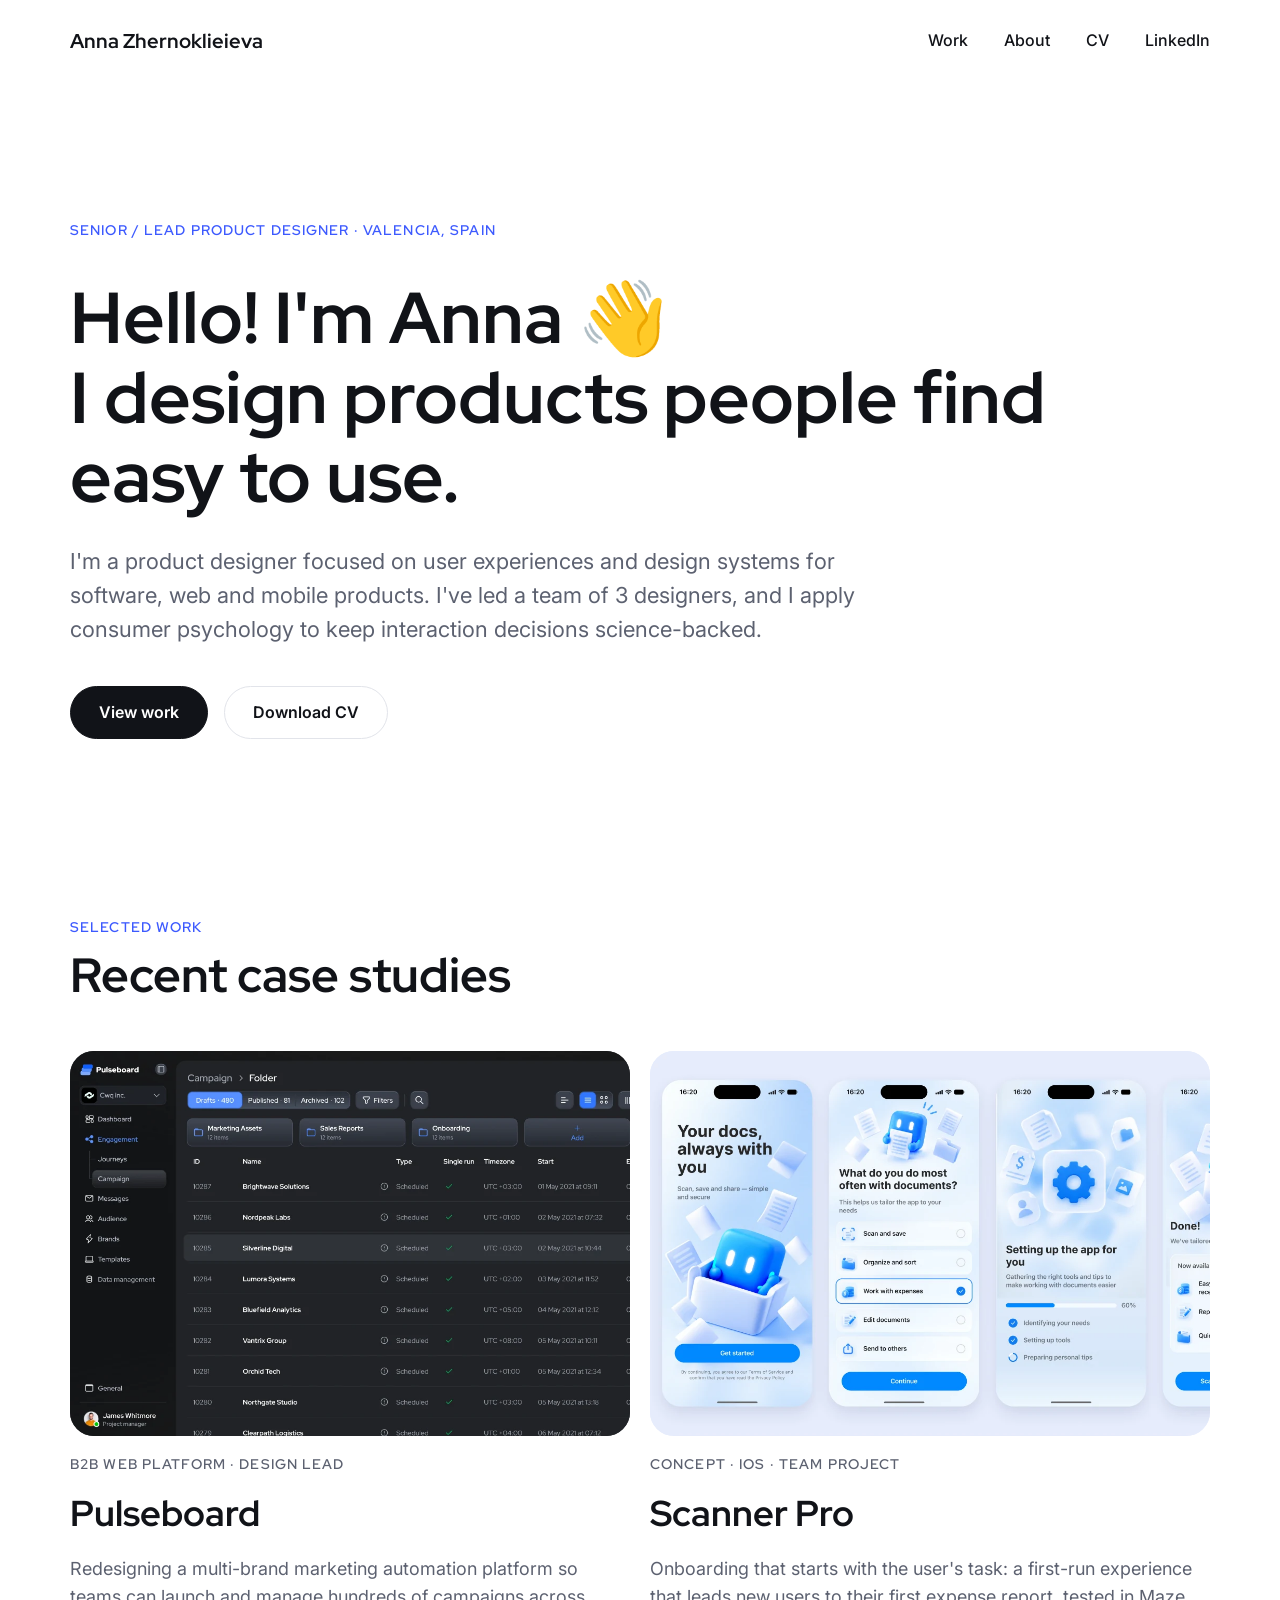
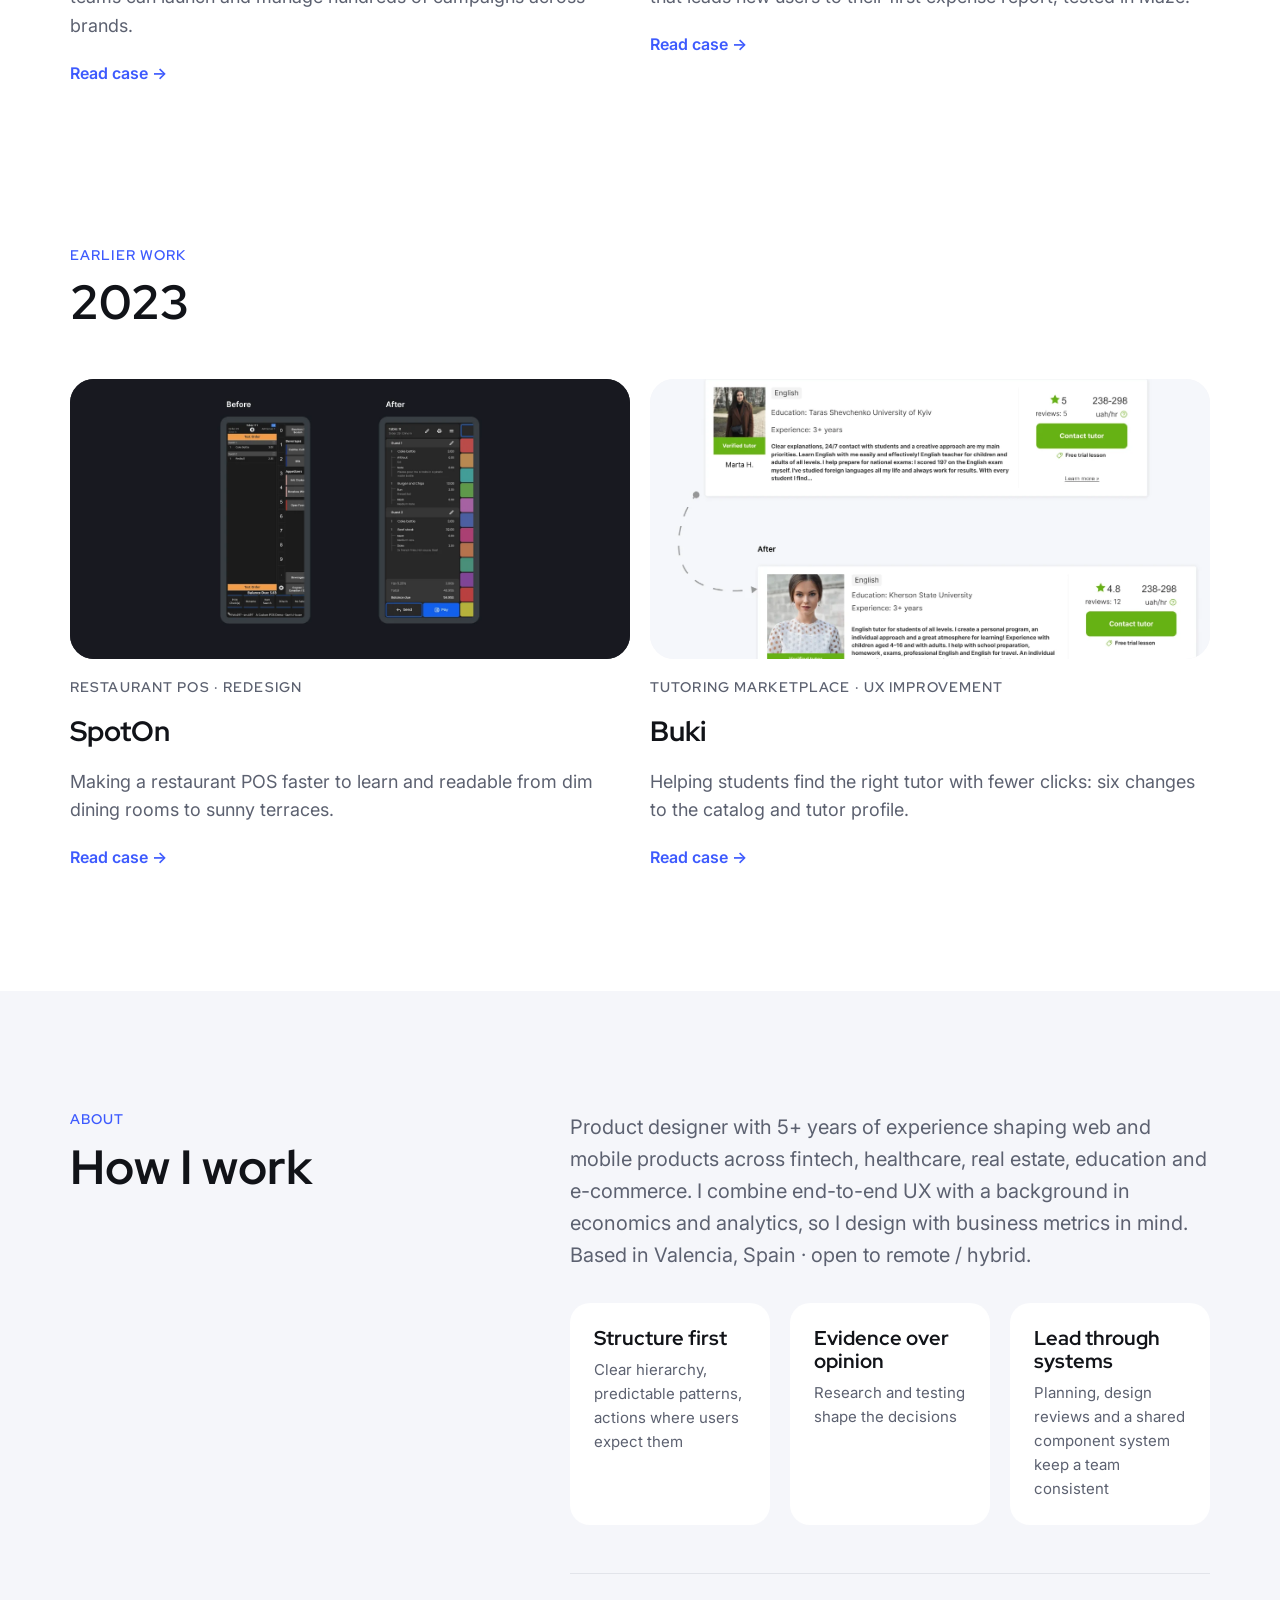
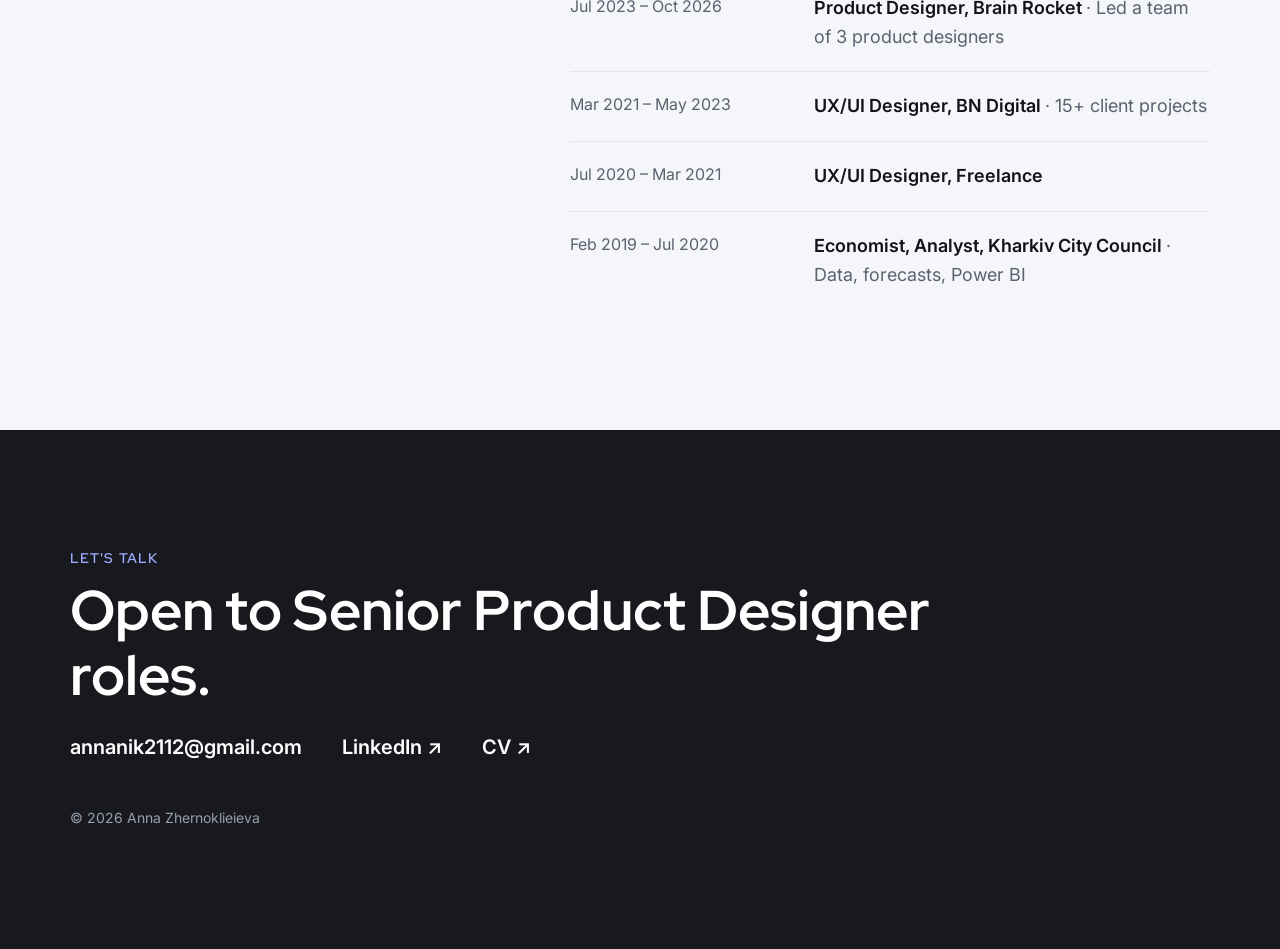
<file: index.html>
<!doctype html>
<html lang="en">
<head>
<meta charset="utf-8">
<meta name="viewport" content="width=device-width, initial-scale=1">
<title>Anna Zhernoklieieva — Senior Product Designer</title>
<meta name="description" content="Senior / Lead Product Designer with 5+ years of experience in web and mobile products. Case studies: Pulseboard, Scanner Pro, SpotOn, Buki.">
<meta property="og:title" content="Anna Zhernoklieieva — Senior Product Designer">
<meta property="og:description" content="Case studies in B2B, mobile and marketplace product design.">
<meta property="og:image" content="https://anna-design-1.github.io/img/og.jpg">
<meta property="og:type" content="website">
<link rel="icon" href="data:image/svg+xml,%3Csvg xmlns='http://www.w3.org/2000/svg' viewBox='0 0 32 32'%3E%3Crect width='32' height='32' rx='8' fill='%23111318'/%3E%3Ctext x='16' y='22' font-family='Arial' font-weight='700' font-size='18' text-anchor='middle' fill='white'%3EA%3C/text%3E%3C/svg%3E">
<link rel="preconnect" href="https://fonts.googleapis.com">
<link rel="preconnect" href="https://fonts.gstatic.com" crossorigin>
<link href="https://fonts.googleapis.com/css2?family=Inter:wght@400;500;600&family=Red+Hat+Display:wght@600;700&display=swap" rel="stylesheet">
<link rel="stylesheet" href="css/style.css">
</head>
<body>
<header class="container">
  <nav class="nav">
    <a class="logo" href="./">Anna Zhernoklieieva</a>
    <a href="#work">Work</a>
    <a href="#about">About</a>
    <a href="cv/Anna-Zhernoklieieva-CV.pdf" target="_blank" rel="noopener">CV</a>
    <a href="https://www.linkedin.com/in/anna-zhernoklieieva-3473111b2" target="_blank" rel="noopener">LinkedIn</a>
  </nav>
</header>

<main>
  <section class="container hero">
    <p class="eyebrow">Senior / Lead Product Designer · Valencia, Spain</p>
    <h1>Hello! I'm Anna 👋<br>I design products people find easy to use.</h1>
    <p class="lead">I'm a product designer focused on user experiences and design systems for software, web and mobile products. I've led a team of 3 designers, and I apply consumer psychology to keep interaction decisions science-backed.</p>
    <div class="ctas">
      <a class="btn primary" href="#work">View work</a>
      <a class="btn" href="cv/Anna-Zhernoklieieva-CV.pdf" download>Download CV</a>
    </div>
  </section>

  <section class="container section tight-top" id="work">
    <div class="section-head">
      <p class="eyebrow">Selected work</p>
      <h2>Recent case studies</h2>
    </div>
    <div class="cards">
      <a class="card" href="pulseboard.html">
        <div class="thumb night"><img src="img/pb-hero.webp" alt="Pulseboard campaigns table in dark theme" width="1300" height="722"></div>
        <p class="eyebrow">B2B web platform · Design lead</p>
        <h3>Pulseboard</h3>
        <p>Redesigning a multi-brand marketing automation platform so teams can launch and manage hundreds of campaigns across brands.</p>
        <span class="more">Read case →</span>
      </a>
      <a class="card" href="scanner-pro.html">
        <div class="thumb panel"><img src="img/sp-hero.webp" alt="Scanner Pro onboarding screens" width="1300" height="742"></div>
        <p class="eyebrow">Concept · iOS · Team project</p>
        <h3>Scanner Pro</h3>
        <p>Onboarding that starts with the user's task: a first-run experience that leads new users to their first expense report, tested in Maze.</p>
        <span class="more">Read case →</span>
      </a>
    </div>
  </section>

  <section class="container section tight-top">
    <div class="section-head">
      <p class="eyebrow">Earlier work</p>
      <h2>2023</h2>
    </div>
    <div class="cards">
      <a class="card small" href="spoton.html">
        <div class="thumb night"><img src="img/so-check.webp" alt="SpotOn check screen before and after" width="1300" height="762" style="object-position:center"></div>
        <p class="eyebrow">Restaurant POS · Redesign</p>
        <h3>SpotOn</h3>
        <p>Making a restaurant POS faster to learn and readable from dim dining rooms to sunny terraces.</p>
        <span class="more">Read case →</span>
      </a>
      <a class="card small" href="buki.html">
        <div class="thumb"><img src="img/bk-photo.webp" alt="Buki tutor card before and after" width="1300" height="817" style="object-position:center"></div>
        <p class="eyebrow">Tutoring marketplace · UX improvement</p>
        <h3>Buki</h3>
        <p>Helping students find the right tutor with fewer clicks: six changes to the catalog and tutor profile.</p>
        <span class="more">Read case →</span>
      </a>
    </div>
  </section>

  <section class="section about" id="about">
    <div class="container about-grid">
      <div>
        <p class="eyebrow">About</p>
        <h2>How I work</h2>
      </div>
      <div>
        <p class="intro">Product designer with 5+ years of experience shaping web and mobile products across fintech, healthcare, real estate, education and e-commerce. I combine end-to-end UX with a background in economics and analytics, so I design with business metrics in mind. Based in Valencia, Spain · open to remote / hybrid.</p>
        <div class="principles">
          <div class="principle"><h3>Structure first</h3><p>Clear hierarchy, predictable patterns, actions where users expect them</p></div>
          <div class="principle"><h3>Evidence over opinion</h3><p>Research and testing shape the decisions</p></div>
          <div class="principle"><h3>Lead through systems</h3><p>Planning, design reviews and a shared component system keep a team consistent</p></div>
        </div>
        <div class="timeline">
          <div class="row"><span class="when">Jul 2023 – Oct 2026</span><span class="what">Product Designer, Brain Rocket <span>· Led a team of 3 product designers</span></span></div>
          <div class="row"><span class="when">Mar 2021 – May 2023</span><span class="what">UX/UI Designer, BN Digital <span>· 15+ client projects</span></span></div>
          <div class="row"><span class="when">Jul 2020 – Mar 2021</span><span class="what">UX/UI Designer, Freelance</span></div>
          <div class="row"><span class="when">Feb 2019 – Jul 2020</span><span class="what">Economist, Analyst, Kharkiv City Council <span>· Data, forecasts, Power BI</span></span></div>
        </div>
      </div>
    </div>
  </section>

  <section class="section contact" id="contact">
    <div class="container">
      <p class="eyebrow">Let's talk</p>
      <h2>Open to Senior Product Designer roles.</h2>
      <div class="links">
        <a href="mailto:annanik2112@gmail.com">annanik2112@gmail.com</a>
        <a href="https://www.linkedin.com/in/anna-zhernoklieieva-3473111b2" target="_blank" rel="noopener">LinkedIn ↗</a>
        <a href="cv/Anna-Zhernoklieieva-CV.pdf" target="_blank" rel="noopener">CV ↗</a>
      </div>
      <p class="copy">© 2026 Anna Zhernoklieieva</p>
    </div>
  </section>
</main>
</body>
</html>
</file>
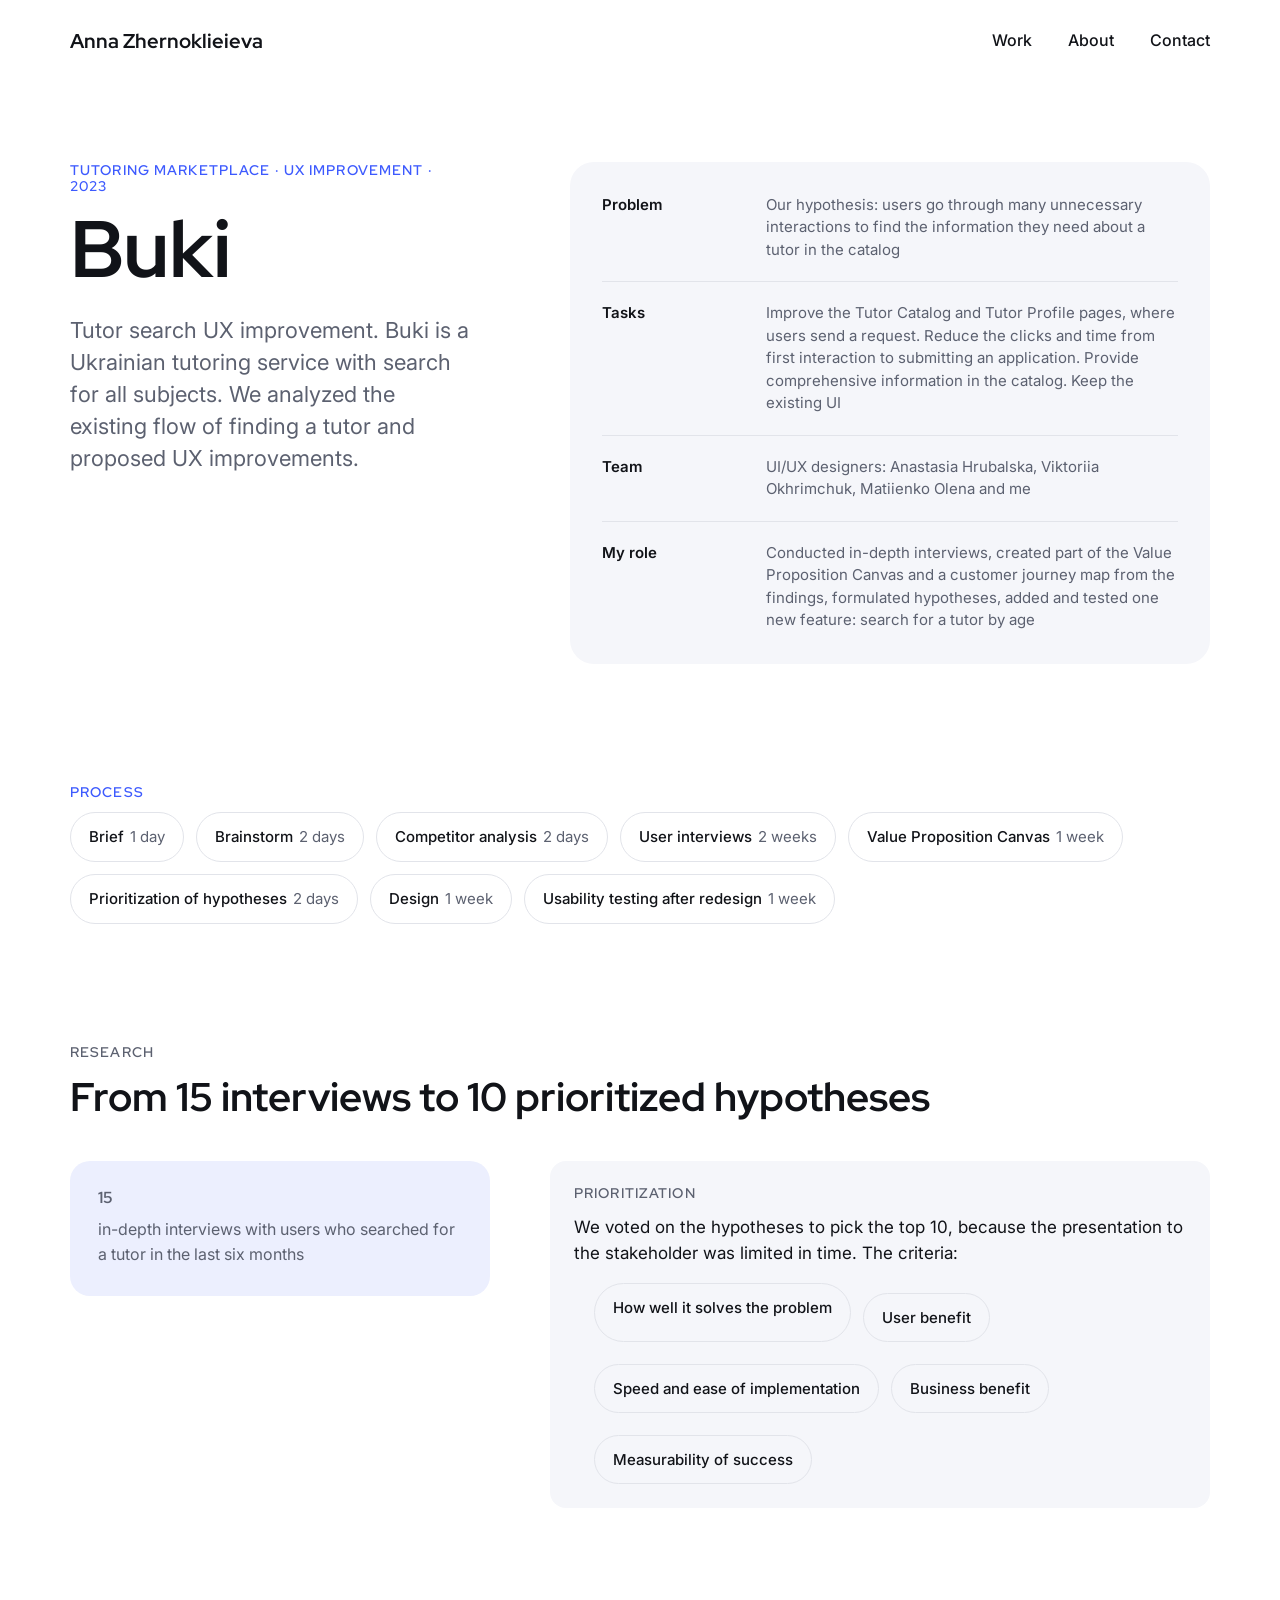
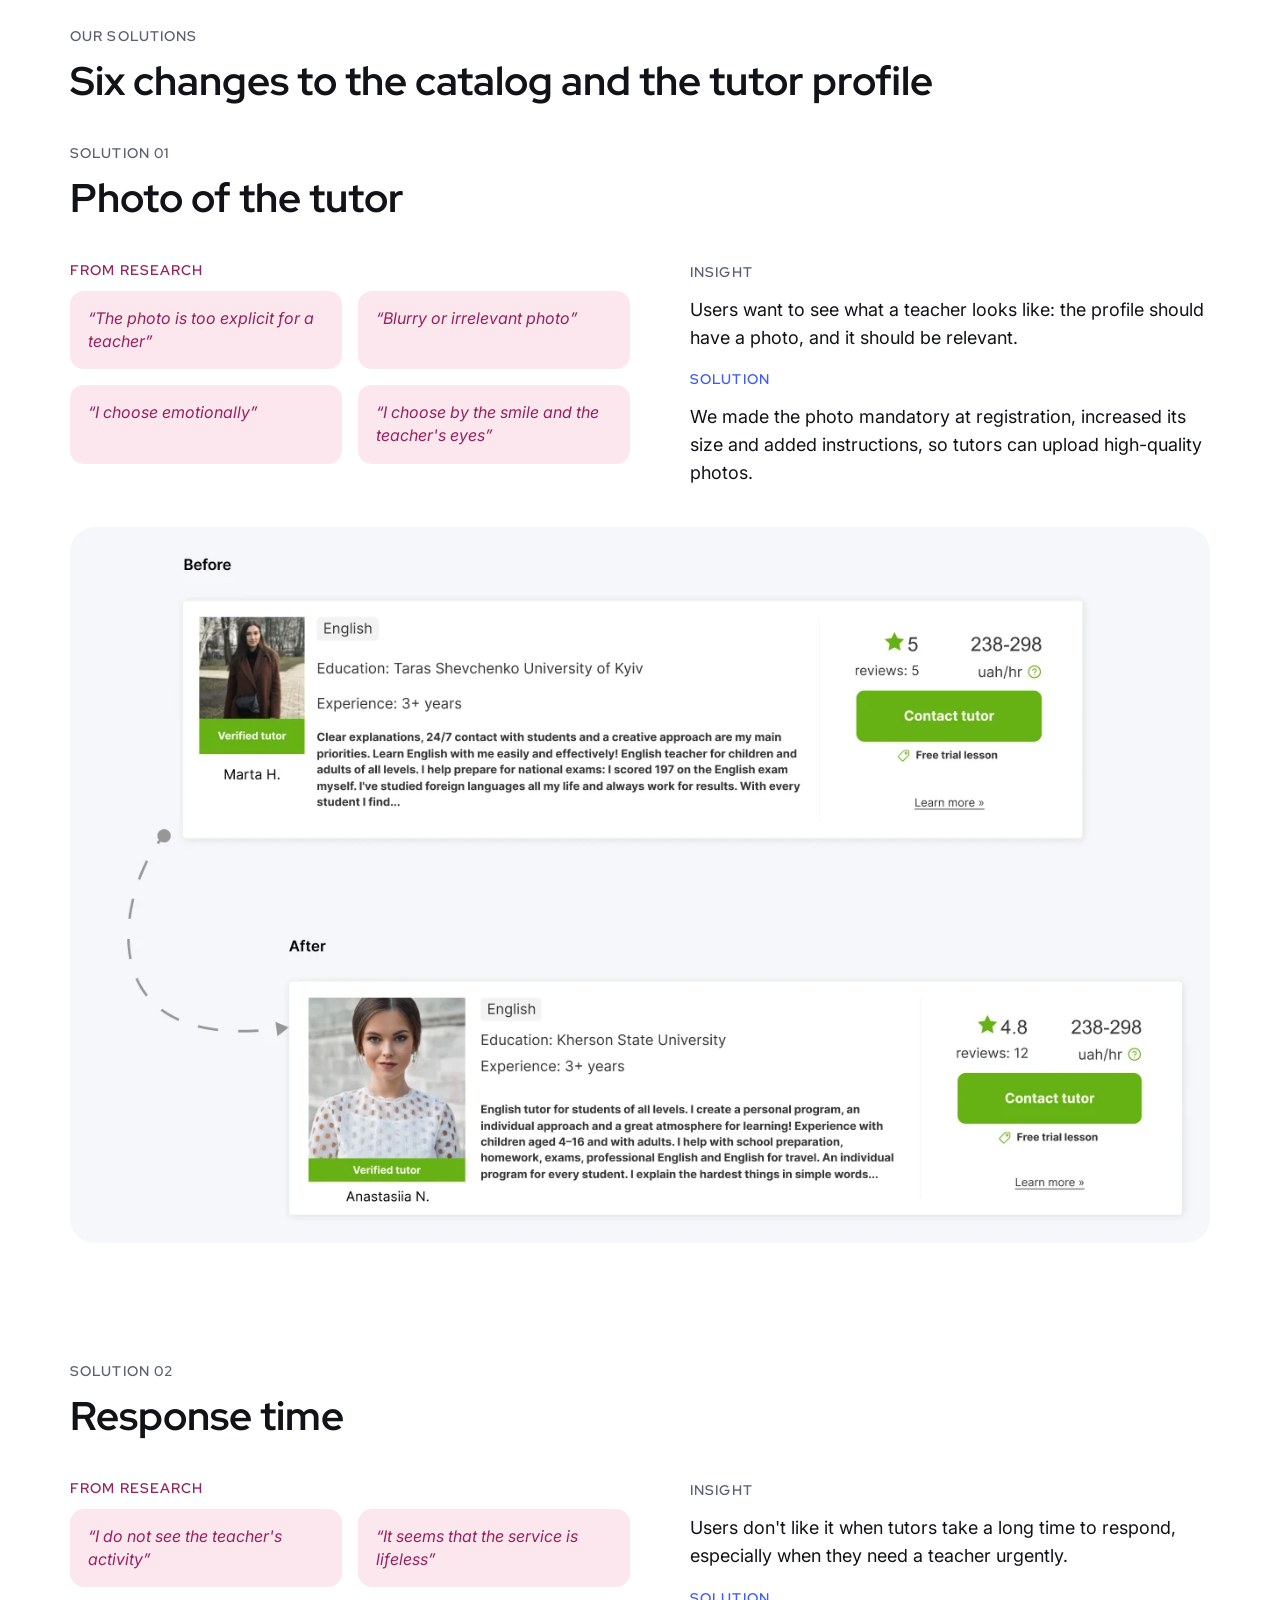
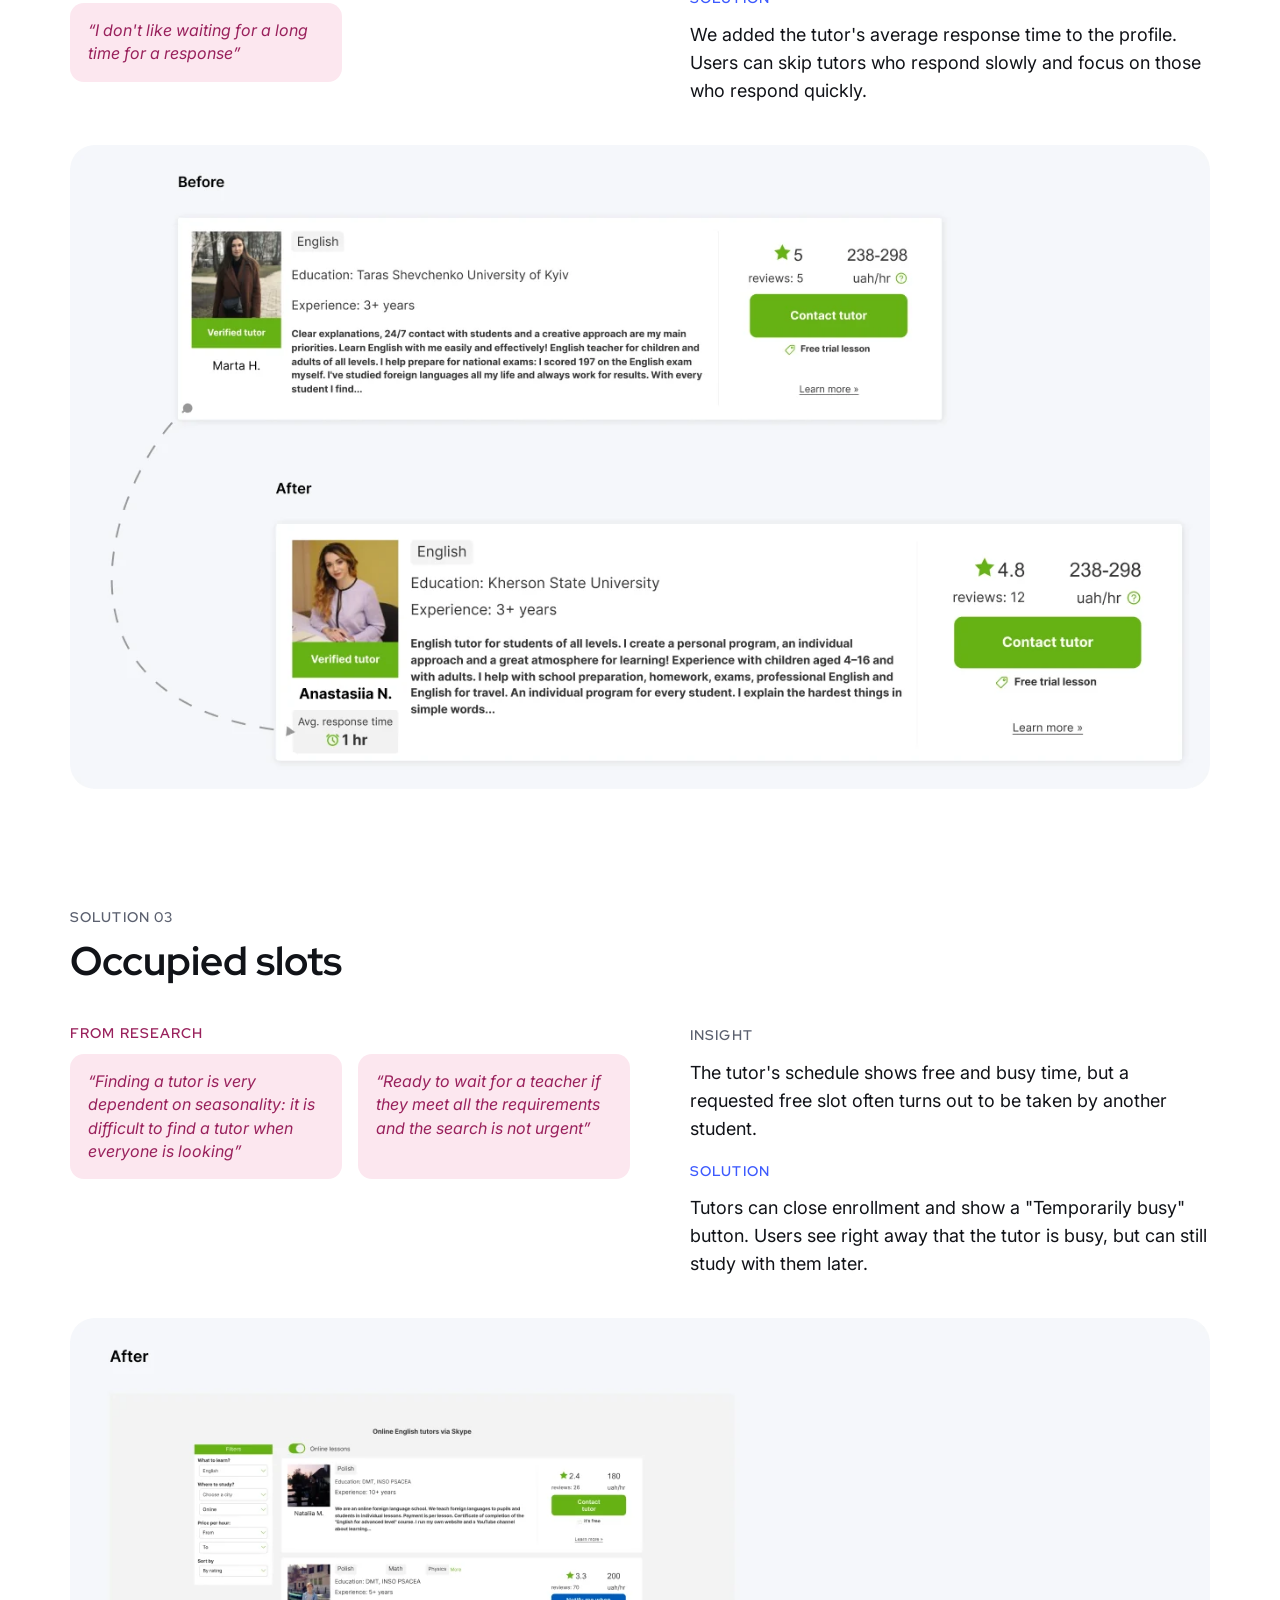
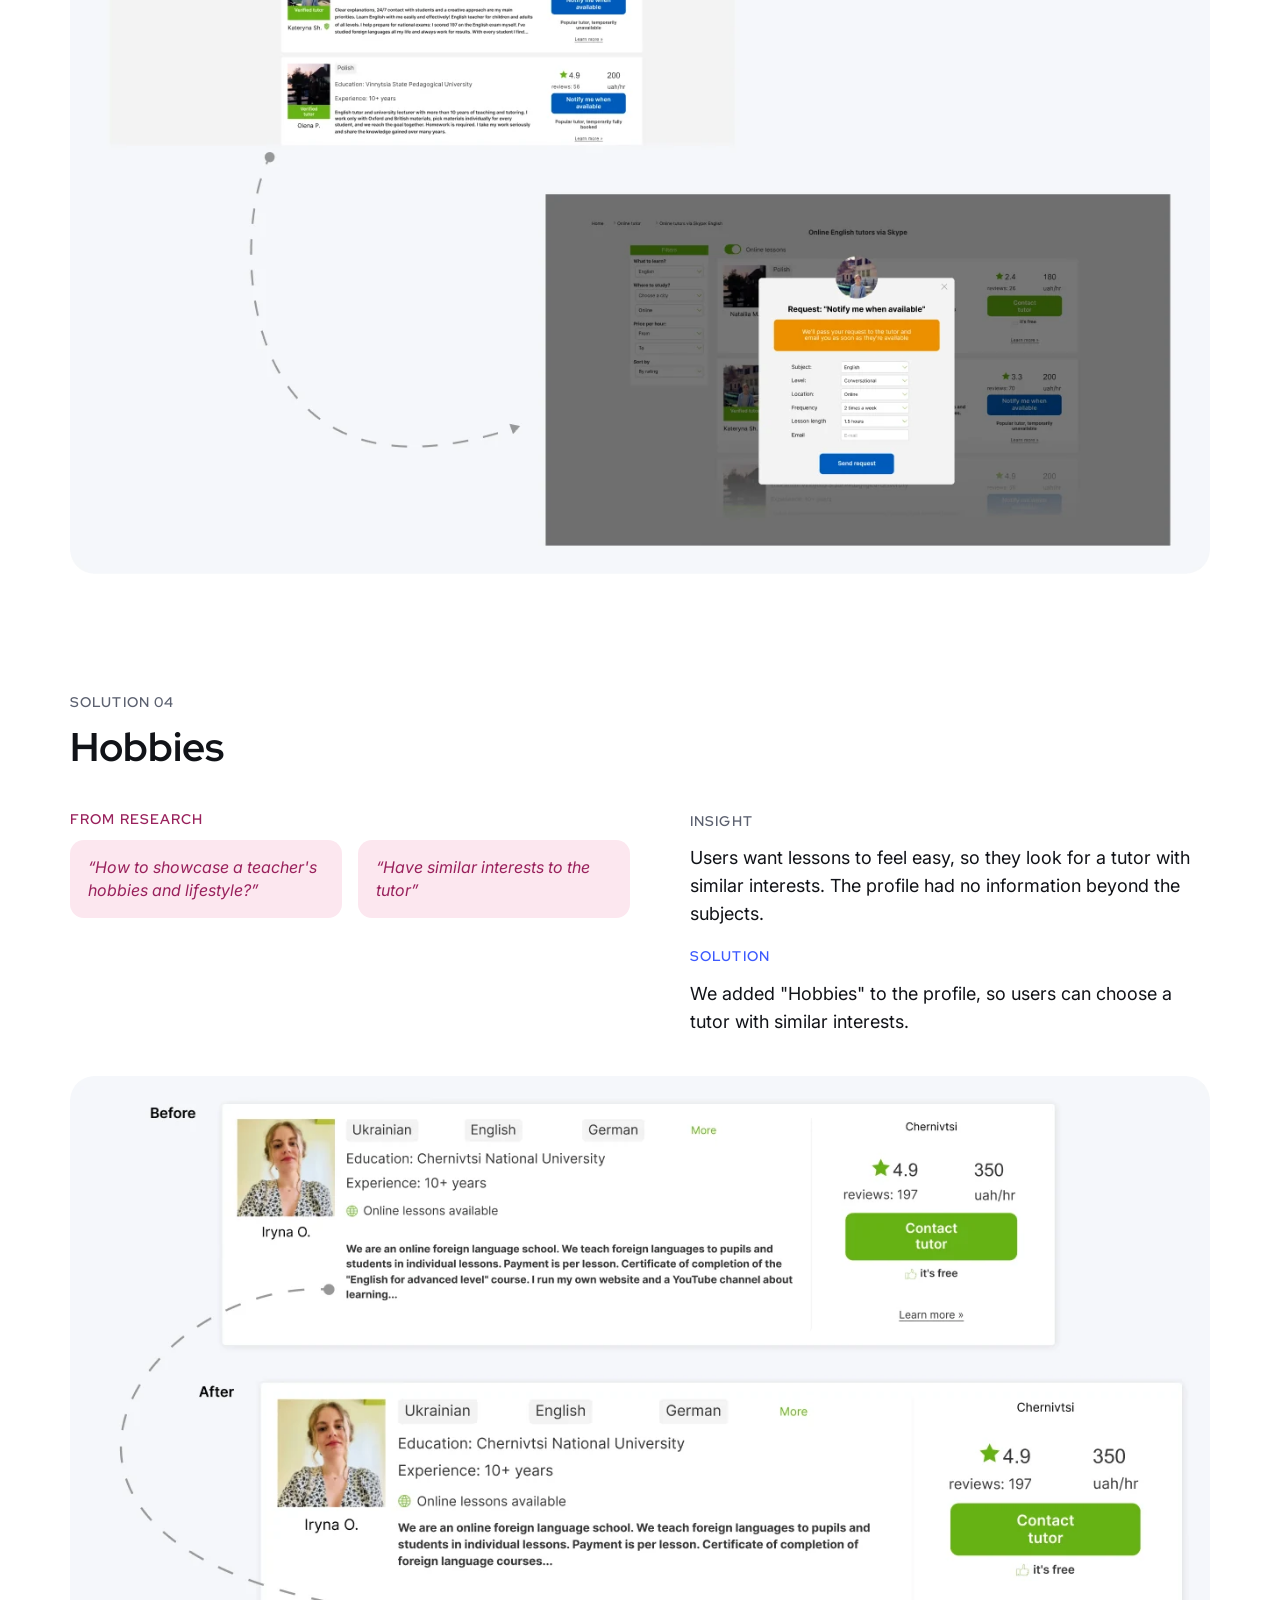
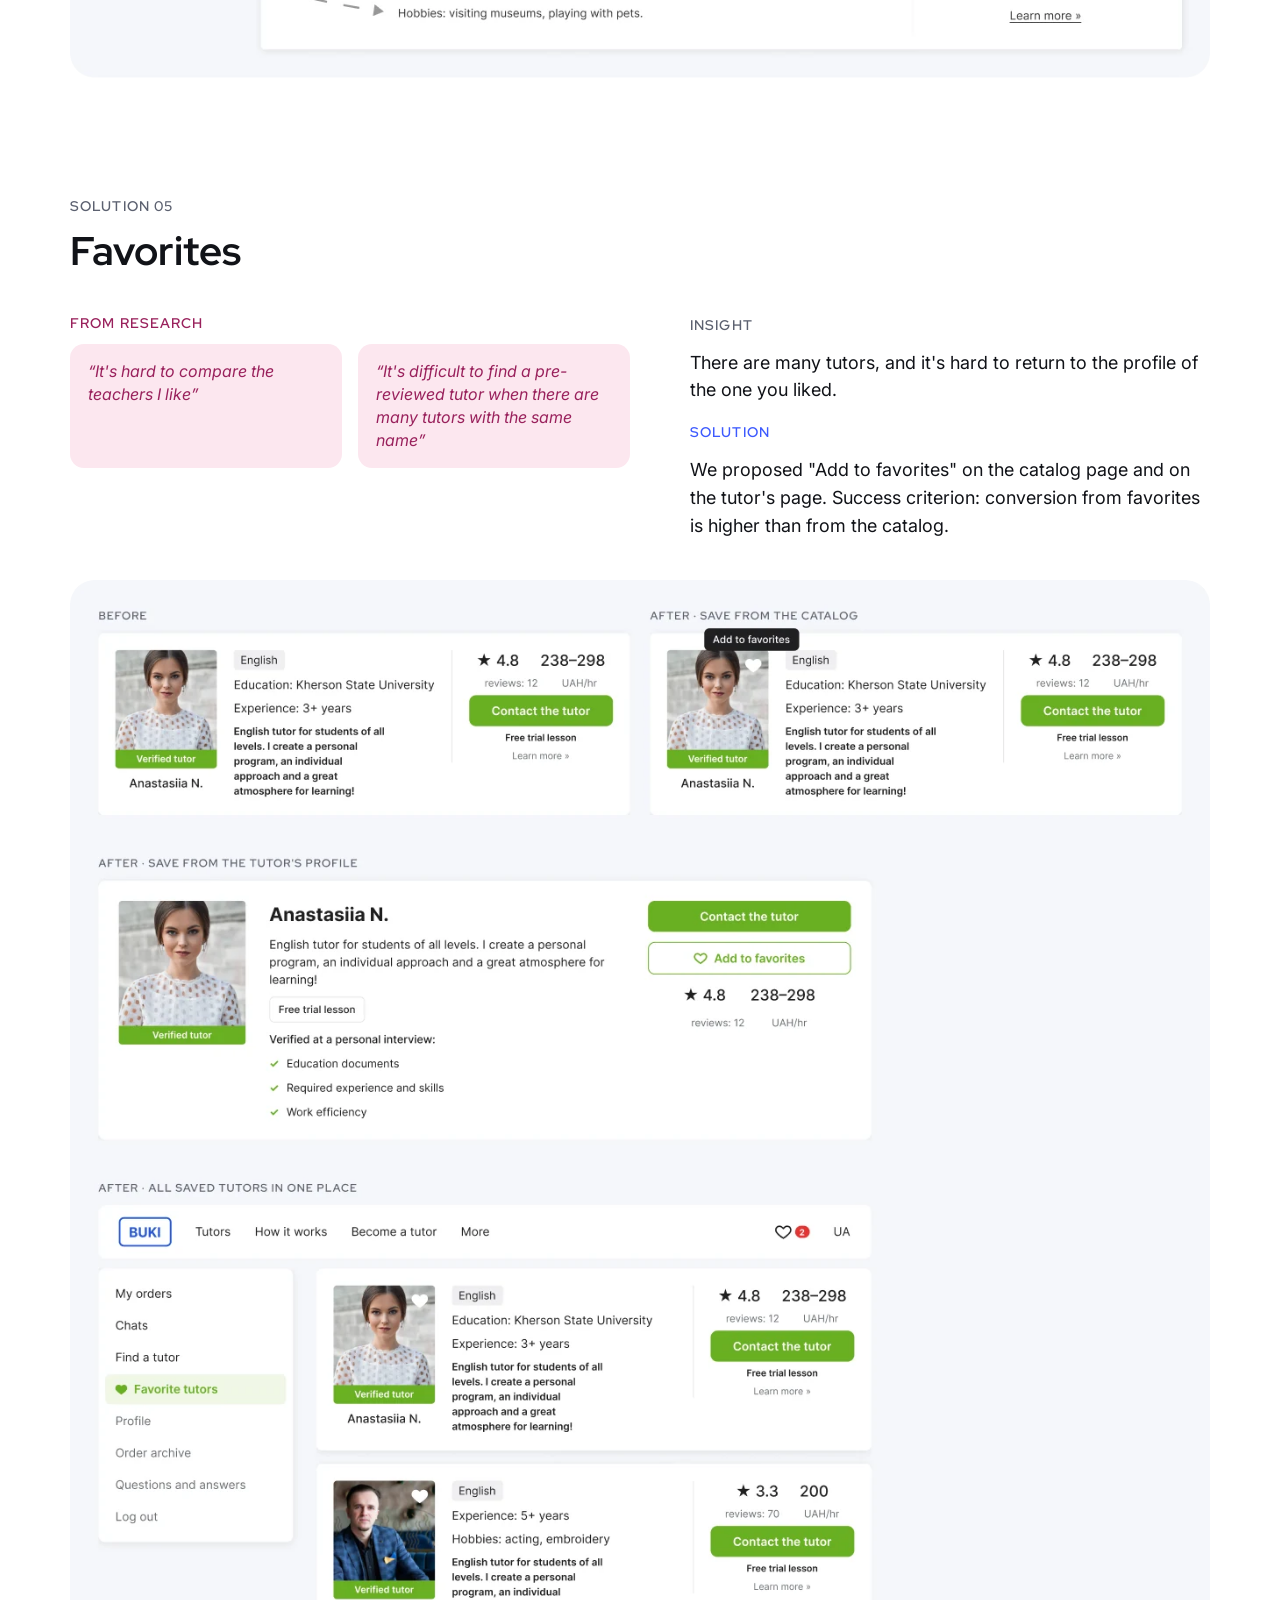
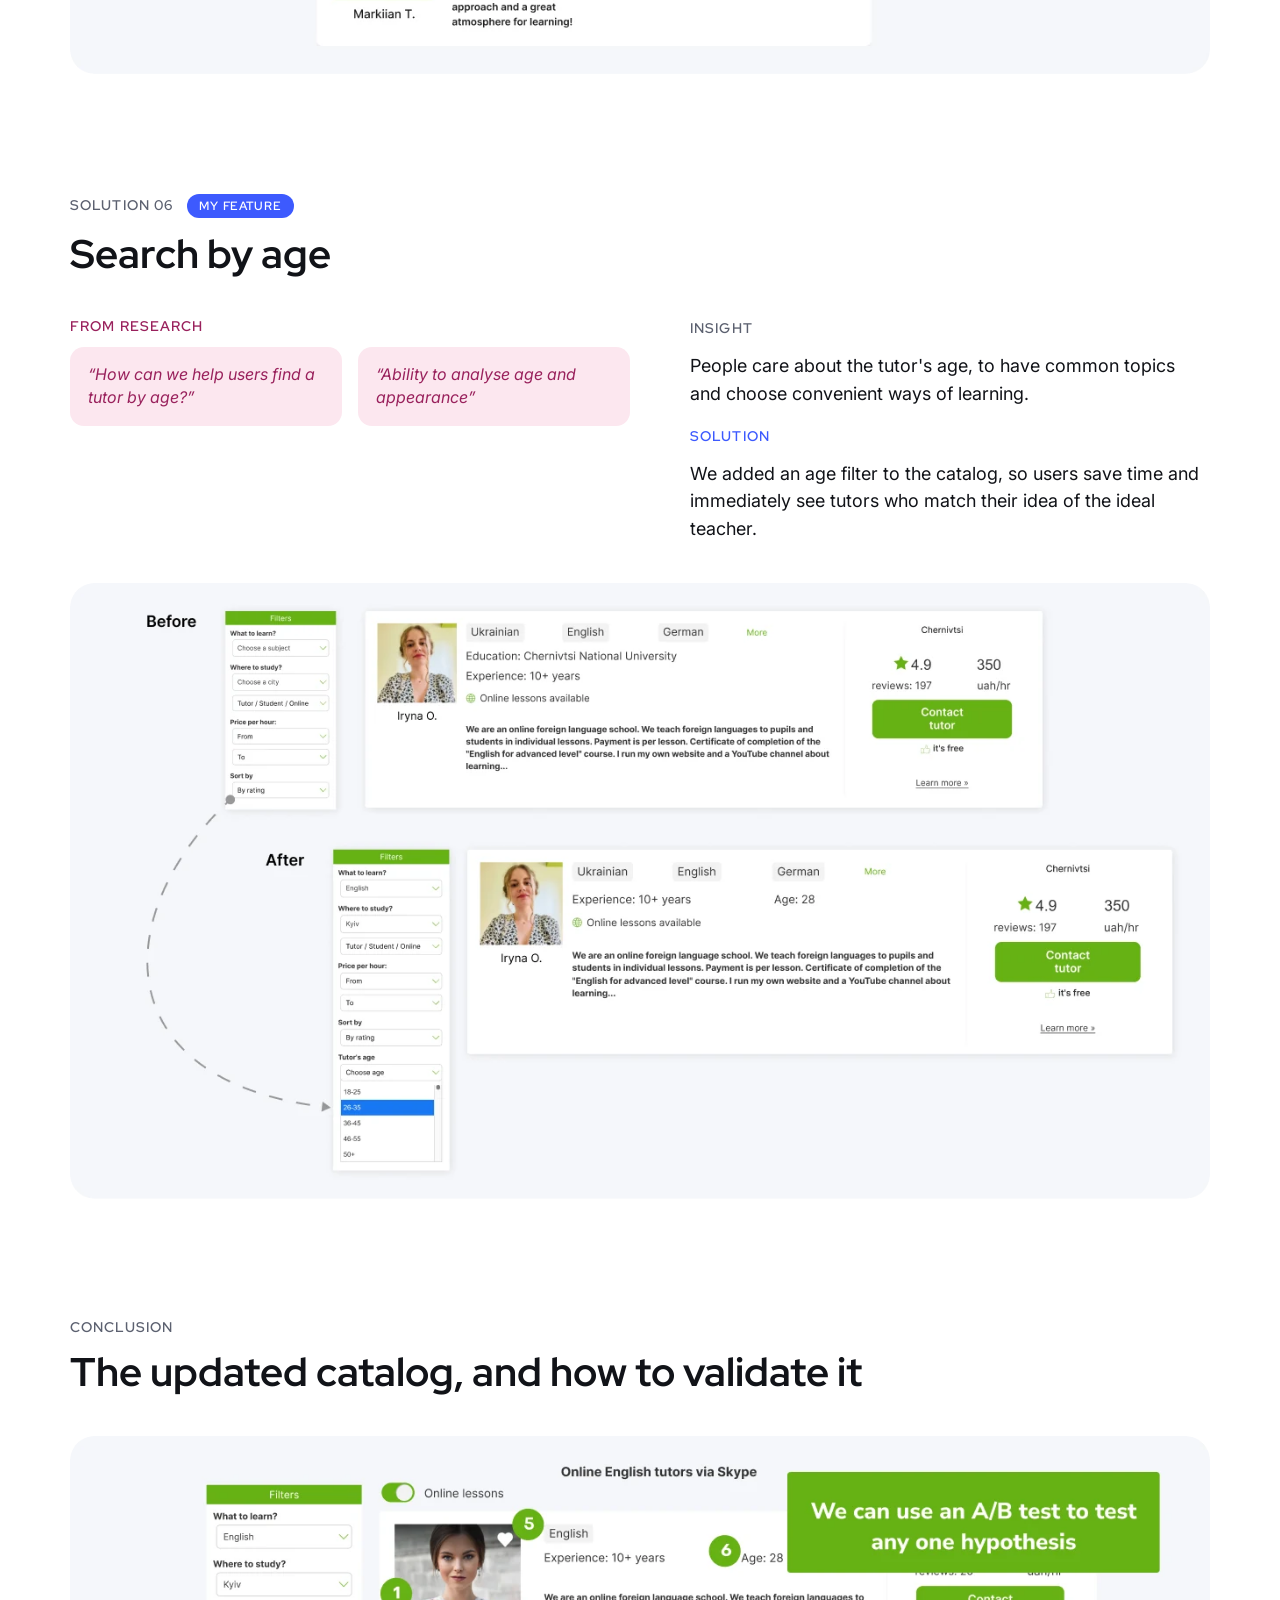
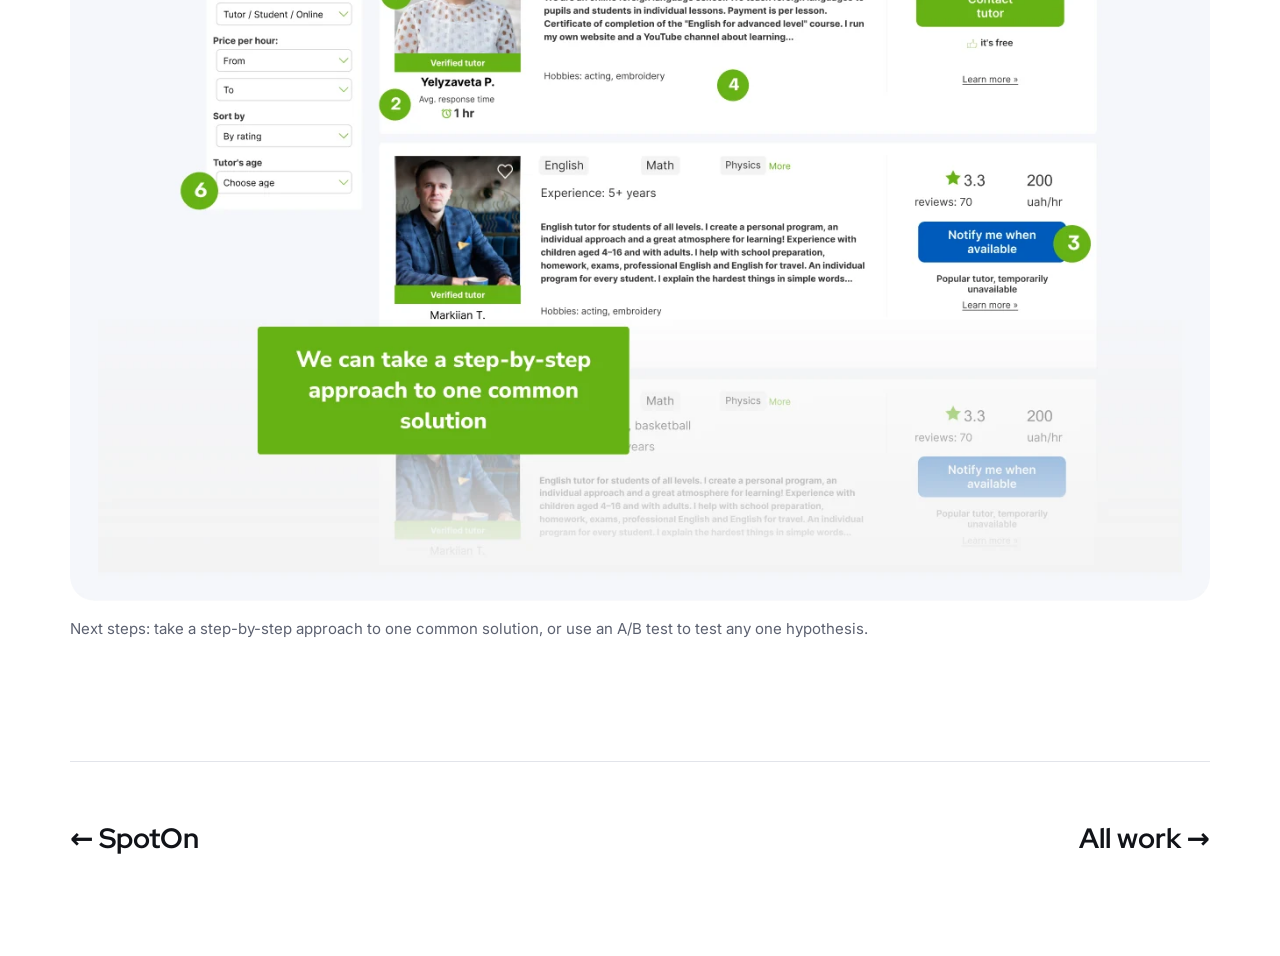
<file: buki.html>
<!doctype html>
<html lang="en">
<head>
<meta charset="utf-8">
<meta name="viewport" content="width=device-width, initial-scale=1">
<title>Buki — Anna Zhernoklieieva</title>
<meta name="description" content="Tutor search UX improvement, 2023.">
<meta property="og:title" content="Buki — case study">
<meta property="og:image" content="https://anna-design-1.github.io/img/og.jpg">
<link rel="icon" href="data:image/svg+xml,%3Csvg xmlns='http://www.w3.org/2000/svg' viewBox='0 0 32 32'%3E%3Crect width='32' height='32' rx='8' fill='%23111318'/%3E%3Ctext x='16' y='22' font-family='Arial' font-weight='700' font-size='18' text-anchor='middle' fill='white'%3EA%3C/text%3E%3C/svg%3E">
<link rel="preconnect" href="https://fonts.googleapis.com">
<link rel="preconnect" href="https://fonts.gstatic.com" crossorigin>
<link href="https://fonts.googleapis.com/css2?family=Inter:wght@400;500;600&family=Red+Hat+Display:wght@600;700&display=swap" rel="stylesheet">
<link rel="stylesheet" href="css/style.css">
</head>
<body>
<header class="container">
  <nav class="nav">
    <a class="logo" href="./">Anna Zhernoklieieva</a>
    <a href="./#work">Work</a>
    <a href="./#about">About</a>
    <a href="./#contact">Contact</a>
  </nav>
</header>

<main class="container">
  <section class="case-hero">
    <div>
      <p class="eyebrow">Tutoring marketplace · UX improvement · 2023</p>
      <h1>Buki</h1>
      <p class="sub">Tutor search UX improvement. Buki is a Ukrainian tutoring service with search for all subjects. We analyzed the existing flow of finding a tutor and proposed UX improvements.</p>
    </div>
    <dl class="summary">
      <div><dt>Problem</dt><dd>Our hypothesis: users go through many unnecessary interactions to find the information they need about a tutor in the catalog</dd></div>
      <div><dt>Tasks</dt><dd>Improve the Tutor Catalog and Tutor Profile pages, where users send a request. Reduce the clicks and time from first interaction to submitting an application. Provide comprehensive information in the catalog. Keep the existing UI</dd></div>
      <div><dt>Team</dt><dd>UI/UX designers: Anastasia Hrubalska, Viktoriia Okhrimchuk, Matiienko Olena and me</dd></div>
      <div><dt>My role</dt><dd>Conducted in-depth interviews, created part of the Value Proposition Canvas and a customer journey map from the findings, formulated hypotheses, added and tested one new feature: search for a tutor by age</dd></div>
    </dl>
  </section>

  <section class="block">
    <p class="eyebrow">Process</p>
    <ul class="chips">
      <li>Brief<span>1 day</span></li><li>Brainstorm<span>2 days</span></li><li>Competitor analysis<span>2 days</span></li><li>User interviews<span>2 weeks</span></li>
      <li>Value Proposition Canvas<span>1 week</span></li><li>Prioritization of hypotheses<span>2 days</span></li><li>Design<span>1 week</span></li><li>Usability testing after redesign<span>1 week</span></li>
    </ul>
  </section>

  <section class="block">
    <div class="block-head"><p class="eyebrow">Research</p><h2>From 15 interviews to 10 prioritized hypotheses</h2></div>
    <div class="side">
      <div class="tile accent"><p class="stat">15</p><p>in-depth interviews with users who searched for a tutor in the last six months</p></div>
      <div class="callout"><p class="eyebrow muted">Prioritization</p><p style="margin-bottom:16px">We voted on the hypotheses to pick the top 10, because the presentation to the stakeholder was limited in time. The criteria:</p>
        <ul class="chips"><li>How well it solves the problem</li><li>User benefit</li><li>Speed and ease of implementation</li><li>Business benefit</li><li>Measurability of success</li></ul></div>
    </div>
  </section>

  <section class="block-head">
    <p class="eyebrow">Our solutions</p>
    <h2 style="font-size:40px">Six changes to the catalog and the tutor profile</h2>
  </section>

  <section class="block">
    <div class="block-head"><p class="eyebrow">Solution 01</p><h2>Photo of the tutor</h2></div>
    <div class="side wide">
      <div><p class="eyebrow pink">From research</p><div class="quotes"><p class="quote">“The photo is too explicit for a teacher”</p><p class="quote">“Blurry or irrelevant photo”</p><p class="quote">“I choose emotionally”</p><p class="quote">“I choose by the smile and the teacher's eyes”</p></div></div>
      <div class="leads"><div><p class="eyebrow muted">Insight</p><p>Users want to see what a teacher looks like: the profile should have a photo, and it should be relevant.</p></div><div><p class="eyebrow">Solution</p><p>We made the photo mandatory at registration, increased its size and added instructions, so tutors can upload high-quality photos.</p></div></div>
    </div>
    <figure><img src="img/bk-photo.webp" alt="Tutor card before and after: larger photo" width="1300" height="817" loading="lazy"></figure>
  </section>

  <section class="block">
    <div class="block-head"><p class="eyebrow">Solution 02</p><h2>Response time</h2></div>
    <div class="side wide">
      <div><p class="eyebrow pink">From research</p><div class="quotes"><p class="quote">“I do not see the teacher's activity”</p><p class="quote">“It seems that the service is lifeless”</p><p class="quote">“I don't like waiting for a long time for a response”</p></div></div>
      <div class="leads"><div><p class="eyebrow muted">Insight</p><p>Users don't like it when tutors take a long time to respond, especially when they need a teacher urgently.</p></div><div><p class="eyebrow">Solution</p><p>We added the tutor's average response time to the profile. Users can skip tutors who respond slowly and focus on those who respond quickly.</p></div></div>
    </div>
    <figure><img src="img/bk-response.webp" alt="Tutor card with average response time" width="1300" height="734" loading="lazy"></figure>
  </section>

  <section class="block">
    <div class="block-head"><p class="eyebrow">Solution 03</p><h2>Occupied slots</h2></div>
    <div class="side wide">
      <div><p class="eyebrow pink">From research</p><div class="quotes"><p class="quote">“Finding a tutor is very dependent on seasonality: it is difficult to find a tutor when everyone is looking”</p><p class="quote">“Ready to wait for a teacher if they meet all the requirements and the search is not urgent”</p></div></div>
      <div class="leads"><div><p class="eyebrow muted">Insight</p><p>The tutor's schedule shows free and busy time, but a requested free slot often turns out to be taken by another student.</p></div><div><p class="eyebrow">Solution</p><p>Tutors can close enrollment and show a "Temporarily busy" button. Users see right away that the tutor is busy, but can still study with them later.</p></div></div>
    </div>
    <figure><img src="img/bk-slots.webp" alt="Catalog with Notify me when available and request form" width="1300" height="976" loading="lazy"></figure>
  </section>

  <section class="block">
    <div class="block-head"><p class="eyebrow">Solution 04</p><h2>Hobbies</h2></div>
    <div class="side wide">
      <div><p class="eyebrow pink">From research</p><div class="quotes"><p class="quote">“How to showcase a teacher's hobbies and lifestyle?”</p><p class="quote">“Have similar interests to the tutor”</p></div></div>
      <div class="leads"><div><p class="eyebrow muted">Insight</p><p>Users want lessons to feel easy, so they look for a tutor with similar interests. The profile had no information beyond the subjects.</p></div><div><p class="eyebrow">Solution</p><p>We added "Hobbies" to the profile, so users can choose a tutor with similar interests.</p></div></div>
    </div>
    <figure><img src="img/bk-hobby.webp" alt="Tutor card with hobbies" width="1300" height="687" loading="lazy"></figure>
  </section>

  <section class="block">
    <div class="block-head"><p class="eyebrow">Solution 05</p><h2>Favorites</h2></div>
    <div class="side wide">
      <div><p class="eyebrow pink">From research</p><div class="quotes"><p class="quote">“It's hard to compare the teachers I like”</p><p class="quote">“It's difficult to find a pre-reviewed tutor when there are many tutors with the same name”</p></div></div>
      <div class="leads"><div><p class="eyebrow muted">Insight</p><p>There are many tutors, and it's hard to return to the profile of the one you liked.</p></div><div><p class="eyebrow">Solution</p><p>We proposed "Add to favorites" on the catalog page and on the tutor's page. Success criterion: conversion from favorites is higher than from the catalog.</p></div></div>
    </div>
    <figure><img src="img/bk-favorites.webp" alt="Add to favorites in the catalog, profile and favorites list" width="1300" height="1248" loading="lazy"></figure>
  </section>

  <section class="block">
    <div class="block-head"><p class="eyebrow">Solution 06 <span class="tag">My feature</span></p><h2>Search by age</h2></div>
    <div class="side wide">
      <div><p class="eyebrow pink">From research</p><div class="quotes"><p class="quote">“How can we help users find a tutor by age?”</p><p class="quote">“Ability to analyse age and appearance”</p></div></div>
      <div class="leads"><div><p class="eyebrow muted">Insight</p><p>People care about the tutor's age, to have common topics and choose convenient ways of learning.</p></div><div><p class="eyebrow">Solution</p><p>We added an age filter to the catalog, so users save time and immediately see tutors who match their idea of the ideal teacher.</p></div></div>
    </div>
    <figure><img src="img/bk-age.webp" alt="Catalog filters with tutor's age" width="1300" height="702" loading="lazy"></figure>
  </section>

  <section class="block">
    <div class="block-head"><p class="eyebrow">Conclusion</p><h2>The updated catalog, and how to validate it</h2></div>
    <figure><img src="img/bk-final.webp" alt="Updated catalog with all changes marked" width="1300" height="873" loading="lazy"><figcaption>Next steps: take a step-by-step approach to one common solution, or use an A/B test to test any one hypothesis.</figcaption></figure>
  </section>

  <nav class="next-case"><a href="spoton.html">← SpotOn</a><a href="./">All work →</a></nav>
</main>
</body>
</html>
</file>
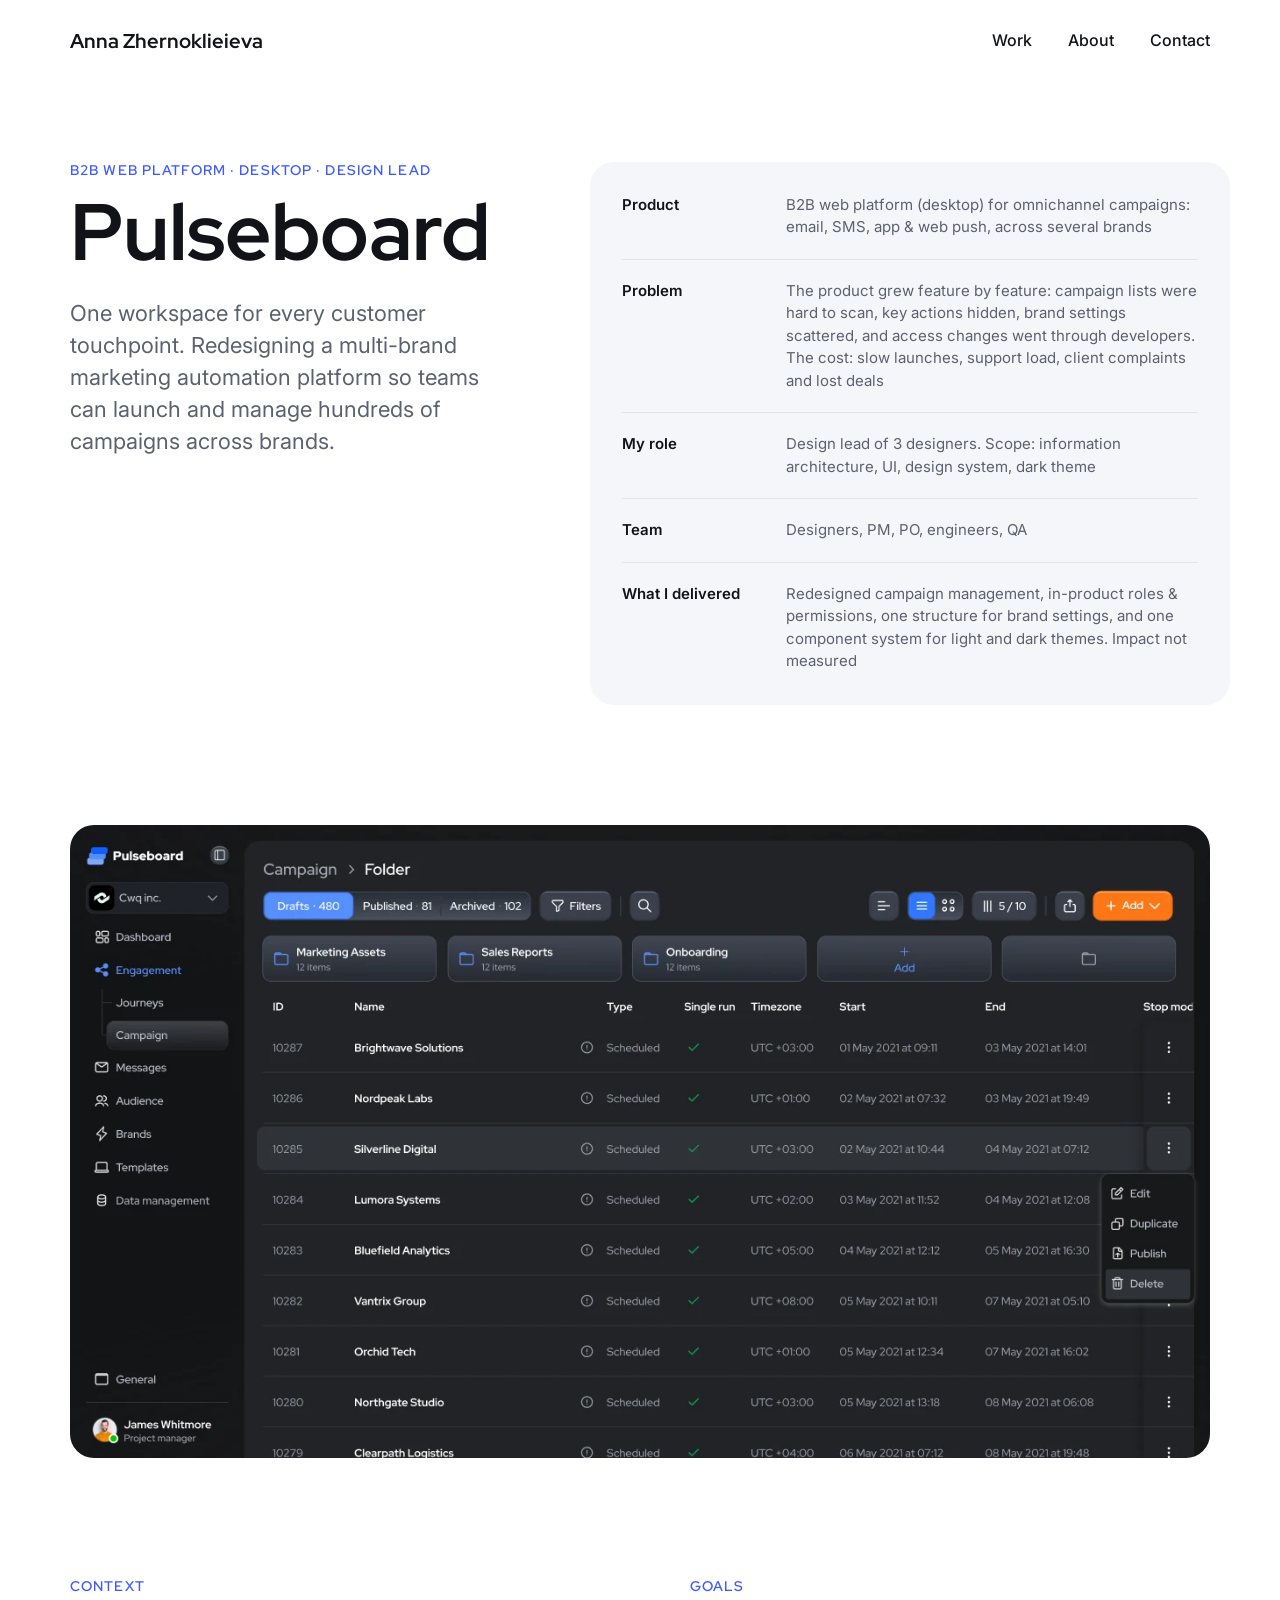
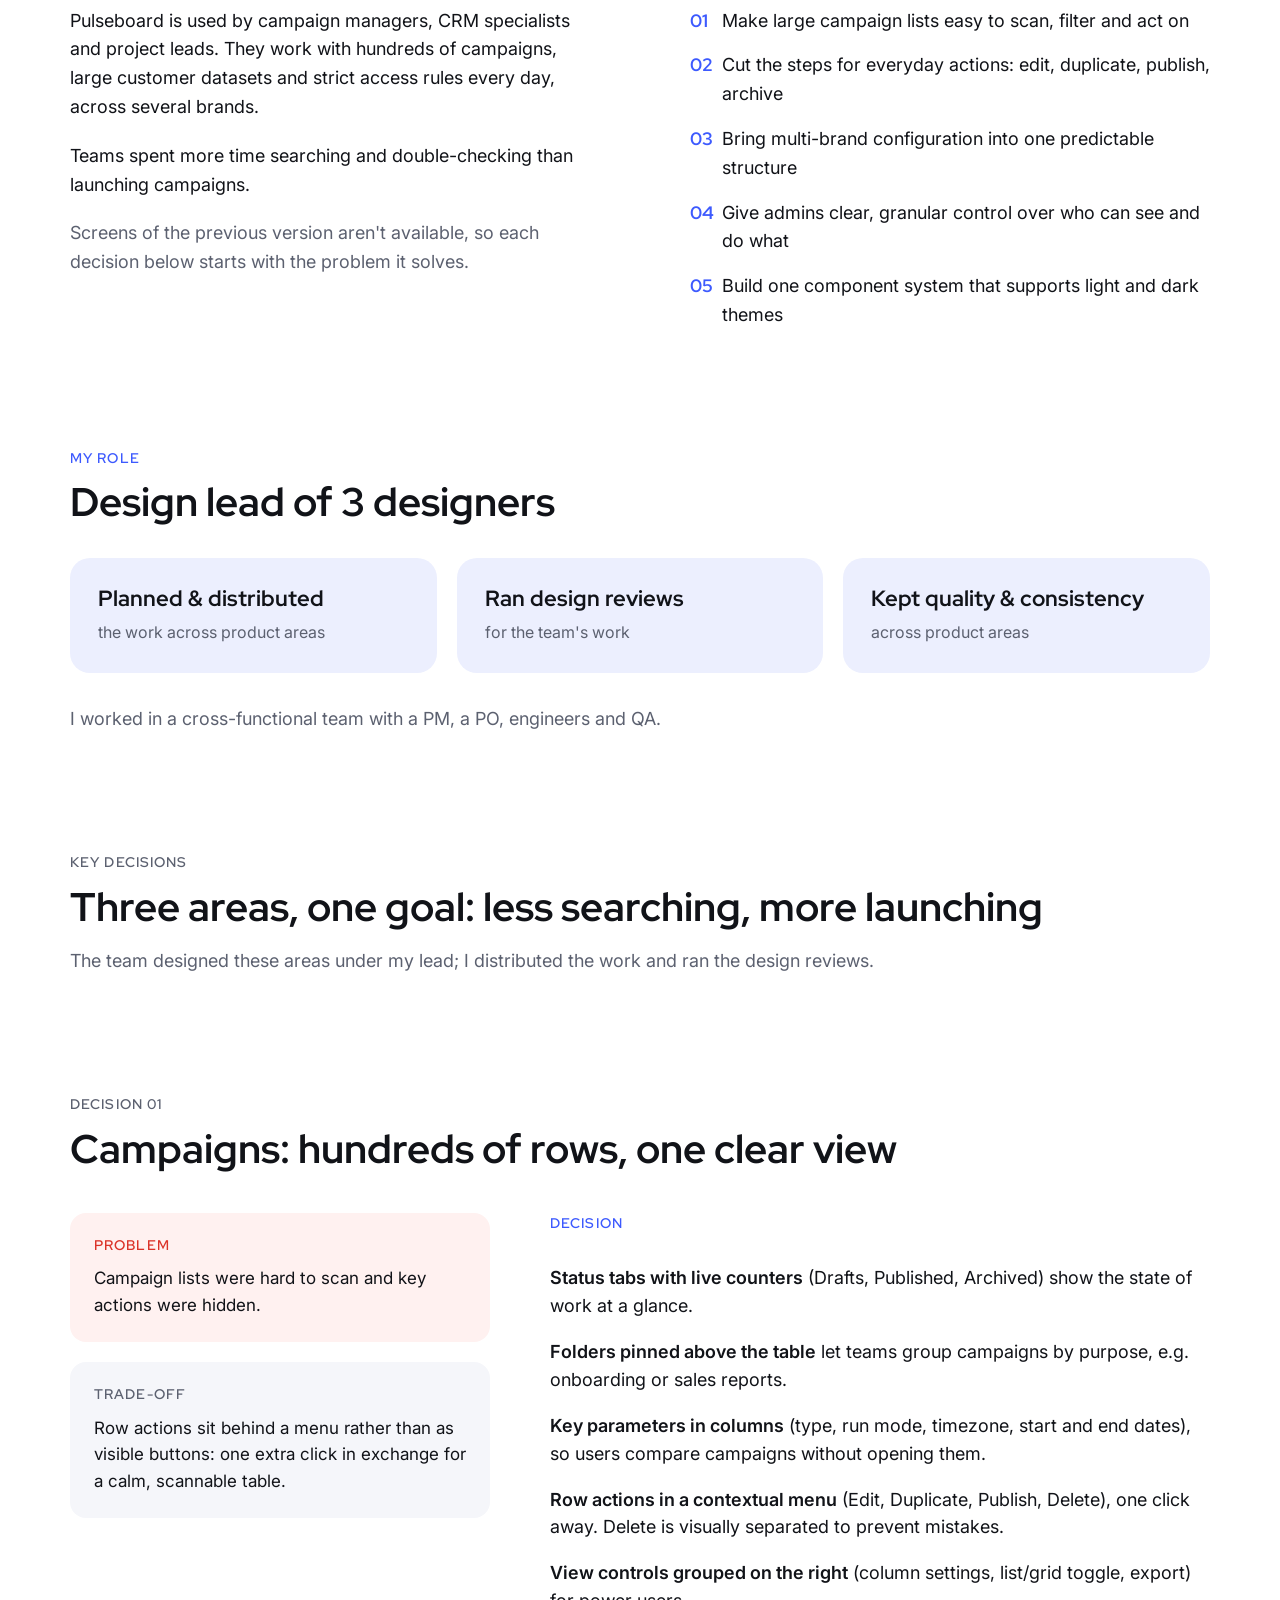
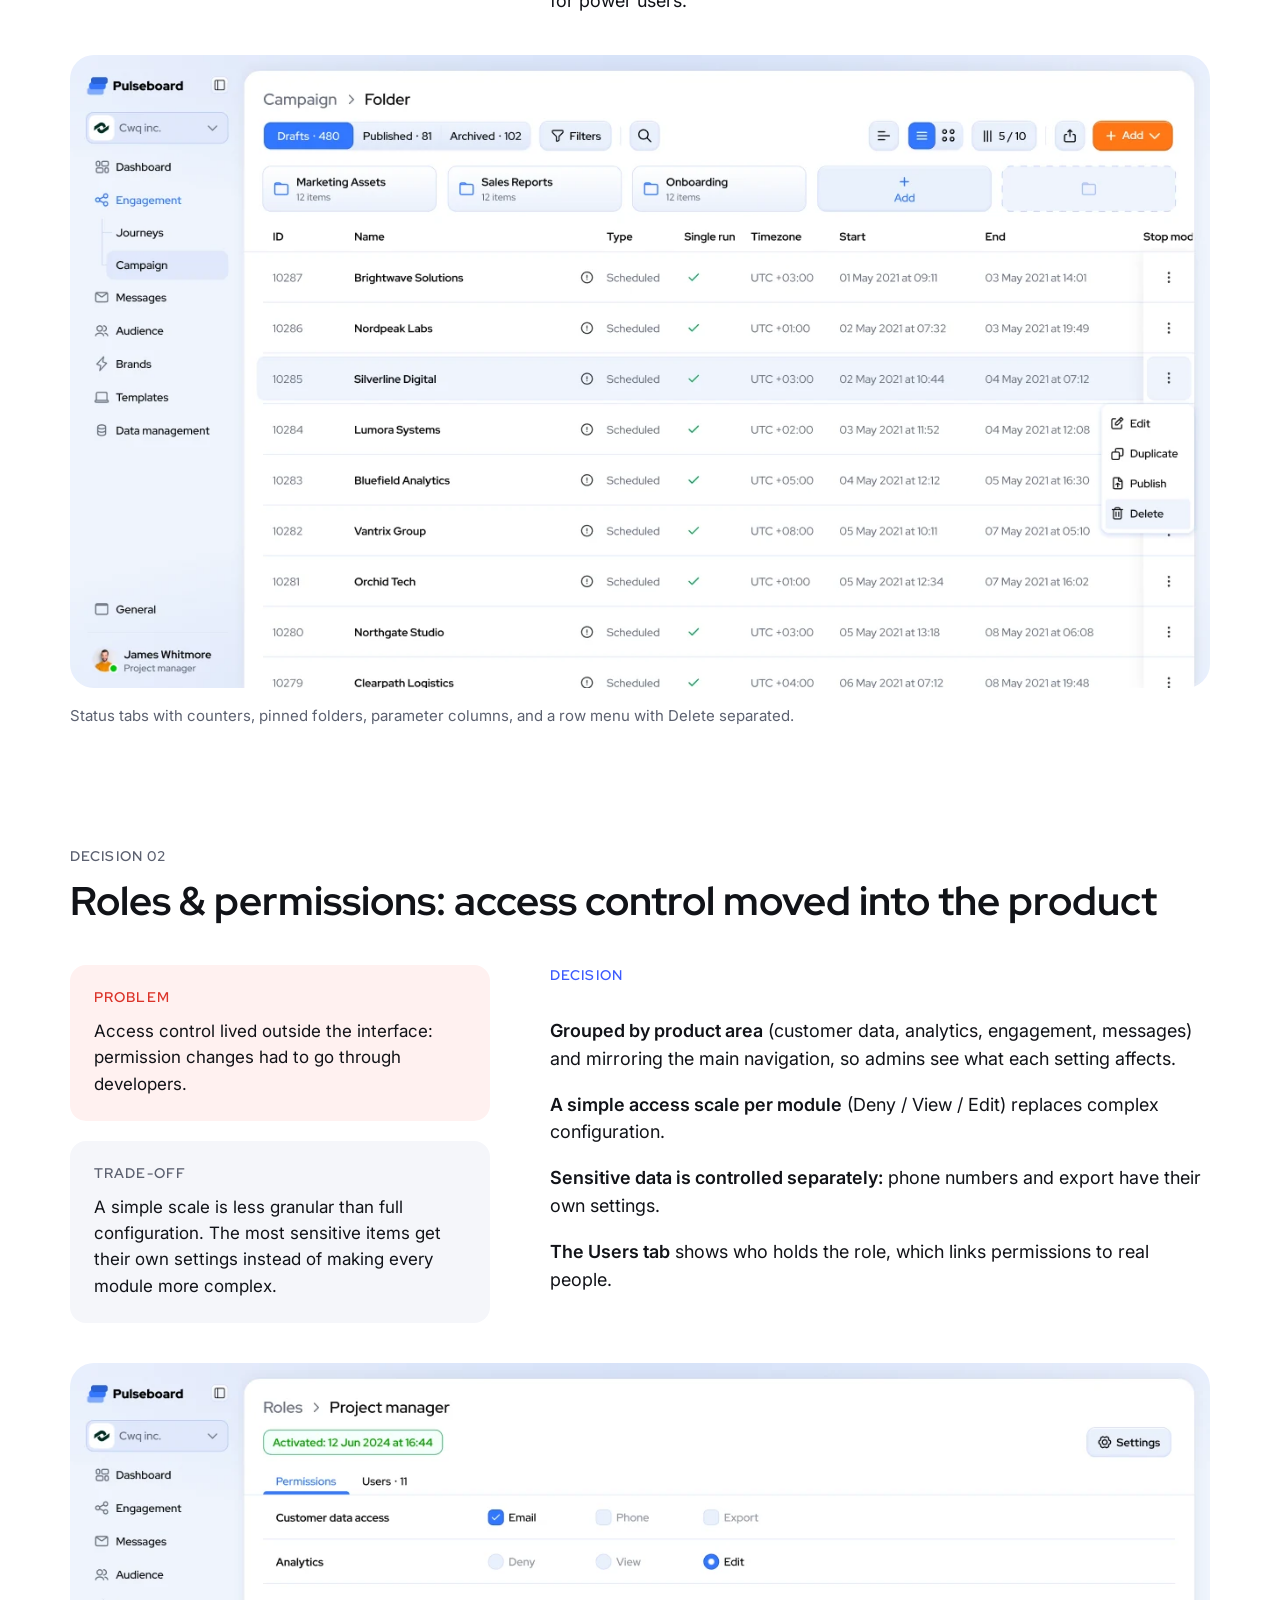
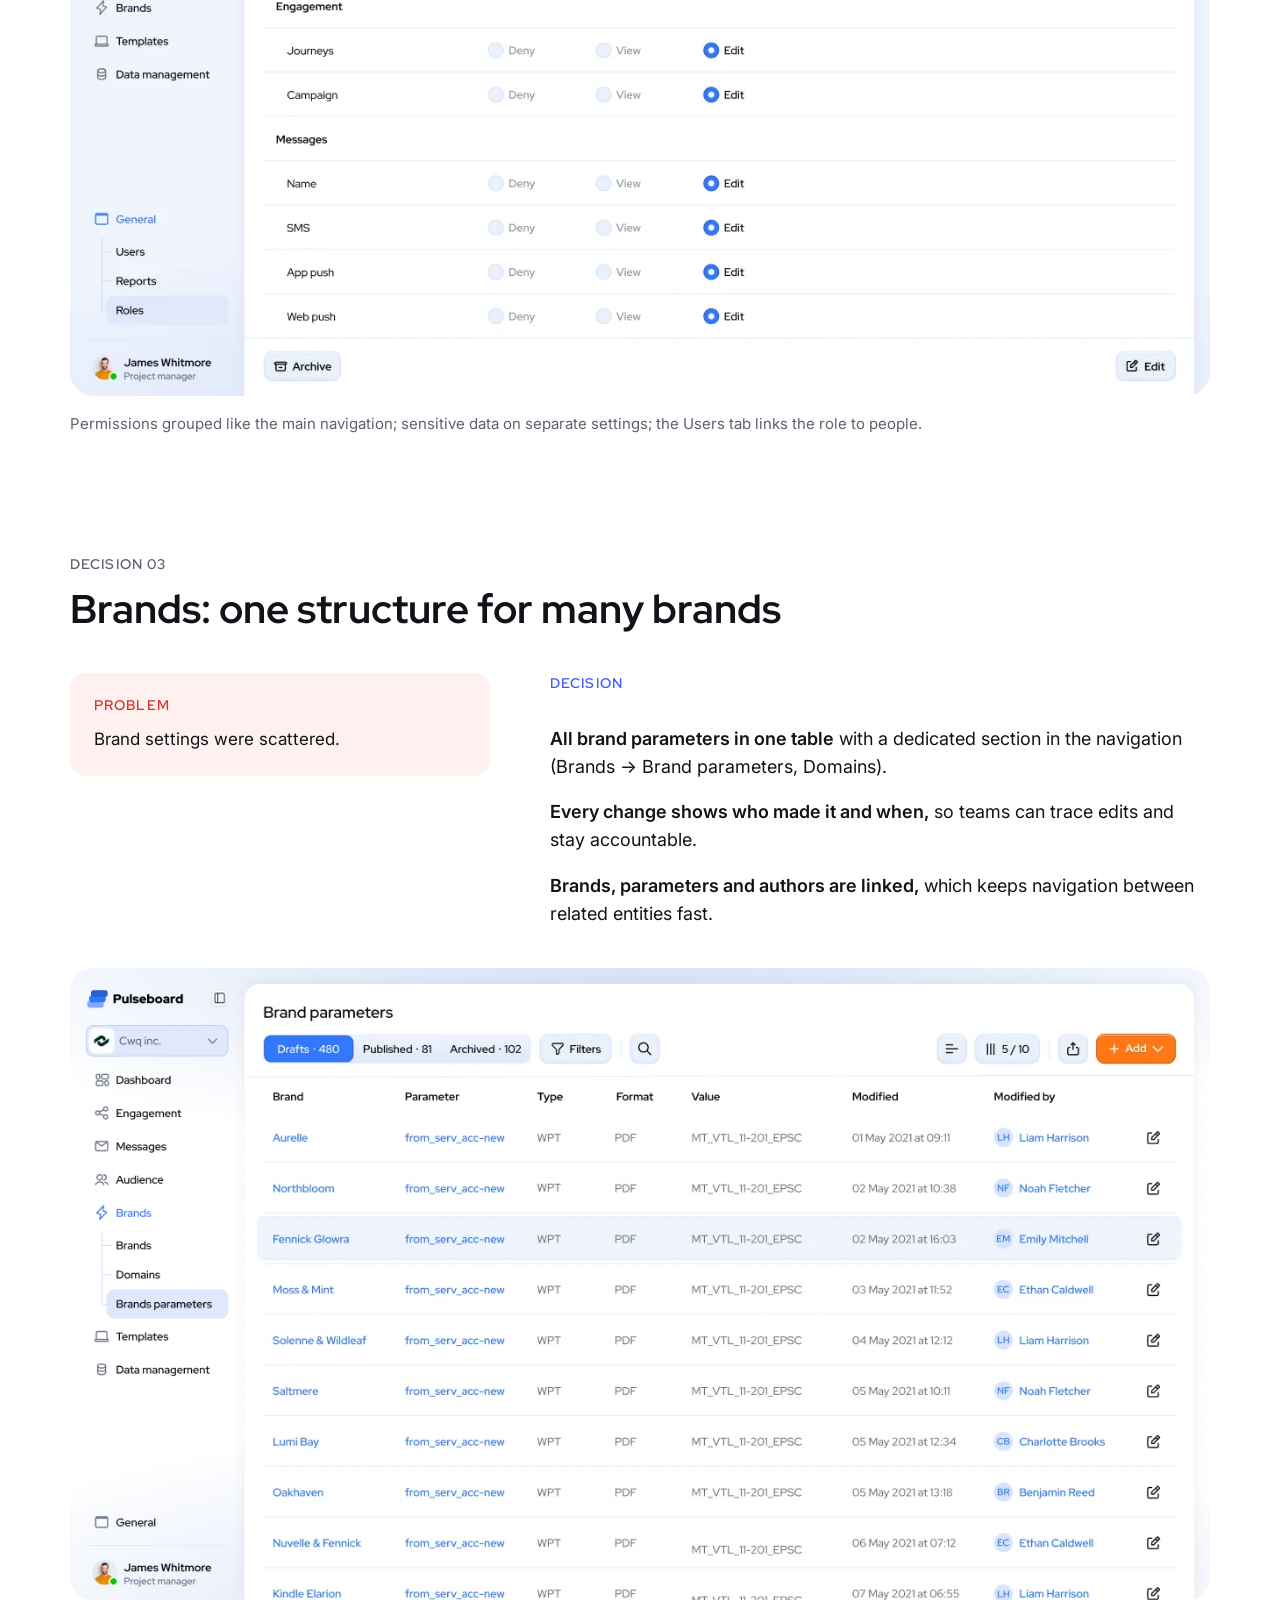
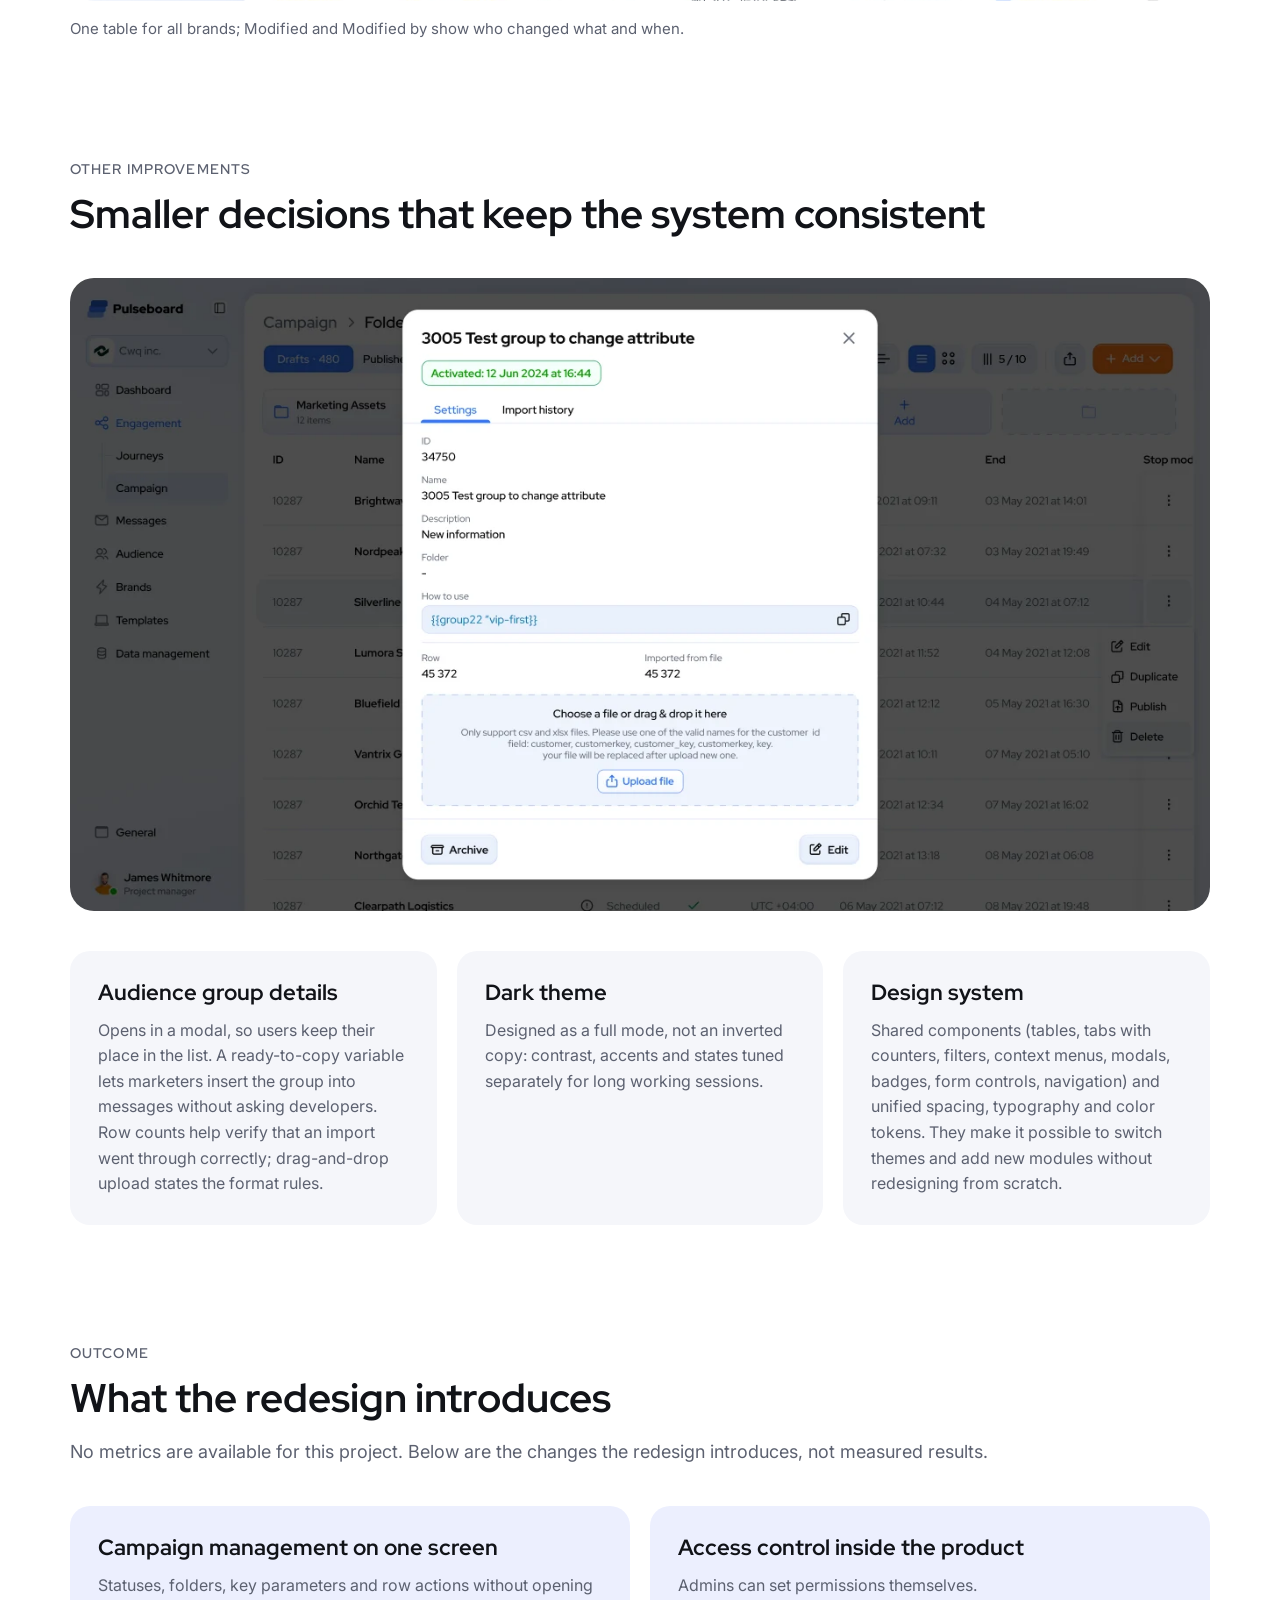
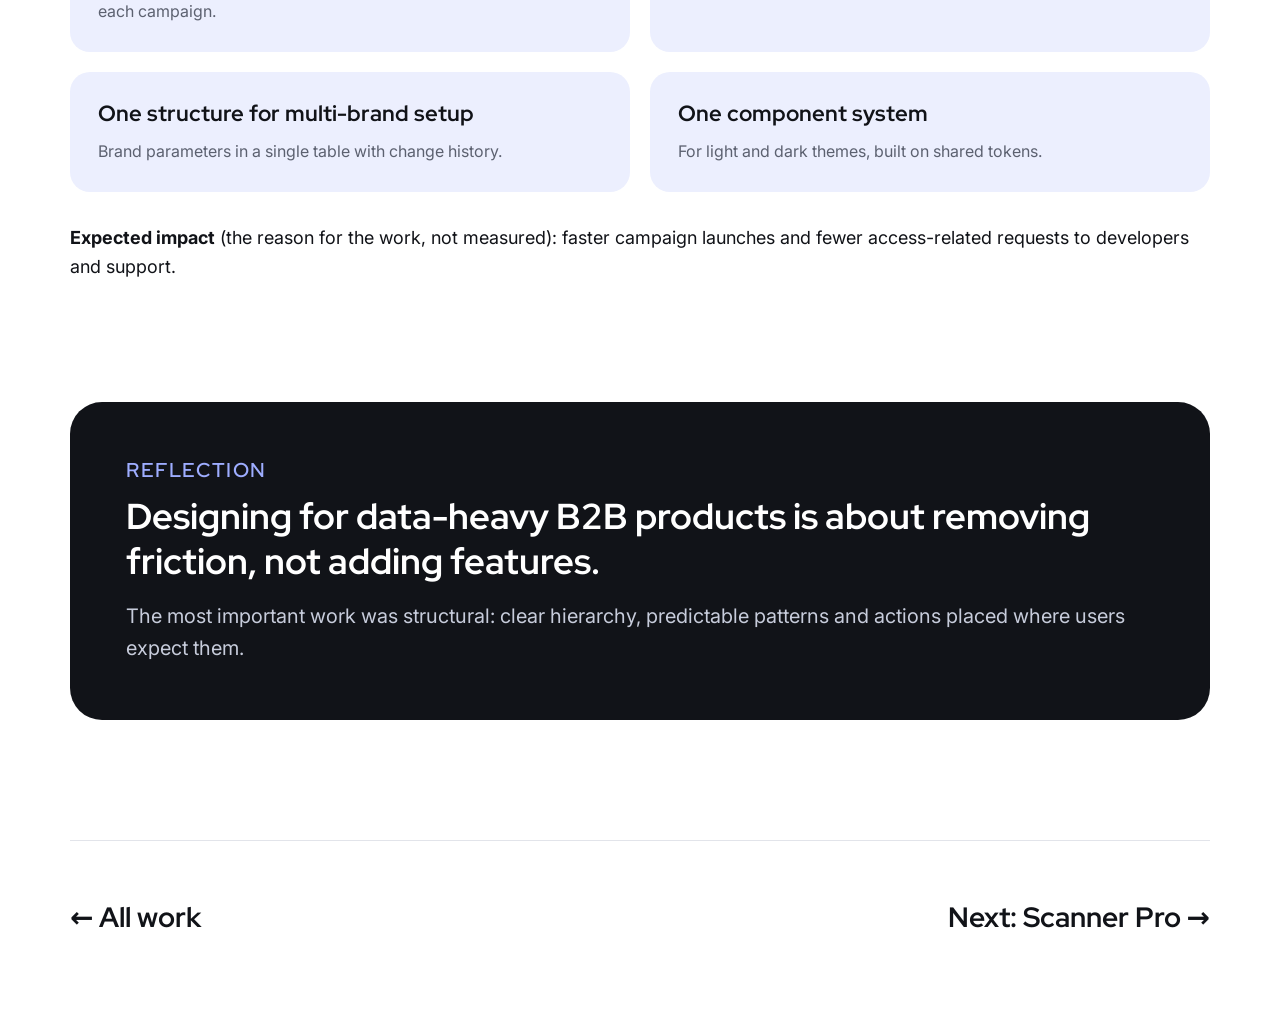
<file: pulseboard.html>
<!doctype html>
<html lang="en">
<head>
<meta charset="utf-8">
<meta name="viewport" content="width=device-width, initial-scale=1">
<title>Pulseboard — Anna Zhernoklieieva</title>
<meta name="description" content="Redesigning a multi-brand marketing automation platform. Design lead of 3 designers.">
<meta property="og:title" content="Pulseboard — case study">
<meta property="og:image" content="https://anna-design-1.github.io/img/og.jpg">
<link rel="icon" href="data:image/svg+xml,%3Csvg xmlns='http://www.w3.org/2000/svg' viewBox='0 0 32 32'%3E%3Crect width='32' height='32' rx='8' fill='%23111318'/%3E%3Ctext x='16' y='22' font-family='Arial' font-weight='700' font-size='18' text-anchor='middle' fill='white'%3EA%3C/text%3E%3C/svg%3E">
<link rel="preconnect" href="https://fonts.googleapis.com">
<link rel="preconnect" href="https://fonts.gstatic.com" crossorigin>
<link href="https://fonts.googleapis.com/css2?family=Inter:wght@400;500;600&family=Red+Hat+Display:wght@600;700&display=swap" rel="stylesheet">
<link rel="stylesheet" href="css/style.css">
</head>
<body>
<header class="container">
  <nav class="nav">
    <a class="logo" href="./">Anna Zhernoklieieva</a>
    <a href="./#work">Work</a>
    <a href="./#about">About</a>
    <a href="./#contact">Contact</a>
  </nav>
</header>

<main class="container">
  <section class="case-hero">
    <div>
      <p class="eyebrow">B2B web platform · Desktop · Design lead</p>
      <h1>Pulseboard</h1>
      <p class="sub">One workspace for every customer touchpoint. Redesigning a multi-brand marketing automation platform so teams can launch and manage hundreds of campaigns across brands.</p>
    </div>
    <dl class="summary">
      <div><dt>Product</dt><dd>B2B web platform (desktop) for omnichannel campaigns: email, SMS, app &amp; web push, across several brands</dd></div>
      <div><dt>Problem</dt><dd>The product grew feature by feature: campaign lists were hard to scan, key actions hidden, brand settings scattered, and access changes went through developers. The cost: slow launches, support load, client complaints and lost deals</dd></div>
      <div><dt>My role</dt><dd>Design lead of 3 designers. Scope: information architecture, UI, design system, dark theme</dd></div>
      <div><dt>Team</dt><dd>Designers, PM, PO, engineers, QA</dd></div>
      <div><dt>What I delivered</dt><dd>Redesigned campaign management, in-product roles &amp; permissions, one structure for brand settings, and one component system for light and dark themes. Impact not measured</dd></div>
    </dl>
  </section>

  <figure class="block"><img src="img/pb-hero.webp" alt="Campaigns table in dark theme" width="1300" height="722"></figure>

  <section class="block two">
    <div>
      <p class="eyebrow">Context</p>
      <p>Pulseboard is used by campaign managers, CRM specialists and project leads. They work with hundreds of campaigns, large customer datasets and strict access rules every day, across several brands.</p>
      <p style="margin-top:20px">Teams spent more time searching and double-checking than launching campaigns.</p>
      <p class="muted" style="margin-top:20px">Screens of the previous version aren't available, so each decision below starts with the problem it solves.</p>
    </div>
    <div>
      <p class="eyebrow">Goals</p>
      <ol class="goals">
        <li>Make large campaign lists easy to scan, filter and act on</li>
        <li>Cut the steps for everyday actions: edit, duplicate, publish, archive</li>
        <li>Bring multi-brand configuration into one predictable structure</li>
        <li>Give admins clear, granular control over who can see and do what</li>
        <li>Build one component system that supports light and dark themes</li>
      </ol>
    </div>
  </section>

  <section class="block">
    <p class="eyebrow">My role</p>
    <h2>Design lead of 3 designers</h2>
    <div class="role-cards">
      <div><h3>Planned &amp; distributed</h3><p>the work across product areas</p></div>
      <div><h3>Ran design reviews</h3><p>for the team's work</p></div>
      <div><h3>Kept quality &amp; consistency</h3><p>across product areas</p></div>
    </div>
    <p class="muted">I worked in a cross-functional team with a PM, a PO, engineers and QA.</p>
  </section>

  <section class="block">
    <div class="block-head">
      <p class="eyebrow">Key decisions</p>
      <h2>Three areas, one goal: less searching, more launching</h2>
      <p>The team designed these areas under my lead; I distributed the work and ran the design reviews.</p>
    </div>
  </section>

  <section class="block">
    <div class="block-head"><p class="eyebrow">Decision 01</p><h2>Campaigns: hundreds of rows, one clear view</h2></div>
    <div class="side">
      <div class="stack">
        <div class="callout red"><p class="eyebrow red">Problem</p>Campaign lists were hard to scan and key actions were hidden.</div>
        <div class="callout"><p class="eyebrow muted">Trade-off</p>Row actions sit behind a menu rather than as visible buttons: one extra click in exchange for a calm, scannable table.</div>
      </div>
      <div class="leads">
        <p class="eyebrow">Decision</p>
        <p><b>Status tabs with live counters</b> (Drafts, Published, Archived) show the state of work at a glance.</p>
        <p><b>Folders pinned above the table</b> let teams group campaigns by purpose, e.g. onboarding or sales reports.</p>
        <p><b>Key parameters in columns</b> (type, run mode, timezone, start and end dates), so users compare campaigns without opening them.</p>
        <p><b>Row actions in a contextual menu</b> (Edit, Duplicate, Publish, Delete), one click away. Delete is visually separated to prevent mistakes.</p>
        <p><b>View controls grouped on the right</b> (column settings, list/grid toggle, export) for power users.</p>
      </div>
    </div>
    <figure><img src="img/pb-campaigns.webp" alt="Campaigns table, light theme" width="1300" height="722" loading="lazy"><figcaption>Status tabs with counters, pinned folders, parameter columns, and a row menu with Delete separated.</figcaption></figure>
  </section>

  <section class="block">
    <div class="block-head"><p class="eyebrow">Decision 02</p><h2>Roles &amp; permissions: access control moved into the product</h2></div>
    <div class="side">
      <div class="stack">
        <div class="callout red"><p class="eyebrow red">Problem</p>Access control lived outside the interface: permission changes had to go through developers.</div>
        <div class="callout"><p class="eyebrow muted">Trade-off</p>A simple scale is less granular than full configuration. The most sensitive items get their own settings instead of making every module more complex.</div>
      </div>
      <div class="leads">
        <p class="eyebrow">Decision</p>
        <p><b>Grouped by product area</b> (customer data, analytics, engagement, messages) and mirroring the main navigation, so admins see what each setting affects.</p>
        <p><b>A simple access scale per module</b> (Deny / View / Edit) replaces complex configuration.</p>
        <p><b>Sensitive data is controlled separately:</b> phone numbers and export have their own settings.</p>
        <p><b>The Users tab</b> shows who holds the role, which links permissions to real people.</p>
      </div>
    </div>
    <figure><img src="img/pb-roles.webp" alt="Roles and permissions screen" width="1300" height="722" loading="lazy"><figcaption>Permissions grouped like the main navigation; sensitive data on separate settings; the Users tab links the role to people.</figcaption></figure>
  </section>

  <section class="block">
    <div class="block-head"><p class="eyebrow">Decision 03</p><h2>Brands: one structure for many brands</h2></div>
    <div class="side">
      <div class="stack">
        <div class="callout red"><p class="eyebrow red">Problem</p>Brand settings were scattered.</div>
      </div>
      <div class="leads">
        <p class="eyebrow">Decision</p>
        <p><b>All brand parameters in one table</b> with a dedicated section in the navigation (Brands → Brand parameters, Domains).</p>
        <p><b>Every change shows who made it and when,</b> so teams can trace edits and stay accountable.</p>
        <p><b>Brands, parameters and authors are linked,</b> which keeps navigation between related entities fast.</p>
      </div>
    </div>
    <figure><img src="img/pb-brands.webp" alt="Brand parameters table" width="1300" height="722" loading="lazy"><figcaption>One table for all brands; Modified and Modified by show who changed what and when.</figcaption></figure>
  </section>

  <section class="block">
    <div class="block-head"><p class="eyebrow">Other improvements</p><h2>Smaller decisions that keep the system consistent</h2></div>
    <figure><img src="img/pb-audience.webp" alt="Audience group details modal" width="1300" height="722" loading="lazy"></figure>
    <div class="tiles">
      <div class="tile"><h3>Audience group details</h3><p>Opens in a modal, so users keep their place in the list. A ready-to-copy variable lets marketers insert the group into messages without asking developers. Row counts help verify that an import went through correctly; drag-and-drop upload states the format rules.</p></div>
      <div class="tile"><h3>Dark theme</h3><p>Designed as a full mode, not an inverted copy: contrast, accents and states tuned separately for long working sessions.</p></div>
      <div class="tile"><h3>Design system</h3><p>Shared components (tables, tabs with counters, filters, context menus, modals, badges, form controls, navigation) and unified spacing, typography and color tokens. They make it possible to switch themes and add new modules without redesigning from scratch.</p></div>
    </div>
  </section>

  <section class="block">
    <div class="block-head">
      <p class="eyebrow">Outcome</p>
      <h2>What the redesign introduces</h2>
      <p>No metrics are available for this project. Below are the changes the redesign introduces, not measured results.</p>
    </div>
    <div class="tiles two-col">
      <div class="tile accent"><h3>Campaign management on one screen</h3><p>Statuses, folders, key parameters and row actions without opening each campaign.</p></div>
      <div class="tile accent"><h3>Access control inside the product</h3><p>Admins can set permissions themselves.</p></div>
      <div class="tile accent"><h3>One structure for multi-brand setup</h3><p>Brand parameters in a single table with change history.</p></div>
      <div class="tile accent"><h3>One component system</h3><p>For light and dark themes, built on shared tokens.</p></div>
    </div>
    <p style="margin-top:32px"><b>Expected impact</b> (the reason for the work, not measured): faster campaign launches and fewer access-related requests to developers and support.</p>
  </section>

  <section class="block dark">
    <p class="eyebrow">Reflection</p>
    <h3>Designing for data-heavy B2B products is about removing friction, not adding features.</h3>
    <p>The most important work was structural: clear hierarchy, predictable patterns and actions placed where users expect them.</p>
  </section>

  <nav class="next-case"><a href="./">← All work</a><a href="scanner-pro.html">Next: Scanner Pro →</a></nav>
</main>
</body>
</html>
</file>
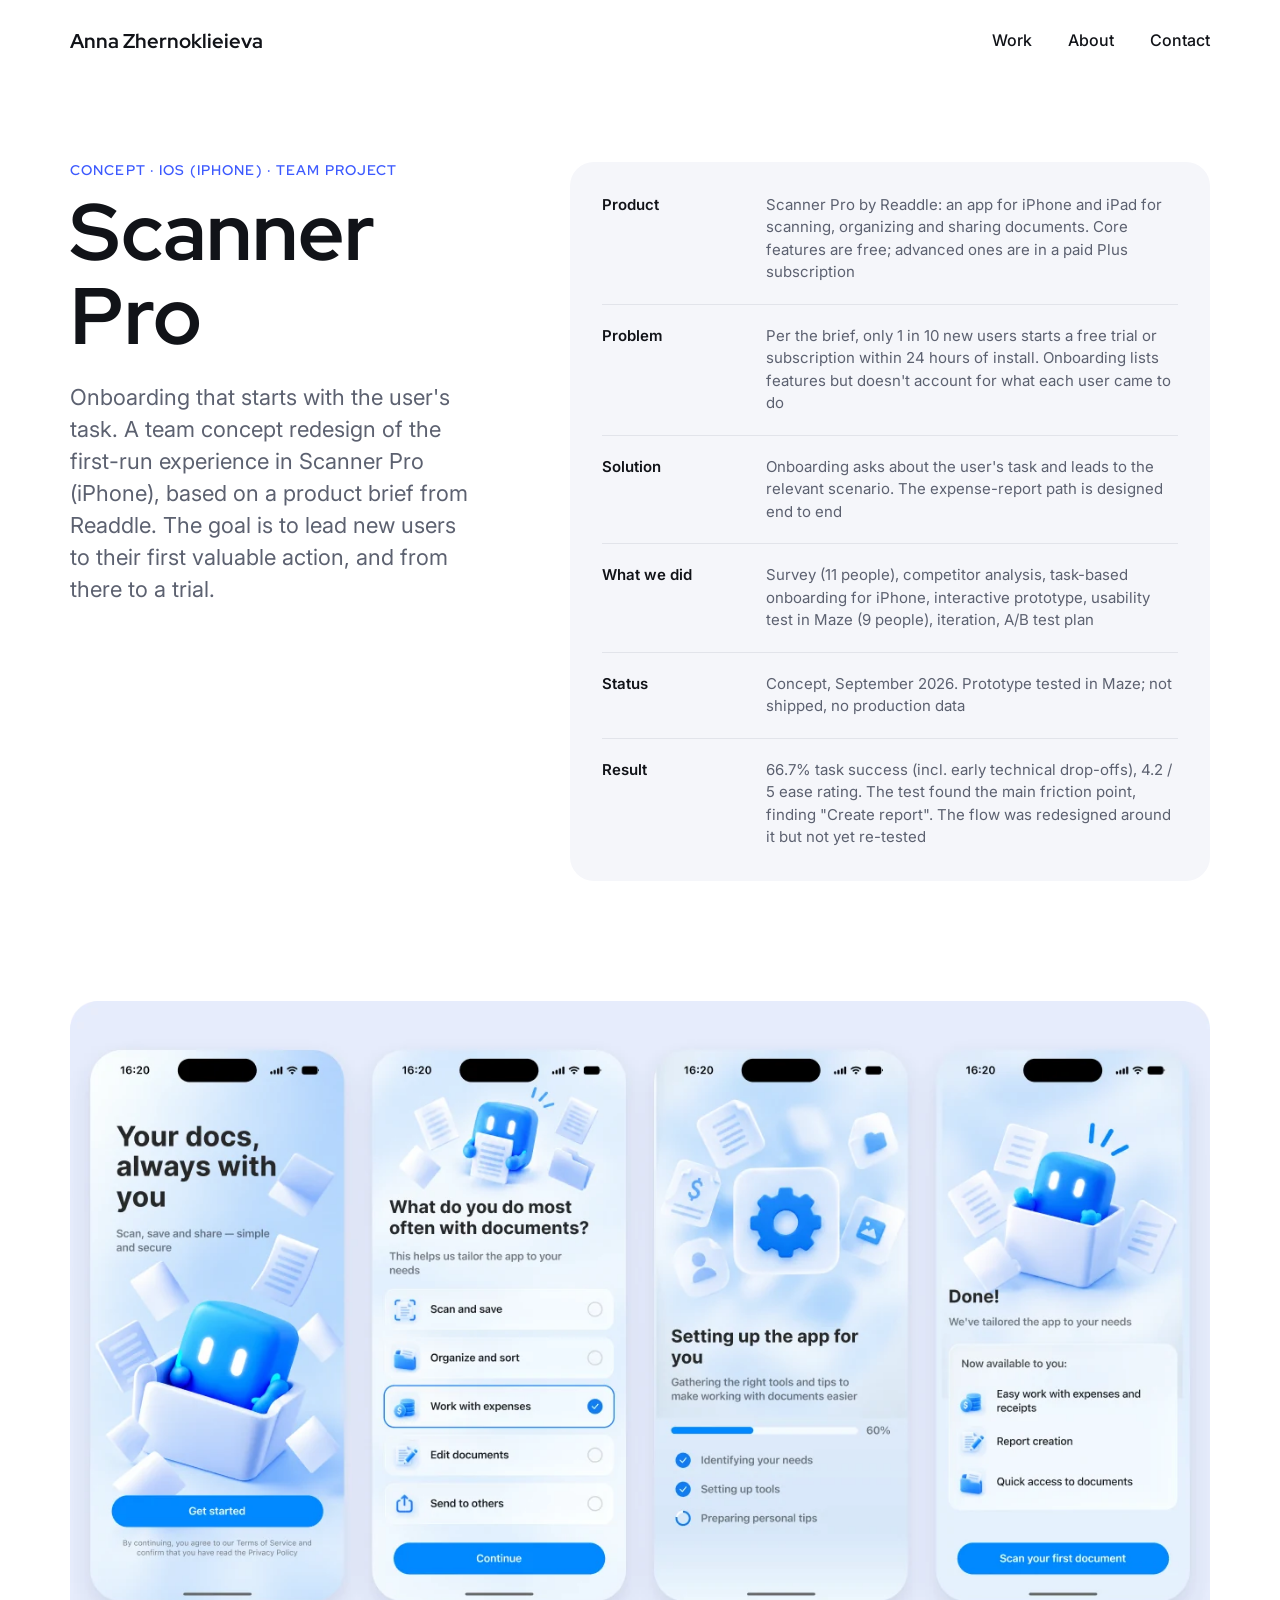
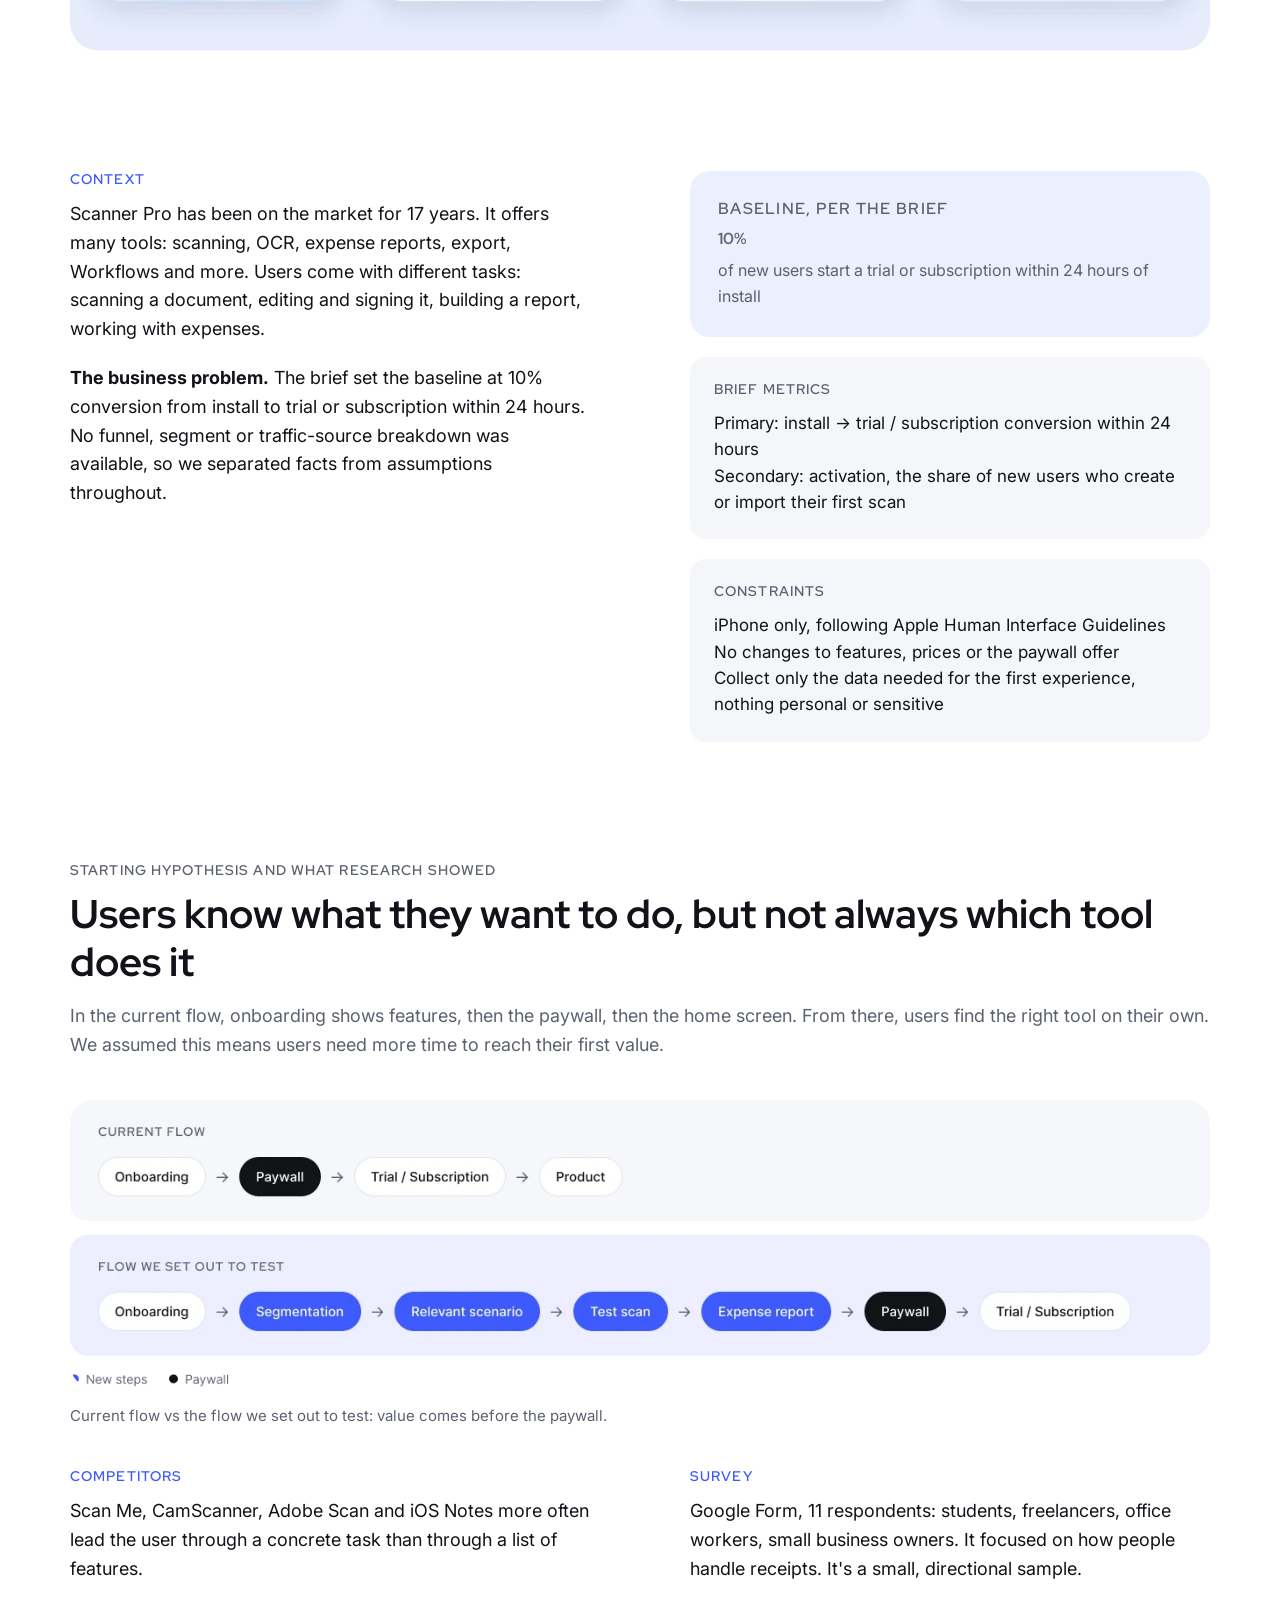
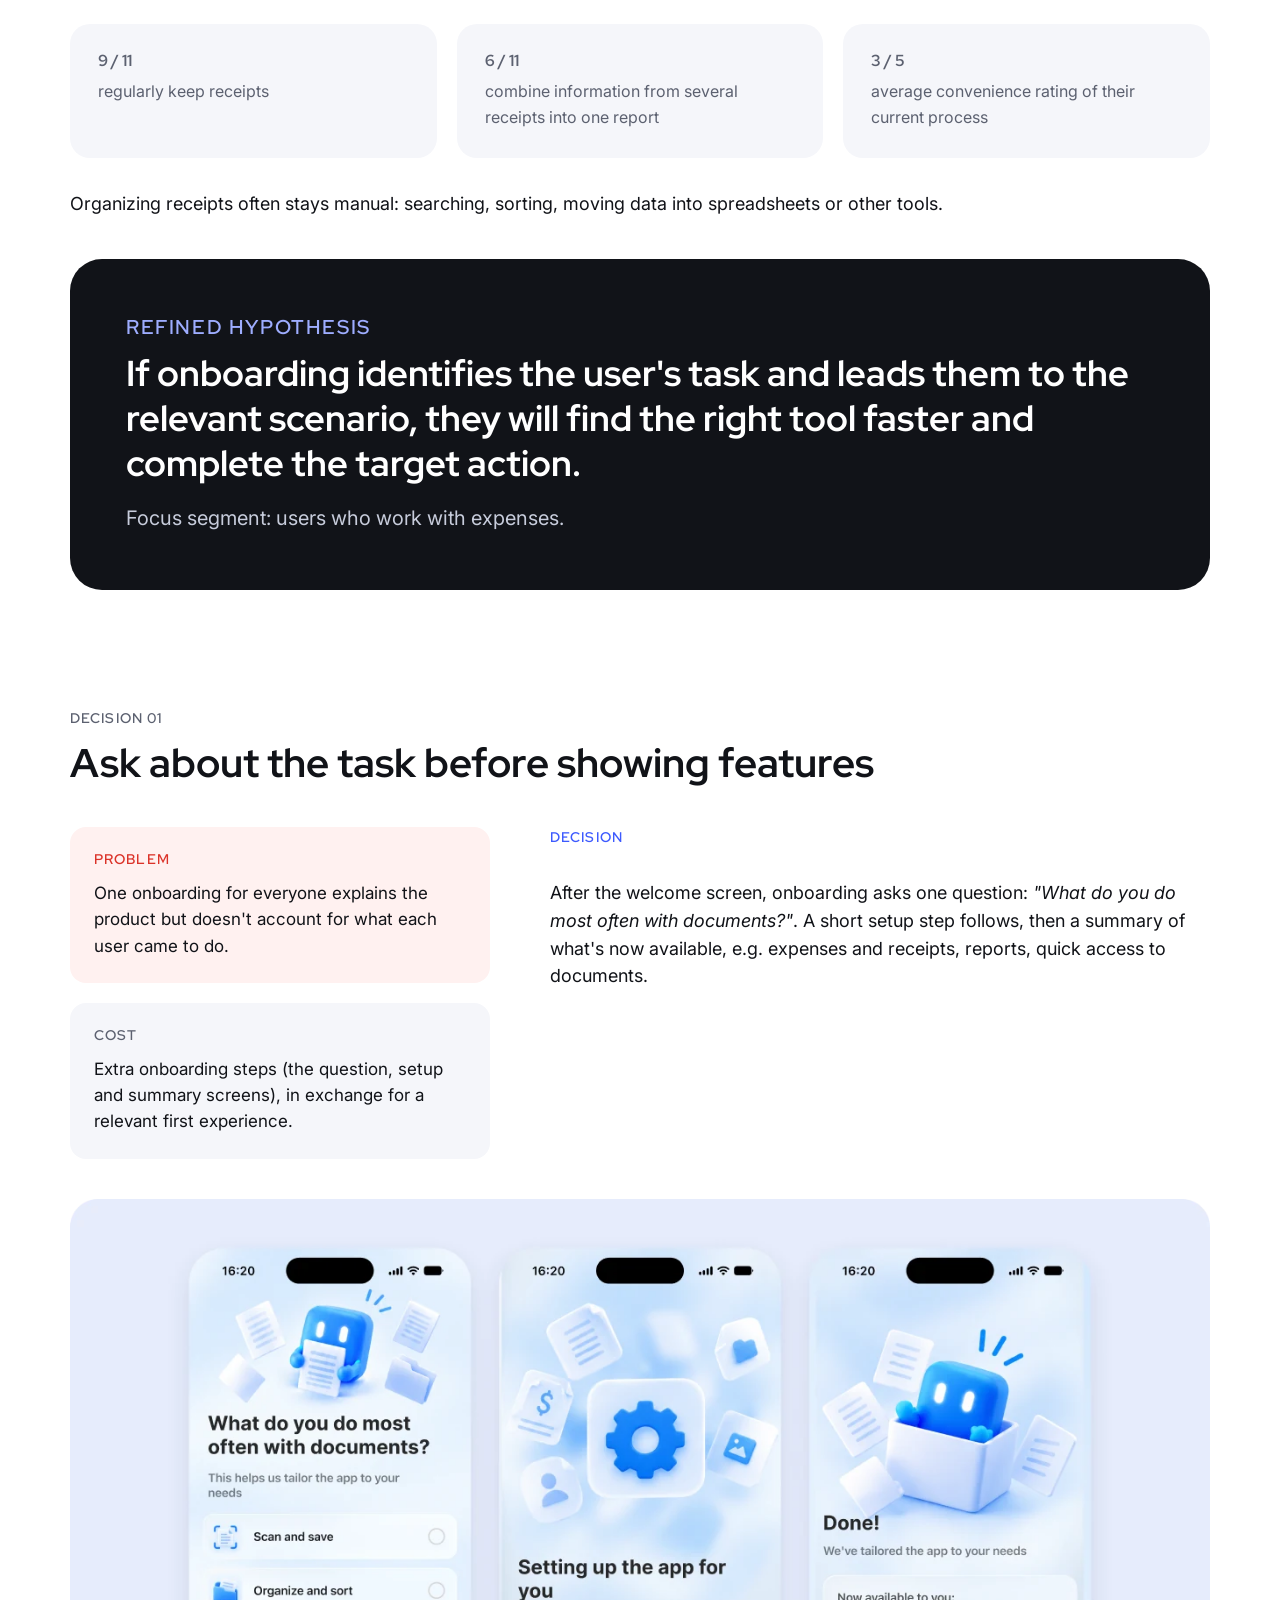
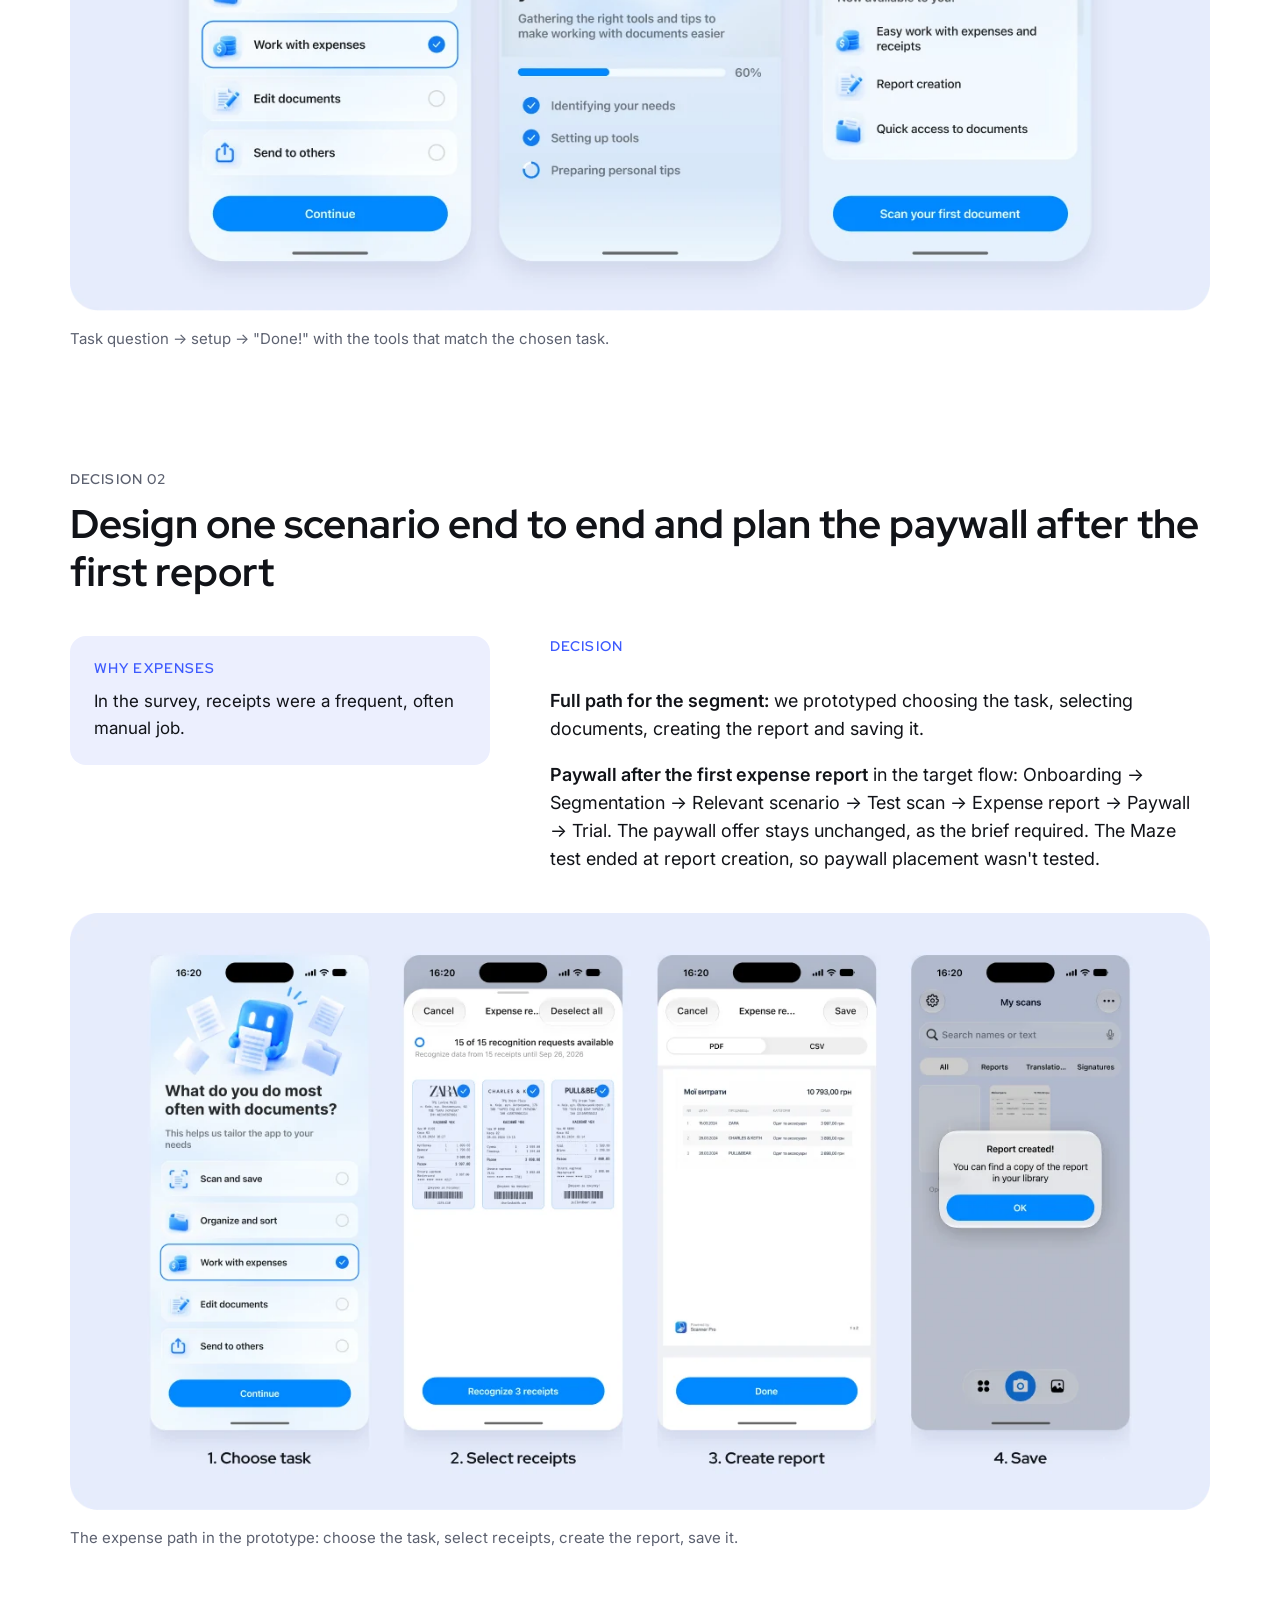
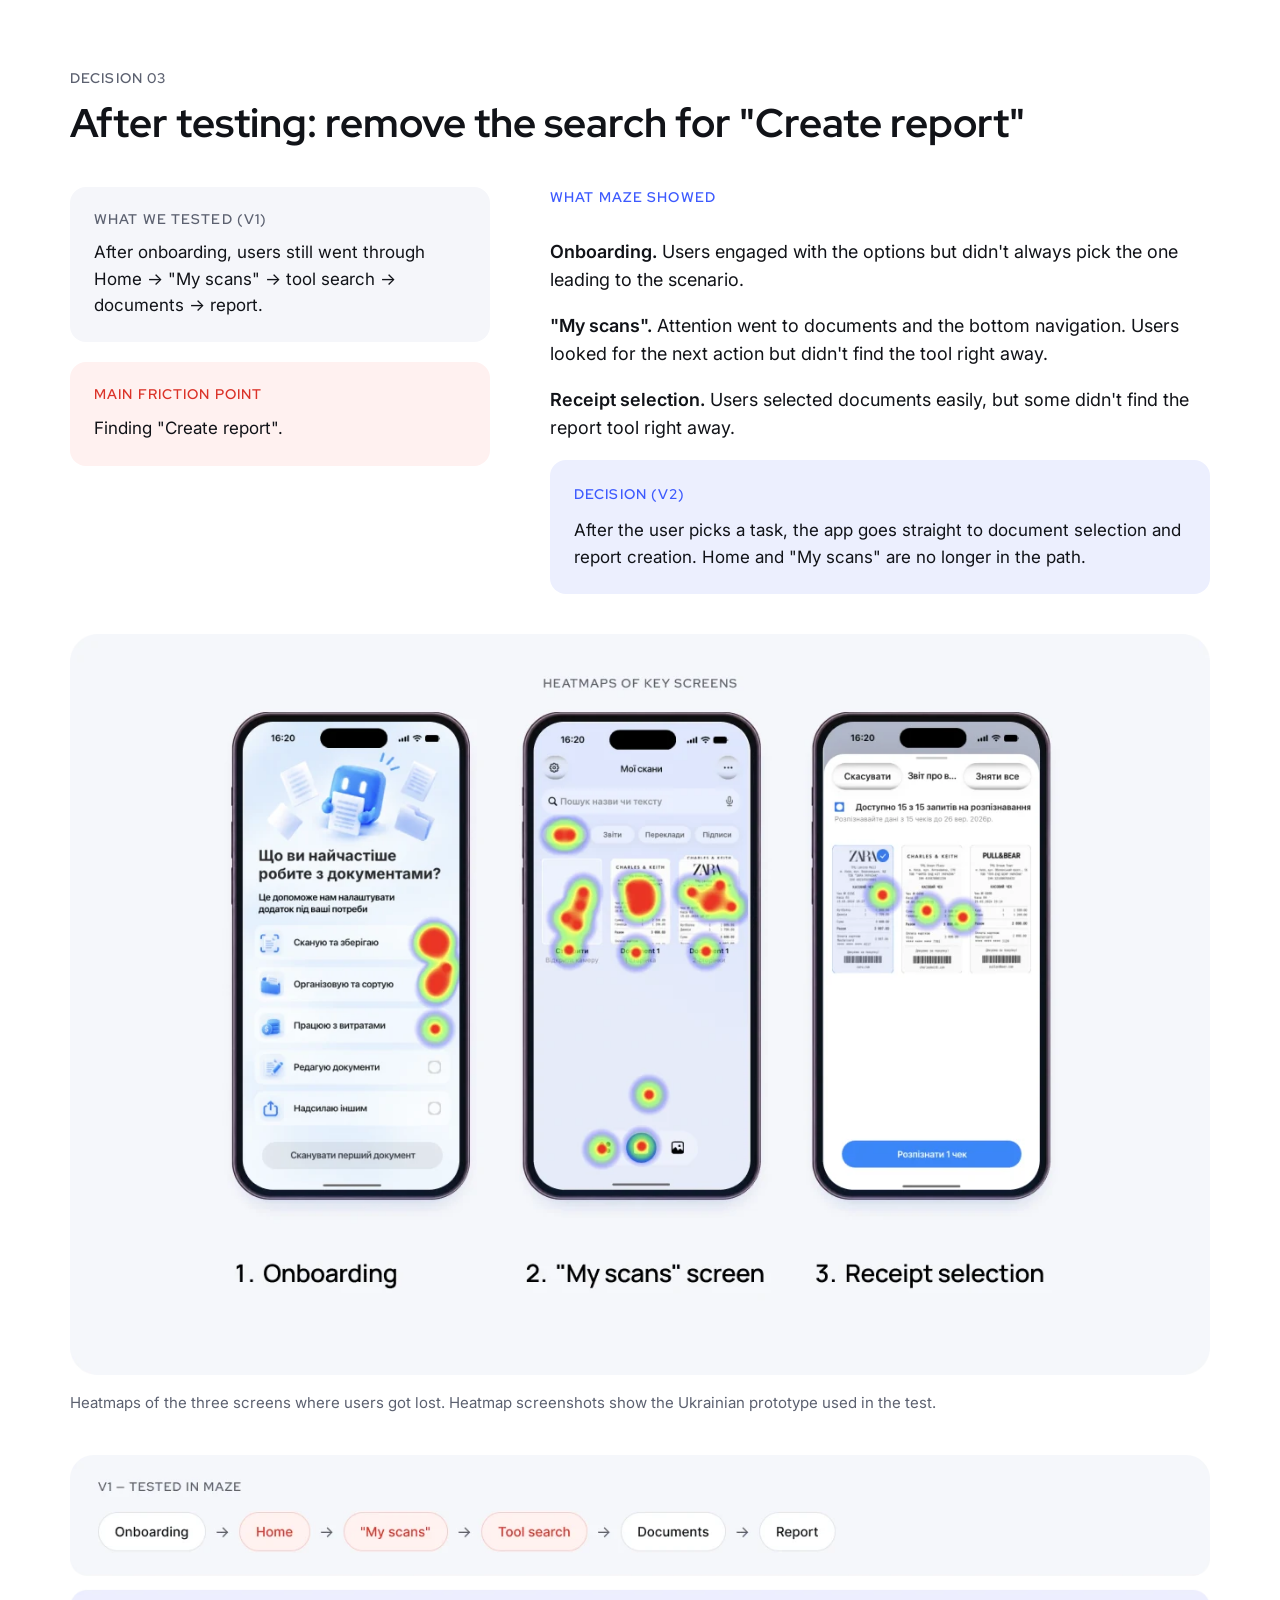
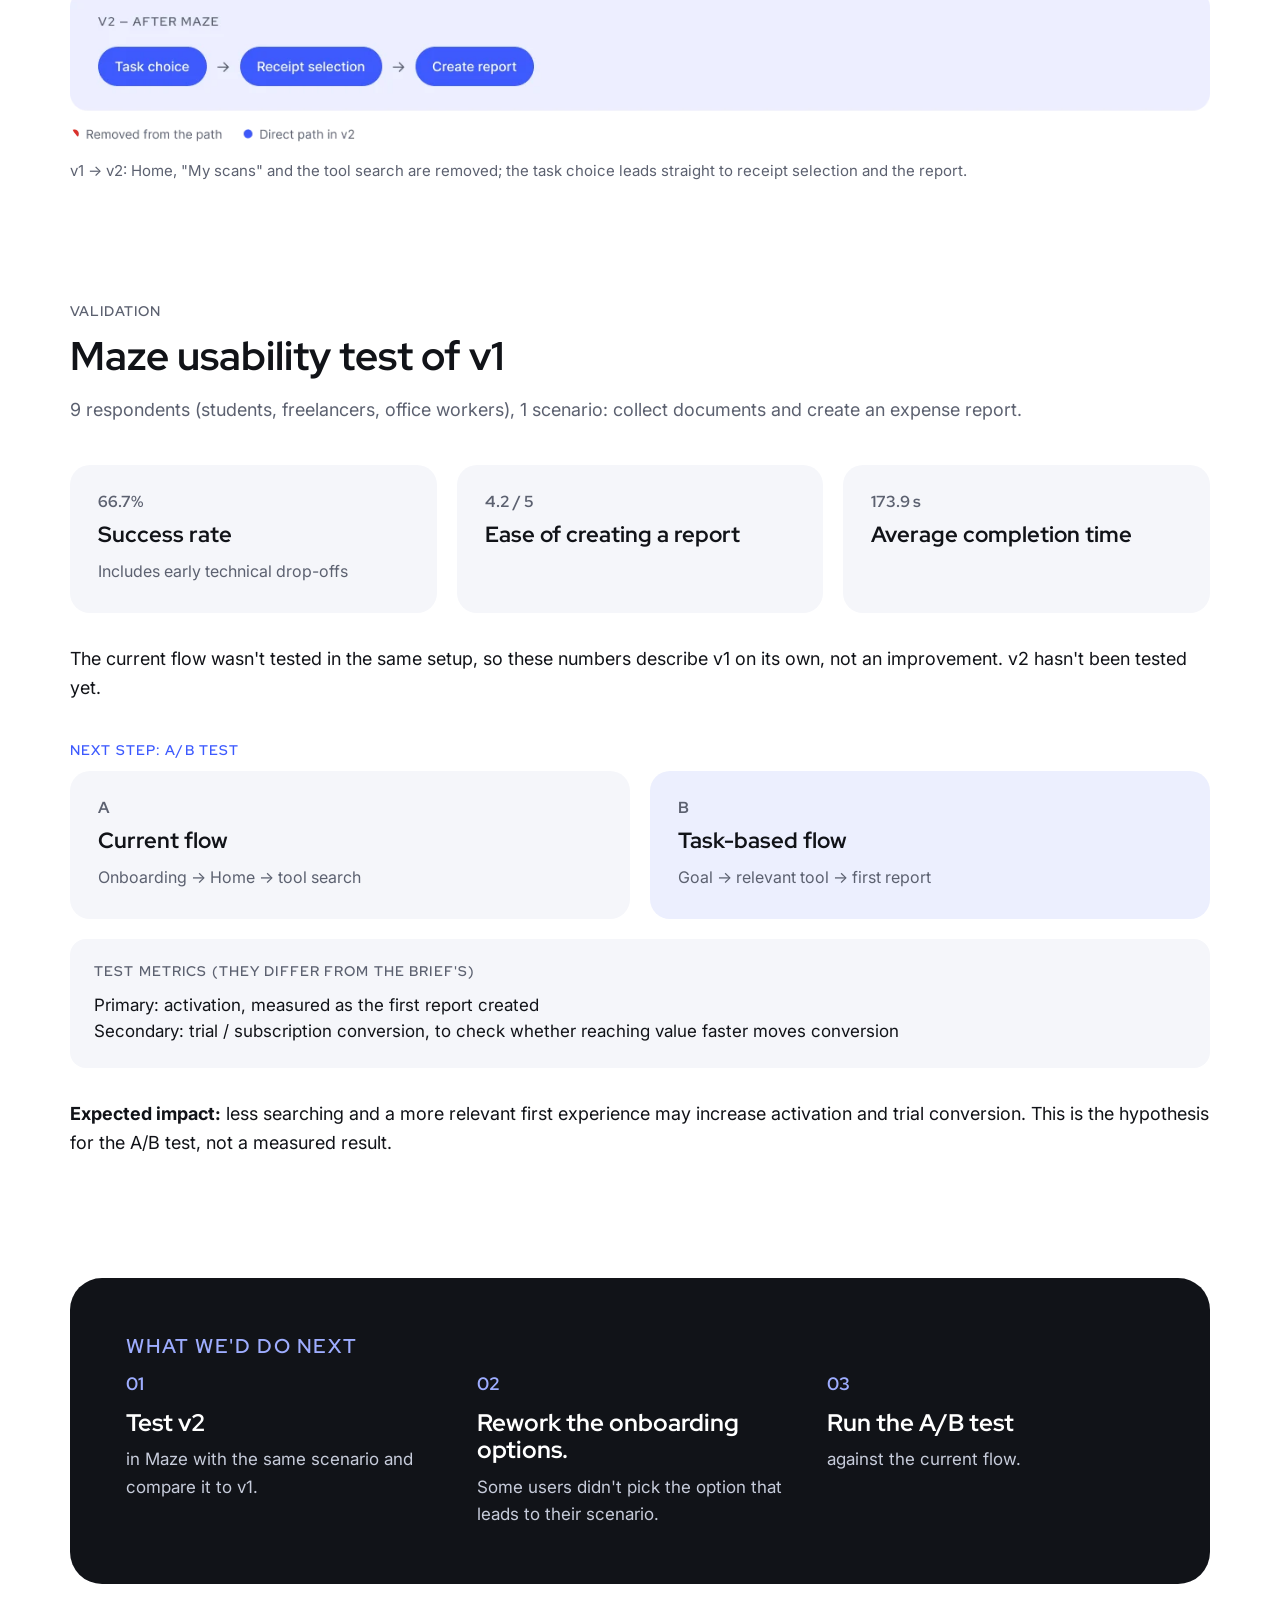
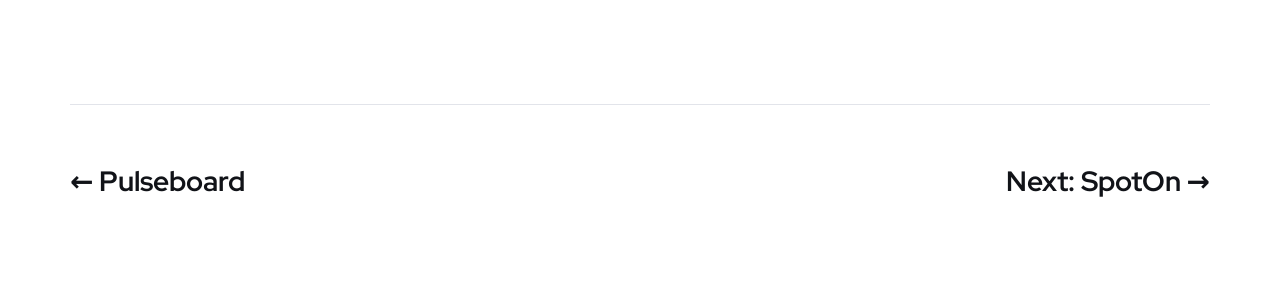
<file: scanner-pro.html>
<!doctype html>
<html lang="en">
<head>
<meta charset="utf-8">
<meta name="viewport" content="width=device-width, initial-scale=1">
<title>Scanner Pro — Anna Zhernoklieieva</title>
<meta name="description" content="A task-based onboarding concept for Scanner Pro (iPhone), tested in Maze.">
<meta property="og:title" content="Scanner Pro — case study">
<meta property="og:image" content="https://anna-design-1.github.io/img/og.jpg">
<link rel="icon" href="data:image/svg+xml,%3Csvg xmlns='http://www.w3.org/2000/svg' viewBox='0 0 32 32'%3E%3Crect width='32' height='32' rx='8' fill='%23111318'/%3E%3Ctext x='16' y='22' font-family='Arial' font-weight='700' font-size='18' text-anchor='middle' fill='white'%3EA%3C/text%3E%3C/svg%3E">
<link rel="preconnect" href="https://fonts.googleapis.com">
<link rel="preconnect" href="https://fonts.gstatic.com" crossorigin>
<link href="https://fonts.googleapis.com/css2?family=Inter:wght@400;500;600&family=Red+Hat+Display:wght@600;700&display=swap" rel="stylesheet">
<link rel="stylesheet" href="css/style.css">
</head>
<body>
<header class="container">
  <nav class="nav">
    <a class="logo" href="./">Anna Zhernoklieieva</a>
    <a href="./#work">Work</a>
    <a href="./#about">About</a>
    <a href="./#contact">Contact</a>
  </nav>
</header>

<main class="container">
  <section class="case-hero">
    <div>
      <p class="eyebrow">Concept · iOS (iPhone) · Team project</p>
      <h1>Scanner Pro</h1>
      <p class="sub">Onboarding that starts with the user's task. A team concept redesign of the first-run experience in Scanner Pro (iPhone), based on a product brief from Readdle. The goal is to lead new users to their first valuable action, and from there to a trial.</p>
    </div>
    <dl class="summary">
      <div><dt>Product</dt><dd>Scanner Pro by Readdle: an app for iPhone and iPad for scanning, organizing and sharing documents. Core features are free; advanced ones are in a paid Plus subscription</dd></div>
      <div><dt>Problem</dt><dd>Per the brief, only 1 in 10 new users starts a free trial or subscription within 24 hours of install. Onboarding lists features but doesn't account for what each user came to do</dd></div>
      <div><dt>Solution</dt><dd>Onboarding asks about the user's task and leads to the relevant scenario. The expense-report path is designed end to end</dd></div>
      <div><dt>What we did</dt><dd>Survey (11 people), competitor analysis, task-based onboarding for iPhone, interactive prototype, usability test in Maze (9 people), iteration, A/B test plan</dd></div>
      <div><dt>Status</dt><dd>Concept, September 2026. Prototype tested in Maze; not shipped, no production data</dd></div>
      <div><dt>Result</dt><dd>66.7% task success (incl. early technical drop-offs), 4.2 / 5 ease rating. The test found the main friction point, finding "Create report". The flow was redesigned around it but not yet re-tested</dd></div>
    </dl>
  </section>

  <figure class="block"><img src="img/sp-hero.webp" alt="Onboarding flow: welcome, task question, setup, done" width="1300" height="742"></figure>

  <section class="block two">
    <div>
      <p class="eyebrow">Context</p>
      <p>Scanner Pro has been on the market for 17 years. It offers many tools: scanning, OCR, expense reports, export, Workflows and more. Users come with different tasks: scanning a document, editing and signing it, building a report, working with expenses.</p>
      <p style="margin-top:20px"><b>The business problem.</b> The brief set the baseline at 10% conversion from install to trial or subscription within 24 hours. No funnel, segment or traffic-source breakdown was available, so we separated facts from assumptions throughout.</p>
    </div>
    <div class="stack">
      <div class="tile accent"><p class="eyebrow">Baseline, per the brief</p><p class="stat">10%</p><p>of new users start a trial or subscription within 24 hours of install</p></div>
      <div class="callout"><p class="eyebrow muted">Brief metrics</p>Primary: install → trial / subscription conversion within 24 hours<br>Secondary: activation, the share of new users who create or import their first scan</div>
      <div class="callout"><p class="eyebrow muted">Constraints</p>iPhone only, following Apple Human Interface Guidelines<br>No changes to features, prices or the paywall offer<br>Collect only the data needed for the first experience, nothing personal or sensitive</div>
    </div>
  </section>

  <section class="block">
    <div class="block-head">
      <p class="eyebrow">Starting hypothesis and what research showed</p>
      <h2>Users know what they want to do, but not always which tool does it</h2>
      <p>In the current flow, onboarding shows features, then the paywall, then the home screen. From there, users find the right tool on their own. We assumed this means users need more time to reach their first value.</p>
    </div>
    <figure><img src="img/sp-flows.webp" alt="Current flow versus the flow we set out to test" width="1300" height="329" loading="lazy"><figcaption>Current flow vs the flow we set out to test: value comes before the paywall.</figcaption></figure>
    <div class="two" style="margin-bottom:40px">
      <div><p class="eyebrow">Competitors</p><p>Scan Me, CamScanner, Adobe Scan and iOS Notes more often lead the user through a concrete task than through a list of features.</p></div>
      <div><p class="eyebrow">Survey</p><p>Google Form, 11 respondents: students, freelancers, office workers, small business owners. It focused on how people handle receipts. It's a small, directional sample.</p></div>
    </div>
    <div class="tiles">
      <div class="tile"><p class="stat">9 / 11</p><p>regularly keep receipts</p></div>
      <div class="tile"><p class="stat">6 / 11</p><p>combine information from several receipts into one report</p></div>
      <div class="tile"><p class="stat">3 / 5</p><p>average convenience rating of their current process</p></div>
    </div>
    <p style="margin:32px 0 40px">Organizing receipts often stays manual: searching, sorting, moving data into spreadsheets or other tools.</p>
    <div class="dark">
      <p class="eyebrow">Refined hypothesis</p>
      <h3>If onboarding identifies the user's task and leads them to the relevant scenario, they will find the right tool faster and complete the target action.</h3>
      <p>Focus segment: users who work with expenses.</p>
    </div>
  </section>

  <section class="block">
    <div class="block-head"><p class="eyebrow">Decision 01</p><h2>Ask about the task before showing features</h2></div>
    <div class="side">
      <div class="stack">
        <div class="callout red"><p class="eyebrow red">Problem</p>One onboarding for everyone explains the product but doesn't account for what each user came to do.</div>
        <div class="callout"><p class="eyebrow muted">Cost</p>Extra onboarding steps (the question, setup and summary screens), in exchange for a relevant first experience.</div>
      </div>
      <div class="leads">
        <p class="eyebrow">Decision</p>
        <p>After the welcome screen, onboarding asks one question: <i>"What do you do most often with documents?"</i>. A short setup step follows, then a summary of what's now available, e.g. expenses and receipts, reports, quick access to documents.</p>
      </div>
    </div>
    <figure><img src="img/sp-task.webp" alt="Task question, setup and done screens" width="1300" height="812" loading="lazy"><figcaption>Task question → setup → "Done!" with the tools that match the chosen task.</figcaption></figure>
  </section>

  <section class="block">
    <div class="block-head"><p class="eyebrow">Decision 02</p><h2>Design one scenario end to end and plan the paywall after the first report</h2></div>
    <div class="side">
      <div class="stack">
        <div class="callout accent"><p class="eyebrow">Why expenses</p>In the survey, receipts were a frequent, often manual job.</div>
      </div>
      <div class="leads">
        <p class="eyebrow">Decision</p>
        <p><b>Full path for the segment:</b> we prototyped choosing the task, selecting documents, creating the report and saving it.</p>
        <p><b>Paywall after the first expense report</b> in the target flow: Onboarding → Segmentation → Relevant scenario → Test scan → Expense report → Paywall → Trial. The paywall offer stays unchanged, as the brief required. The Maze test ended at report creation, so paywall placement wasn't tested.</p>
      </div>
    </div>
    <figure><img src="img/sp-keyflow.webp" alt="Key flow: choose task, select receipts, create report, save" width="1300" height="681" loading="lazy"><figcaption>The expense path in the prototype: choose the task, select receipts, create the report, save it.</figcaption></figure>
  </section>

  <section class="block">
    <div class="block-head"><p class="eyebrow">Decision 03</p><h2>After testing: remove the search for "Create report"</h2></div>
    <div class="side">
      <div class="stack">
        <div class="callout"><p class="eyebrow muted">What we tested (v1)</p>After onboarding, users still went through Home → "My scans" → tool search → documents → report.</div>
        <div class="callout red"><p class="eyebrow red">Main friction point</p>Finding "Create report".</div>
      </div>
      <div class="leads">
        <p class="eyebrow">What Maze showed</p>
        <p><b>Onboarding.</b> Users engaged with the options but didn't always pick the one leading to the scenario.</p>
        <p><b>"My scans".</b> Attention went to documents and the bottom navigation. Users looked for the next action but didn't find the tool right away.</p>
        <p><b>Receipt selection.</b> Users selected documents easily, but some didn't find the report tool right away.</p>
        <div class="callout accent"><p class="eyebrow">Decision (v2)</p>After the user picks a task, the app goes straight to document selection and report creation. Home and "My scans" are no longer in the path.</div>
      </div>
    </div>
    <figure><img src="img/sp-heatmaps.webp" alt="Heatmaps of onboarding, My scans and receipt selection" width="1300" height="845" loading="lazy"><figcaption>Heatmaps of the three screens where users got lost. Heatmap screenshots show the Ukrainian prototype used in the test.</figcaption></figure>
    <figure><img src="img/sp-v1v2.webp" alt="v1 versus v2 path" width="1300" height="329" loading="lazy"><figcaption>v1 → v2: Home, "My scans" and the tool search are removed; the task choice leads straight to receipt selection and the report.</figcaption></figure>
  </section>

  <section class="block">
    <div class="block-head">
      <p class="eyebrow">Validation</p>
      <h2>Maze usability test of v1</h2>
      <p>9 respondents (students, freelancers, office workers), 1 scenario: collect documents and create an expense report.</p>
    </div>
    <div class="tiles">
      <div class="tile"><p class="stat">66.7%</p><h3>Success rate</h3><p>Includes early technical drop-offs</p></div>
      <div class="tile"><p class="stat">4.2 / 5</p><h3>Ease of creating a report</h3></div>
      <div class="tile"><p class="stat">173.9 s</p><h3>Average completion time</h3></div>
    </div>
    <p style="margin:32px 0 40px">The current flow wasn't tested in the same setup, so these numbers describe v1 on its own, not an improvement. v2 hasn't been tested yet.</p>
    <p class="eyebrow">Next step: A/B test</p>
    <div class="tiles two-col">
      <div class="tile"><p class="stat" style="color:var(--muted)">A</p><h3>Current flow</h3><p>Onboarding → Home → tool search</p></div>
      <div class="tile accent"><p class="stat">B</p><h3>Task-based flow</h3><p>Goal → relevant tool → first report</p></div>
    </div>
    <div class="callout" style="margin-top:20px"><p class="eyebrow muted">Test metrics (they differ from the brief's)</p>Primary: activation, measured as the first report created<br>Secondary: trial / subscription conversion, to check whether reaching value faster moves conversion</div>
    <p style="margin-top:32px"><b>Expected impact:</b> less searching and a more relevant first experience may increase activation and trial conversion. This is the hypothesis for the A/B test, not a measured result.</p>
  </section>

  <section class="block dark">
    <p class="eyebrow">What we'd do next</p>
    <div class="cols">
      <div><span class="num">01</span><h4>Test v2</h4><p>in Maze with the same scenario and compare it to v1.</p></div>
      <div><span class="num">02</span><h4>Rework the onboarding options.</h4><p>Some users didn't pick the option that leads to their scenario.</p></div>
      <div><span class="num">03</span><h4>Run the A/B test</h4><p>against the current flow.</p></div>
    </div>
  </section>

  <nav class="next-case"><a href="pulseboard.html">← Pulseboard</a><a href="spoton.html">Next: SpotOn →</a></nav>
</main>
</body>
</html>
</file>
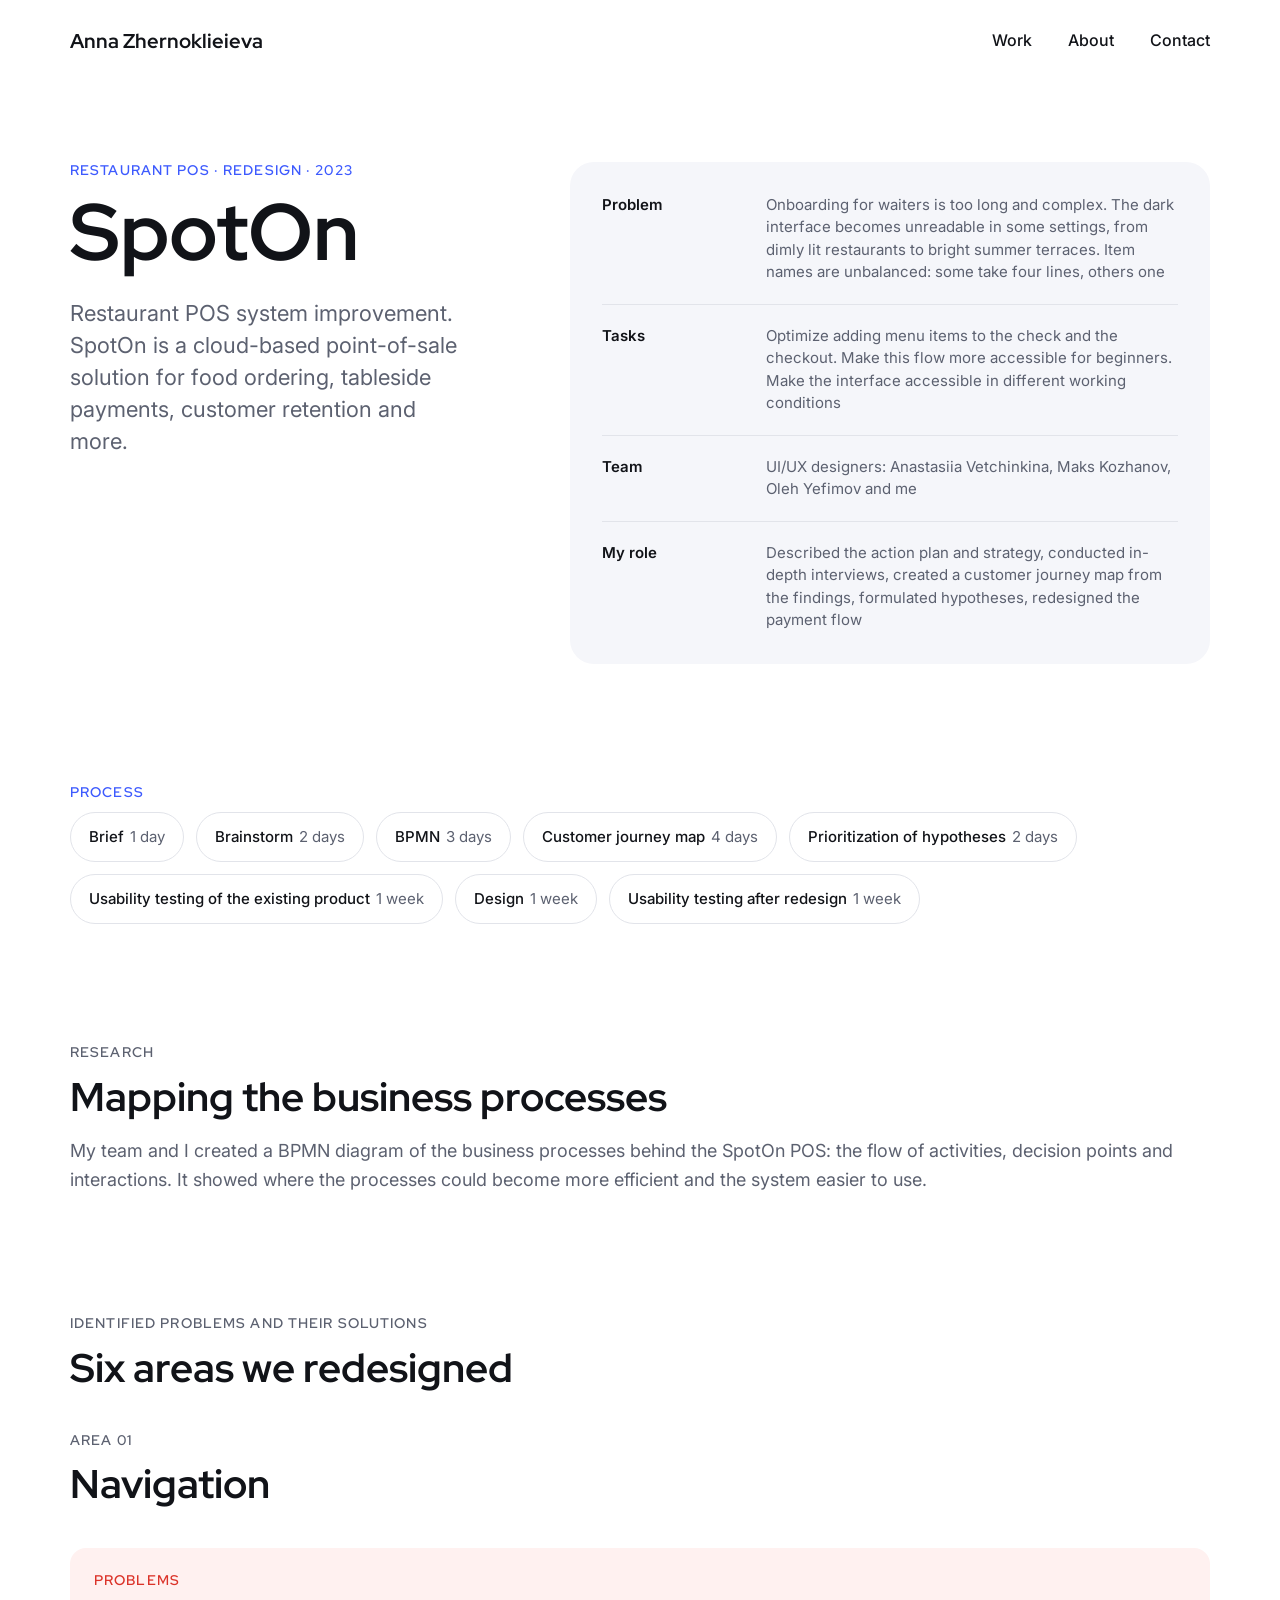
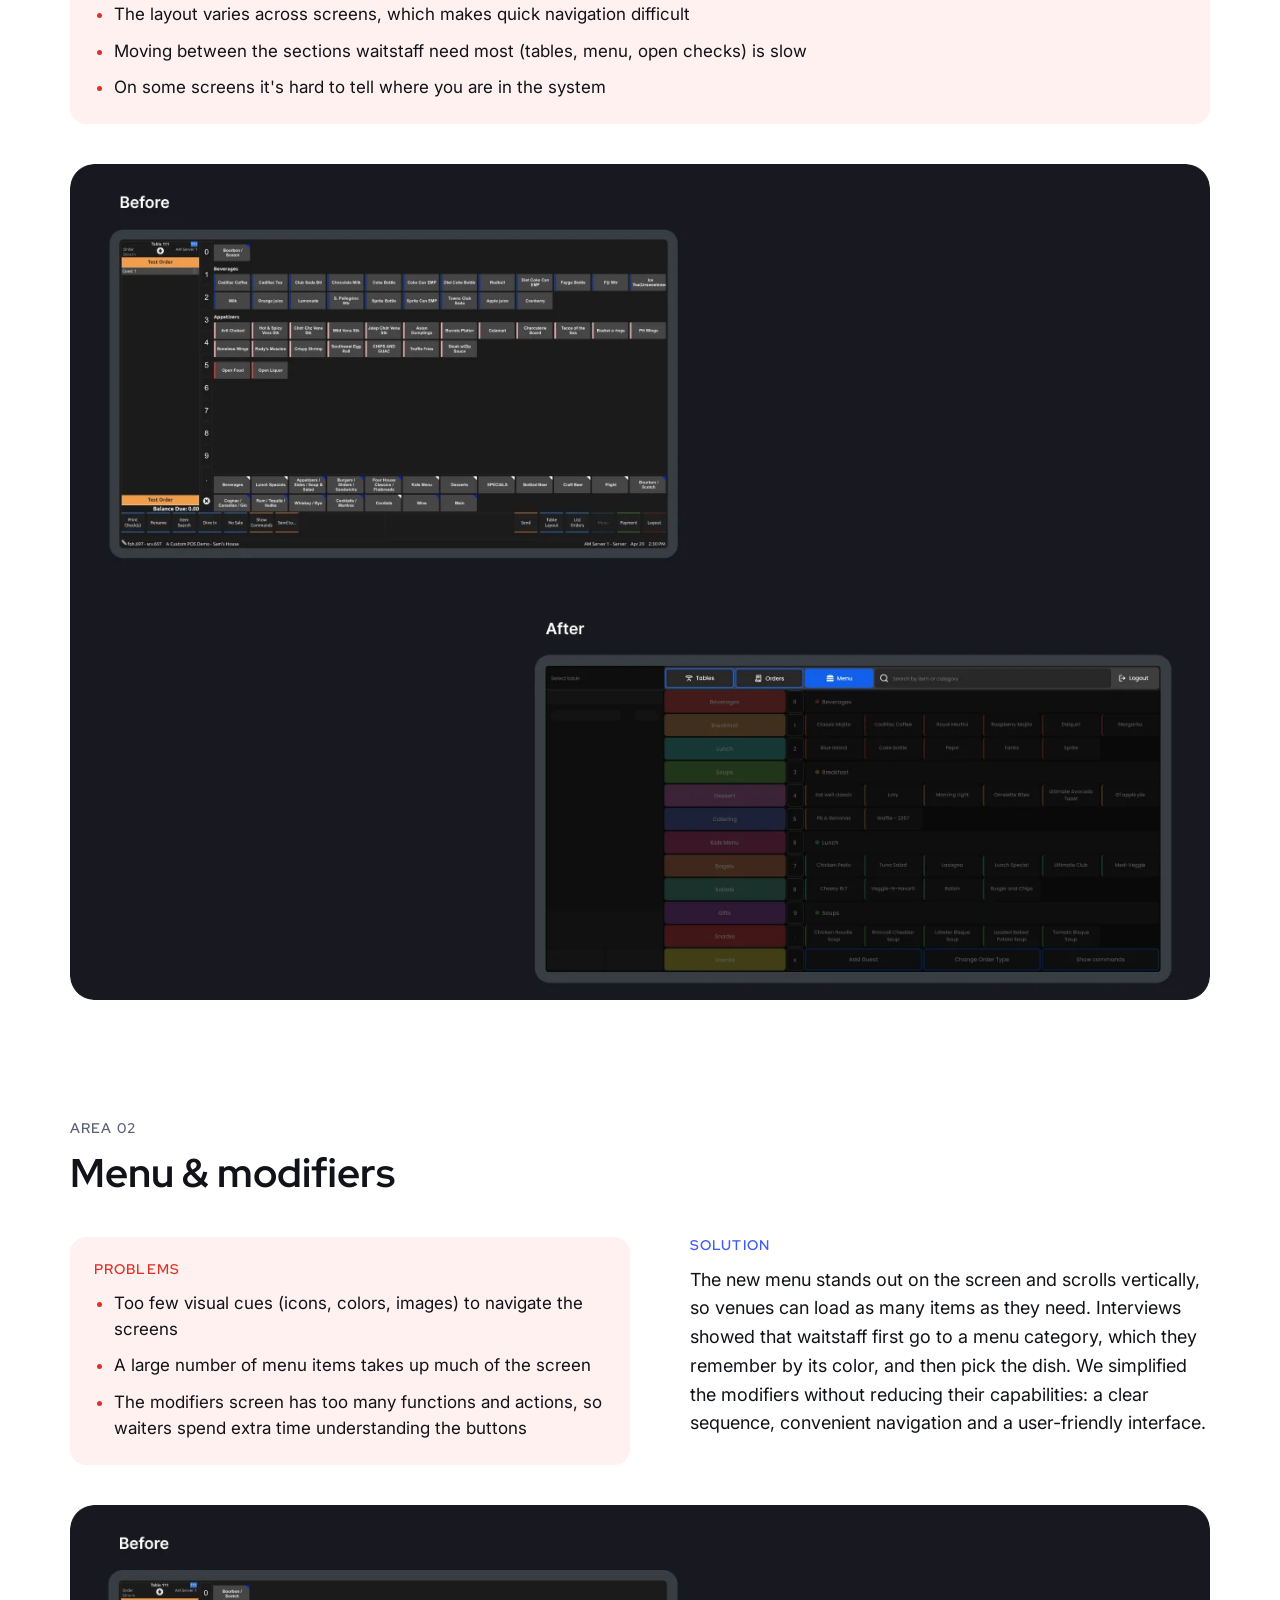
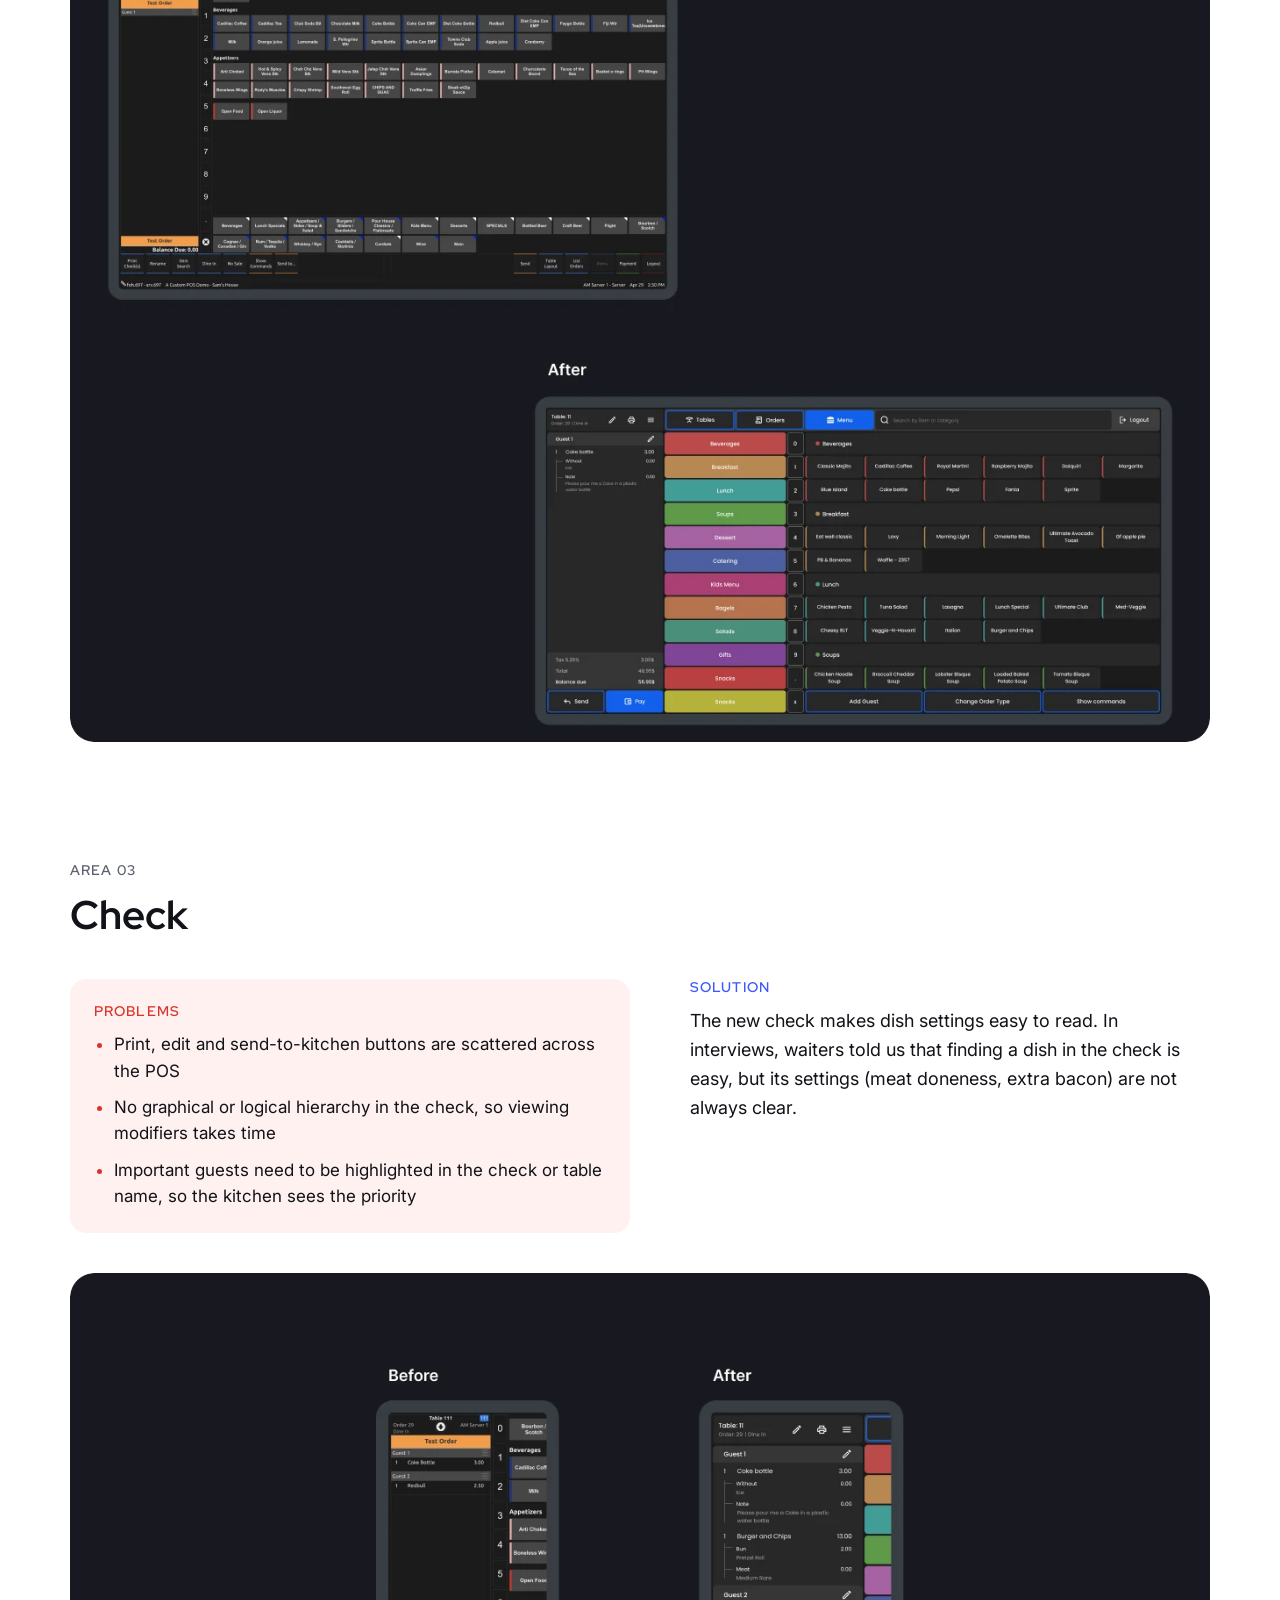
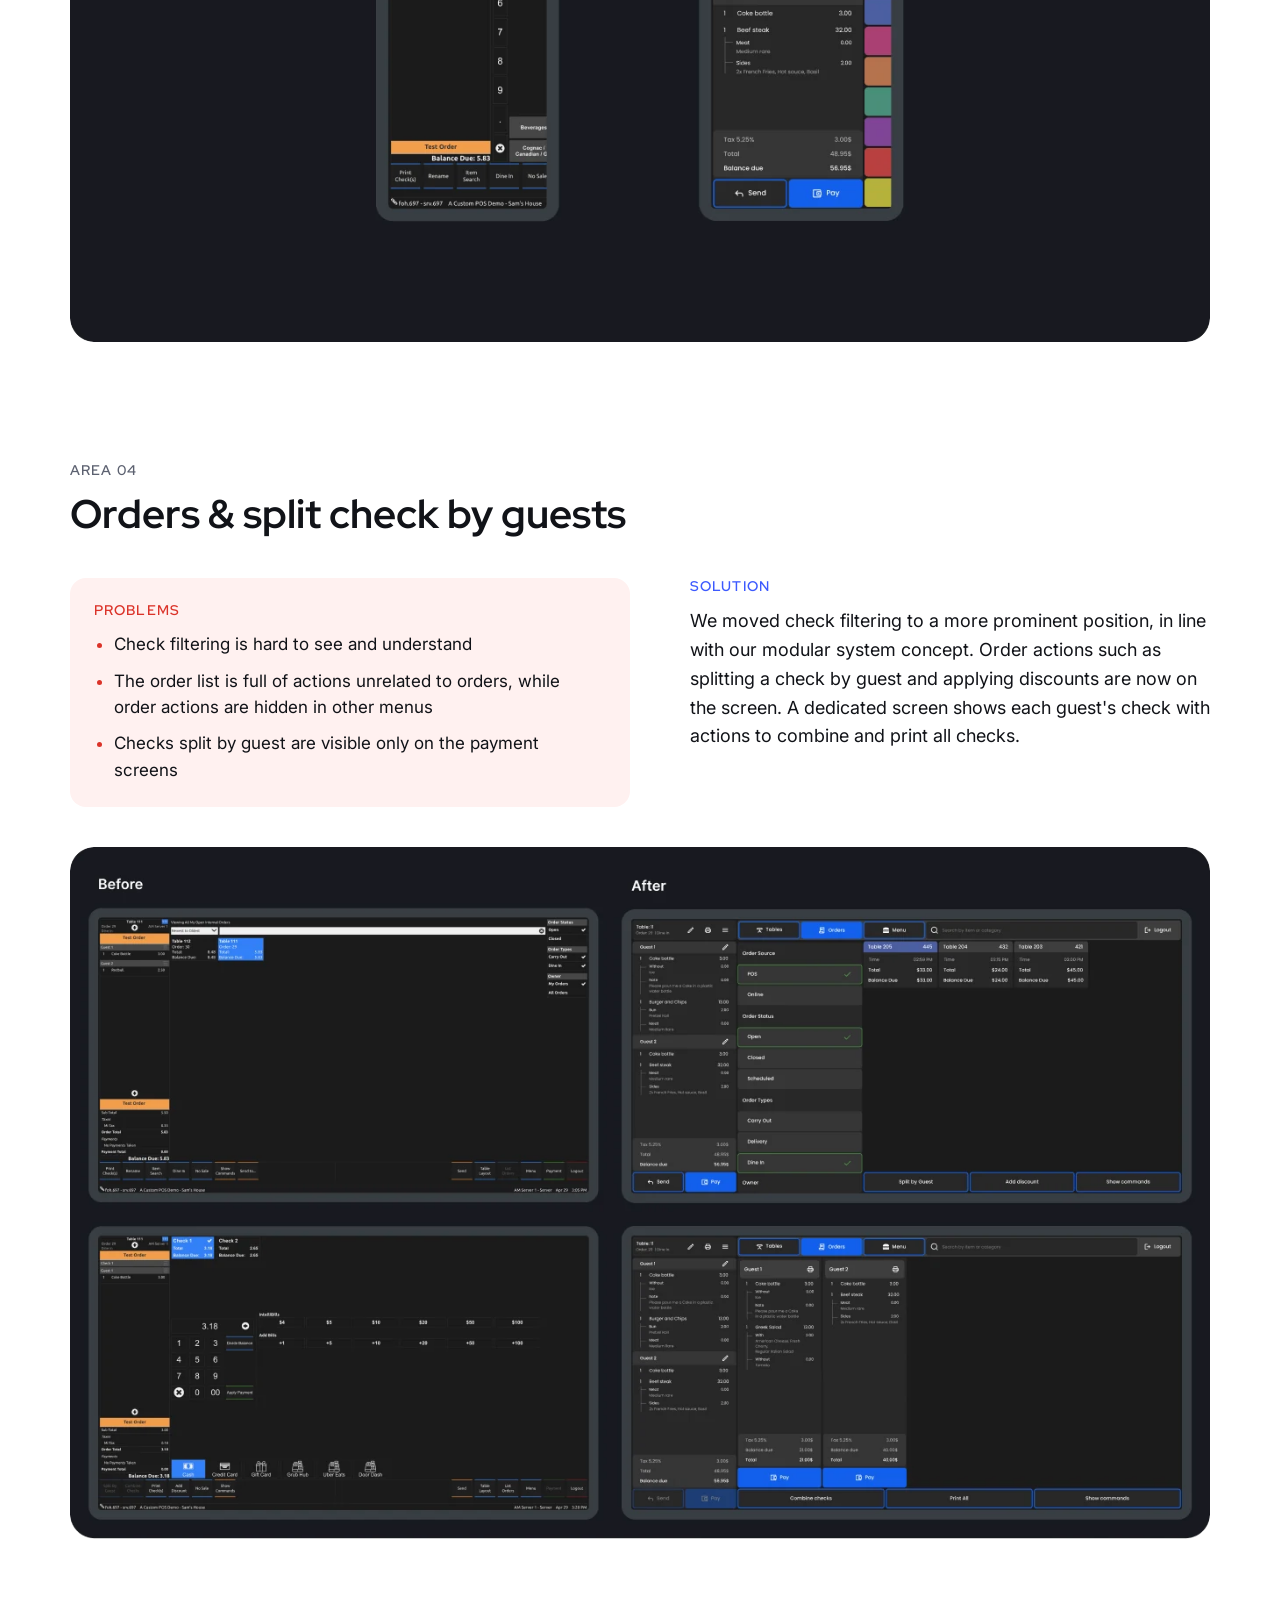
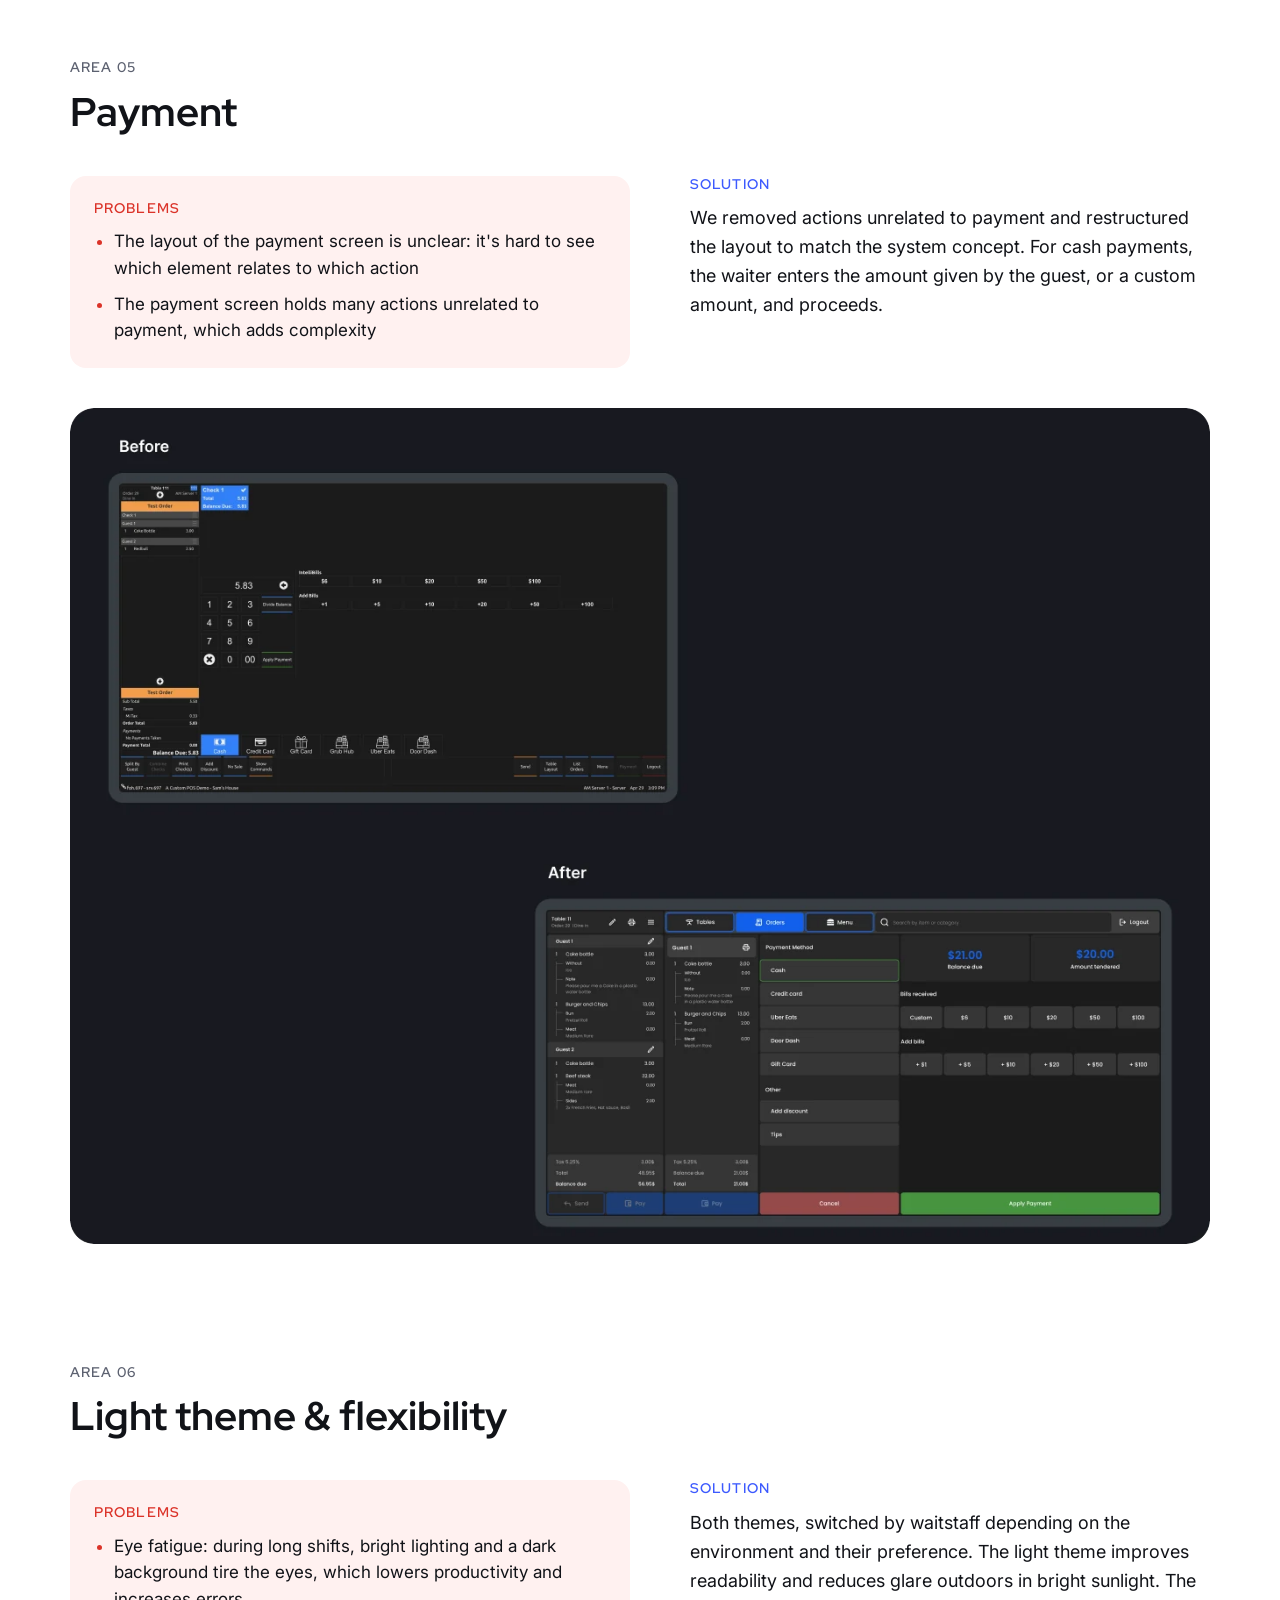
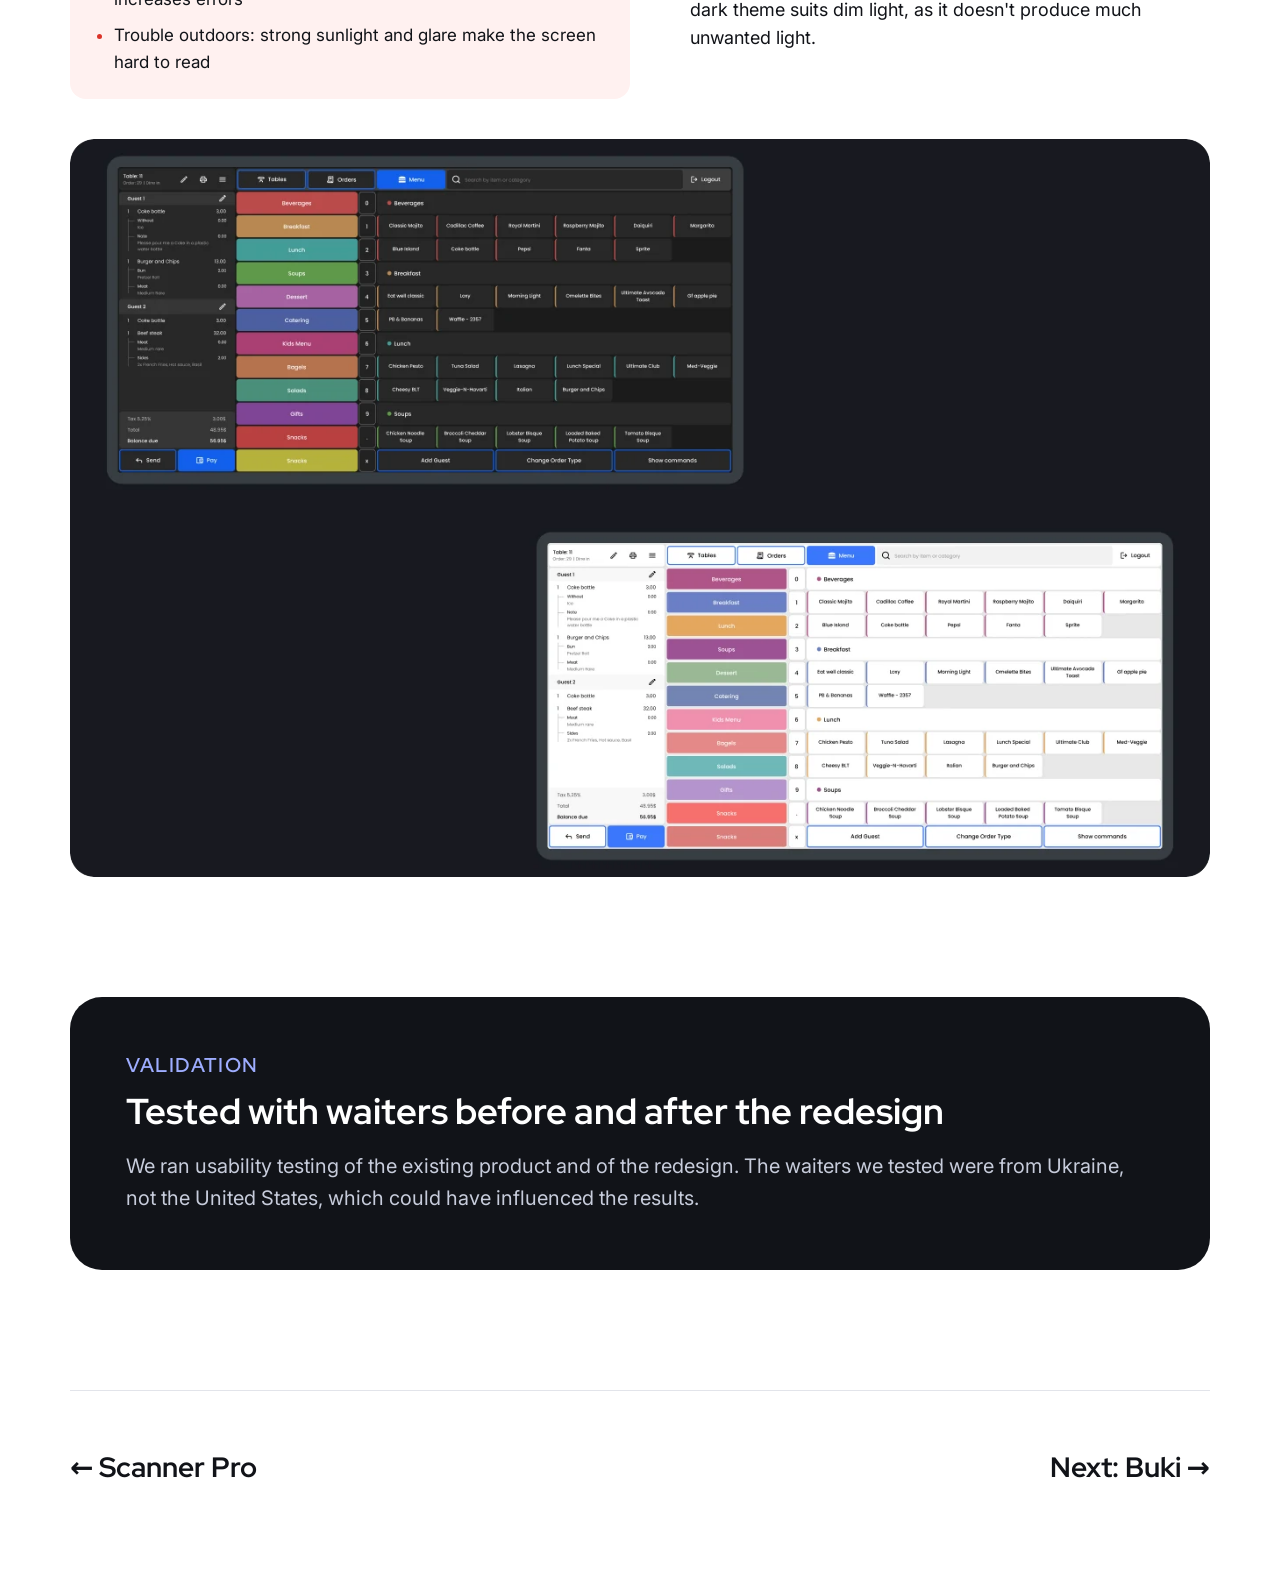
<file: spoton.html>
<!doctype html>
<html lang="en">
<head>
<meta charset="utf-8">
<meta name="viewport" content="width=device-width, initial-scale=1">
<title>SpotOn — Anna Zhernoklieieva</title>
<meta name="description" content="Restaurant POS system improvement, 2023.">
<meta property="og:title" content="SpotOn — case study">
<meta property="og:image" content="https://anna-design-1.github.io/img/og.jpg">
<link rel="icon" href="data:image/svg+xml,%3Csvg xmlns='http://www.w3.org/2000/svg' viewBox='0 0 32 32'%3E%3Crect width='32' height='32' rx='8' fill='%23111318'/%3E%3Ctext x='16' y='22' font-family='Arial' font-weight='700' font-size='18' text-anchor='middle' fill='white'%3EA%3C/text%3E%3C/svg%3E">
<link rel="preconnect" href="https://fonts.googleapis.com">
<link rel="preconnect" href="https://fonts.gstatic.com" crossorigin>
<link href="https://fonts.googleapis.com/css2?family=Inter:wght@400;500;600&family=Red+Hat+Display:wght@600;700&display=swap" rel="stylesheet">
<link rel="stylesheet" href="css/style.css">
</head>
<body>
<header class="container">
  <nav class="nav">
    <a class="logo" href="./">Anna Zhernoklieieva</a>
    <a href="./#work">Work</a>
    <a href="./#about">About</a>
    <a href="./#contact">Contact</a>
  </nav>
</header>

<main class="container">
  <section class="case-hero">
    <div>
      <p class="eyebrow">Restaurant POS · Redesign · 2023</p>
      <h1>SpotOn</h1>
      <p class="sub">Restaurant POS system improvement. SpotOn is a cloud-based point-of-sale solution for food ordering, tableside payments, customer retention and more.</p>
    </div>
    <dl class="summary">
      <div><dt>Problem</dt><dd>Onboarding for waiters is too long and complex. The dark interface becomes unreadable in some settings, from dimly lit restaurants to bright summer terraces. Item names are unbalanced: some take four lines, others one</dd></div>
      <div><dt>Tasks</dt><dd>Optimize adding menu items to the check and the checkout. Make this flow more accessible for beginners. Make the interface accessible in different working conditions</dd></div>
      <div><dt>Team</dt><dd>UI/UX designers: Anastasiia Vetchinkina, Maks Kozhanov, Oleh Yefimov and me</dd></div>
      <div><dt>My role</dt><dd>Described the action plan and strategy, conducted in-depth interviews, created a customer journey map from the findings, formulated hypotheses, redesigned the payment flow</dd></div>
    </dl>
  </section>

  <section class="block">
    <p class="eyebrow">Process</p>
    <ul class="chips">
      <li>Brief<span>1 day</span></li><li>Brainstorm<span>2 days</span></li><li>BPMN<span>3 days</span></li><li>Customer journey map<span>4 days</span></li>
      <li>Prioritization of hypotheses<span>2 days</span></li><li>Usability testing of the existing product<span>1 week</span></li><li>Design<span>1 week</span></li><li>Usability testing after redesign<span>1 week</span></li>
    </ul>
  </section>

  <section class="block">
    <div class="block-head">
      <p class="eyebrow">Research</p>
      <h2>Mapping the business processes</h2>
      <p>My team and I created a BPMN diagram of the business processes behind the SpotOn POS: the flow of activities, decision points and interactions. It showed where the processes could become more efficient and the system easier to use.</p>
    </div>
  </section>

  <section class="block-head">
    <p class="eyebrow">Identified problems and their solutions</p>
    <h2 style="font-size:40px">Six areas we redesigned</h2>
  </section>

  <section class="block">
    <div class="block-head"><p class="eyebrow">Area 01</p><h2>Navigation</h2></div>
    <div class="callout red" style="margin-bottom:40px"><p class="eyebrow red">Problems</p><ul>
      <li>The layout varies across screens, which makes quick navigation difficult</li>
      <li>Moving between the sections waitstaff need most (tables, menu, open checks) is slow</li>
      <li>On some screens it's hard to tell where you are in the system</li></ul></div>
    <figure><img src="img/so-nav.webp" alt="Navigation before and after" width="1300" height="953" loading="lazy"></figure>
  </section>

  <section class="block">
    <div class="block-head"><p class="eyebrow">Area 02</p><h2>Menu &amp; modifiers</h2></div>
    <div class="side wide">
      <div class="callout red"><p class="eyebrow red">Problems</p><ul>
        <li>Too few visual cues (icons, colors, images) to navigate the screens</li>
        <li>A large number of menu items takes up much of the screen</li>
        <li>The modifiers screen has too many functions and actions, so waiters spend extra time understanding the buttons</li></ul></div>
      <div><p class="eyebrow">Solution</p><p>The new menu stands out on the screen and scrolls vertically, so venues can load as many items as they need. Interviews showed that waitstaff first go to a menu category, which they remember by its color, and then pick the dish. We simplified the modifiers without reducing their capabilities: a clear sequence, convenient navigation and a user-friendly interface.</p></div>
    </div>
    <figure><img src="img/so-menu.webp" alt="Menu before and after" width="1300" height="954" loading="lazy"></figure>
  </section>

  <section class="block">
    <div class="block-head"><p class="eyebrow">Area 03</p><h2>Check</h2></div>
    <div class="side wide">
      <div class="callout red"><p class="eyebrow red">Problems</p><ul>
        <li>Print, edit and send-to-kitchen buttons are scattered across the POS</li>
        <li>No graphical or logical hierarchy in the check, so viewing modifiers takes time</li>
        <li>Important guests need to be highlighted in the check or table name, so the kitchen sees the priority</li></ul></div>
      <div><p class="eyebrow">Solution</p><p>The new check makes dish settings easy to read. In interviews, waiters told us that finding a dish in the check is easy, but its settings (meat doneness, extra bacon) are not always clear.</p></div>
    </div>
    <figure><img src="img/so-check.webp" alt="Check before and after" width="1300" height="762" loading="lazy"></figure>
  </section>

  <section class="block">
    <div class="block-head"><p class="eyebrow">Area 04</p><h2>Orders &amp; split check by guests</h2></div>
    <div class="side wide">
      <div class="callout red"><p class="eyebrow red">Problems</p><ul>
        <li>Check filtering is hard to see and understand</li>
        <li>The order list is full of actions unrelated to orders, while order actions are hidden in other menus</li>
        <li>Checks split by guest are visible only on the payment screens</li></ul></div>
      <div><p class="eyebrow">Solution</p><p>We moved check filtering to a more prominent position, in line with our modular system concept. Order actions such as splitting a check by guest and applying discounts are now on the screen. A dedicated screen shows each guest's check with actions to combine and print all checks.</p></div>
    </div>
    <figure><img src="img/so-orders.webp" alt="Orders and split checks before and after" width="1300" height="789" loading="lazy"></figure>
  </section>

  <section class="block">
    <div class="block-head"><p class="eyebrow">Area 05</p><h2>Payment</h2></div>
    <div class="side wide">
      <div class="callout red"><p class="eyebrow red">Problems</p><ul>
        <li>The layout of the payment screen is unclear: it's hard to see which element relates to which action</li>
        <li>The payment screen holds many actions unrelated to payment, which adds complexity</li></ul></div>
      <div><p class="eyebrow">Solution</p><p>We removed actions unrelated to payment and restructured the layout to match the system concept. For cash payments, the waiter enters the amount given by the guest, or a custom amount, and proceeds.</p></div>
    </div>
    <figure><img src="img/so-payment.webp" alt="Payment before and after" width="1300" height="953" loading="lazy"></figure>
  </section>

  <section class="block">
    <div class="block-head"><p class="eyebrow">Area 06</p><h2>Light theme &amp; flexibility</h2></div>
    <div class="side wide">
      <div class="callout red"><p class="eyebrow red">Problems</p><ul>
        <li>Eye fatigue: during long shifts, bright lighting and a dark background tire the eyes, which lowers productivity and increases errors</li>
        <li>Trouble outdoors: strong sunlight and glare make the screen hard to read</li></ul></div>
      <div><p class="eyebrow">Solution</p><p>Both themes, switched by waitstaff depending on the environment and their preference. The light theme improves readability and reduces glare outdoors in bright sunlight. The dark theme suits dim light, as it doesn't produce much unwanted light.</p></div>
    </div>
    <figure><img src="img/so-theme.webp" alt="Dark and light themes" width="1300" height="842" loading="lazy"></figure>
  </section>

  <section class="block dark">
    <p class="eyebrow">Validation</p>
    <h3>Tested with waiters before and after the redesign</h3>
    <p>We ran usability testing of the existing product and of the redesign. The waiters we tested were from Ukraine, not the United States, which could have influenced the results.</p>
  </section>

  <nav class="next-case"><a href="scanner-pro.html">← Scanner Pro</a><a href="buki.html">Next: Buki →</a></nav>
</main>
</body>
</html>
</file>
<file: css/style.css>
:root {
  --ink: #111318;
  --muted: #5c6170;
  --line: #e2e4ea;
  --soft: #f5f6fa;
  --accent: #3d5afe;
  --accent-soft: #eceffe;
  --panel: #e6ecfc;
  --night: #17191f;
  --red: #db3329;
  --red-soft: #fff1f0;
  --pink: #fce7ef;
  --pink-ink: #99215c;
  --on-dark: #c7ccdb;
  --on-dark-accent: #9eadff;
  --radius: 24px;
  --gutter: 70px;
  --max: 1300px;
  --display: "Red Hat Display", system-ui, sans-serif;
  --body: "Inter", system-ui, sans-serif;
}

* { box-sizing: border-box; }
html { scroll-behavior: smooth; }
body {
  margin: 0;
  background: #fff;
  color: var(--ink);
  font: 400 18px/1.6 var(--body);
  -webkit-font-smoothing: antialiased;
}
img { display: block; max-width: 100%; height: auto; }
a { color: inherit; }
h1, h2, h3, h4 { font-family: var(--display); font-weight: 700; margin: 0; line-height: 1.15; }
p { margin: 0; }

.container { width: 100%; max-width: calc(var(--max) + 2 * var(--gutter)); margin: 0 auto; padding: 0 var(--gutter); }

.eyebrow {
  font: 600 14px/1.2 var(--display);
  letter-spacing: .08em;
  text-transform: uppercase;
  color: var(--accent);
  margin-bottom: 12px;
}
.eyebrow.muted { color: var(--muted); }
.eyebrow.red { color: var(--red); }
.eyebrow.pink { color: var(--pink-ink); }
.muted { color: var(--muted); }

/* Nav */
.nav { display: flex; align-items: center; gap: 36px; padding: 28px 0; }
.nav .logo { font: 700 20px/1.2 var(--display); text-decoration: none; margin-right: auto; }
.nav a { text-decoration: none; font-weight: 500; font-size: 16px; }
.nav a:hover { color: var(--accent); }

/* Buttons */
.btn {
  display: inline-block; padding: 16px 28px; border-radius: 999px;
  font: 600 16px/1.2 var(--body); text-decoration: none;
  border: 1px solid var(--line); background: #fff; color: var(--ink);
}
.btn.primary { background: var(--ink); color: #fff; border-color: var(--ink); }
.btn:hover { border-color: var(--accent); }
.btn.primary:hover { background: var(--accent); border-color: var(--accent); }
.ctas { display: flex; flex-wrap: wrap; gap: 16px; margin-top: 12px; }

/* Home */
.hero { padding-block: 140px; display: grid; gap: 28px; }
.hero h1 { font-size: clamp(44px, 6vw, 72px); line-height: 1.1; max-width: 1100px; }
.hero .lead { font-size: 22px; line-height: 1.55; color: var(--muted); max-width: 820px; }

.section { padding-block: 120px; }
.section.tight-top { padding-top: 40px; }
.section h2 { font-size: clamp(32px, 4vw, 48px); }
.section-head { margin-bottom: 48px; }

.cards { display: grid; grid-template-columns: 1fr 1fr; gap: 20px; }
.card { display: grid; gap: 20px; align-content: start; text-decoration: none; }
.card .thumb { border-radius: var(--radius); overflow: hidden; aspect-ratio: 640 / 440; background: var(--soft); }
.card.small .thumb { aspect-ratio: 640 / 320; }
.card .thumb img { width: 100%; height: 100%; object-fit: cover; object-position: top left; transition: transform .4s ease; }
.card:hover .thumb img { transform: scale(1.03); }
.card .thumb.night { background: var(--night); }
.card .thumb.panel { background: var(--panel); }
.card h3 { font-size: 36px; }
.card.small h3 { font-size: 28px; }
.card p { color: var(--muted); }
.card .more { color: var(--accent); font-weight: 600; font-size: 16px; }
.card .eyebrow { margin-bottom: 0; color: var(--muted); }

.about { background: var(--soft); }
.about-grid { display: grid; grid-template-columns: 400px 1fr; gap: 100px; }
.about-grid .intro { font-size: 20px; color: var(--muted); }
.principles { display: grid; grid-template-columns: repeat(3, 1fr); gap: 20px; margin-top: 32px; }
.principle { background: #fff; border-radius: 20px; padding: 24px; }
.principle h3 { font-size: 20px; margin-bottom: 8px; }
.principle p { font-size: 15px; color: var(--muted); }
.timeline { margin-top: 48px; display: grid; gap: 0; }
.timeline .row { display: grid; grid-template-columns: 220px 1fr; gap: 24px; padding: 20px 0; border-top: 1px solid var(--line); }
.timeline .when { color: var(--muted); font-size: 16px; }
.timeline .what { font-weight: 600; }
.timeline .what span { font-weight: 400; color: var(--muted); }

.contact { background: var(--night); color: #fff; }
.contact h2 { font-size: clamp(36px, 5vw, 56px); max-width: 1000px; margin-bottom: 28px; }
.contact .eyebrow { color: var(--on-dark-accent); }
.contact .links { display: flex; flex-wrap: wrap; gap: 40px; font: 600 20px/1.2 var(--body); }
.contact .links a { text-decoration: none; }
.contact .links a:hover { color: var(--on-dark-accent); }
.contact .copy { margin-top: 48px; color: #9a9eab; font-size: 14px; }

/* Case pages */
.case-hero { display: grid; grid-template-columns: 1fr 640px; gap: 100px; padding: 80px 0 120px; }
.case-hero h1 { font-size: clamp(56px, 7vw, 80px); line-height: 1.05; margin-bottom: 24px; }
.case-hero .sub { font-size: 22px; line-height: 1.45; color: var(--muted); }
.summary { background: var(--soft); border-radius: var(--radius); padding: 12px 32px; margin: 0; }
.summary div { display: grid; grid-template-columns: 140px 1fr; gap: 24px; padding: 20px 0; border-bottom: 1px solid var(--line); font-size: 15px; line-height: 1.5; }
.summary div:last-child { border-bottom: 0; }
.summary dt { font-weight: 600; }
.summary dd { margin: 0; color: var(--muted); }

.block { margin-bottom: 120px; }
.block > h2, .block-head h2 { font-size: 40px; line-height: 1.2; }
.block-head { margin-bottom: 40px; }
.block-head p { margin-top: 16px; color: var(--muted); }
.two { display: grid; grid-template-columns: 1fr 1fr; gap: 100px; }
.side { display: grid; grid-template-columns: 420px 1fr; gap: 60px; margin-bottom: 40px; align-items: start; }
.side.wide { grid-template-columns: 560px 1fr; }
.stack { display: grid; gap: 20px; }

.callout { border-radius: 16px; padding: 24px; background: var(--soft); font-size: 17px; line-height: 1.55; }
.callout.red { background: var(--red-soft); }
.callout.accent { background: var(--accent-soft); }
.callout ul { margin: 0; padding-left: 20px; }
.callout li + li { margin-top: 10px; }
.callout.red li::marker { color: var(--red); }

.leads { display: grid; gap: 18px; }
.leads p { line-height: 1.55; }
.leads b { font-weight: 600; }

ol.goals { list-style: none; padding: 0; margin: 0; counter-reset: g; display: grid; gap: 16px; }
ol.goals li { counter-increment: g; display: grid; grid-template-columns: 32px 1fr; }
ol.goals li::before { content: counter(g, decimal-leading-zero); font: 700 18px/1.5 var(--display); color: var(--accent); }

figure { margin: 0 0 40px; }
figure img { width: 100%; border-radius: var(--radius); }
figcaption { margin-top: 16px; font-size: 15px; color: var(--muted); }

.tiles { display: grid; grid-template-columns: repeat(3, 1fr); gap: 20px; }
.tiles.two-col { grid-template-columns: 1fr 1fr; }
.tile { background: var(--soft); border-radius: 20px; padding: 28px; }
.tile.accent { background: var(--accent-soft); }
.tile h3 { font-size: 22px; line-height: 1.3; margin-bottom: 10px; }
.tile p { font-size: 16px; color: var(--muted); }
.stat { font: 700 56px/1.1 var(--display); color: var(--accent); margin-bottom: 10px; }

.dark { background: var(--ink); color: #fff; border-radius: 32px; padding: 56px; }
.dark .eyebrow { color: var(--on-dark-accent); }
.dark h3 { font-size: 36px; line-height: 1.25; margin-bottom: 16px; }
.dark p { color: var(--on-dark); font-size: 20px; }
.dark .cols { display: grid; grid-template-columns: repeat(3, 1fr); gap: 24px; }
.dark .cols h4 { font-size: 24px; margin: 10px 0; }
.dark .cols p { font-size: 17px; }
.dark .num { font: 700 18px/1 var(--display); color: var(--on-dark-accent); }

.role-cards { display: grid; grid-template-columns: repeat(3, 1fr); gap: 20px; margin: 32px 0; }
.role-cards div { background: var(--accent-soft); border-radius: 20px; padding: 28px; }
.role-cards h3 { font-size: 22px; margin-bottom: 8px; }
.role-cards p { font-size: 16px; color: var(--muted); }

.chips { display: flex; flex-wrap: wrap; gap: 12px; list-style: none; padding: 0; margin: 0; }
.chips li { border: 1px solid var(--line); border-radius: 999px; padding: 12px 18px; font-size: 15px; font-weight: 500; }
.chips li span { color: var(--muted); font-weight: 400; margin-left: 6px; }

.quotes { display: grid; grid-template-columns: 1fr 1fr; gap: 16px; }
.quote { background: var(--pink); color: var(--pink-ink); border-radius: 14px; padding: 16px 18px; font-style: italic; font-size: 16px; line-height: 1.45; }
.tag { display: inline-block; background: var(--accent); color: #fff; border-radius: 999px; padding: 5px 12px; font: 600 12px/1.2 var(--display); letter-spacing: .06em; text-transform: uppercase; margin-left: 10px; vertical-align: middle; }

.next-case { border-top: 1px solid var(--line); padding: 60px 0 100px; display: flex; justify-content: space-between; gap: 24px; flex-wrap: wrap; }
.next-case a { text-decoration: none; font: 700 28px/1.2 var(--display); }
.next-case a:hover { color: var(--accent); }

/* Responsive */
@media (max-width: 1100px) {
  :root { --gutter: 40px; }
  .case-hero, .about-grid, .two, .side, .side.wide { grid-template-columns: 1fr; gap: 40px; }
  .principles, .tiles, .role-cards, .dark .cols { grid-template-columns: 1fr 1fr; }
}
@media (max-width: 720px) {
  :root { --gutter: 16px; --radius: 16px; }
  body { font-size: 17px; }
  .nav { gap: 16px; flex-wrap: wrap; }
  .nav .logo { width: 100%; }
  .hero { padding-block: 64px; }
  .section { padding-block: 72px; }
  .section.tight-top { padding-top: 24px; }
  .cards, .principles, .tiles, .tiles.two-col, .role-cards, .dark .cols, .quotes { grid-template-columns: 1fr; }
  .timeline .row, .summary div { grid-template-columns: 1fr; gap: 4px; }
  .case-hero { padding: 40px 0 72px; }
  .block { margin-bottom: 72px; }
  .block > h2, .block-head h2 { font-size: 30px; }
  .dark { padding: 32px 24px; border-radius: 20px; }
  .dark h3 { font-size: 26px; }
  .stat { font-size: 44px; }
  .summary { padding: 8px 20px; }
}
</file>
